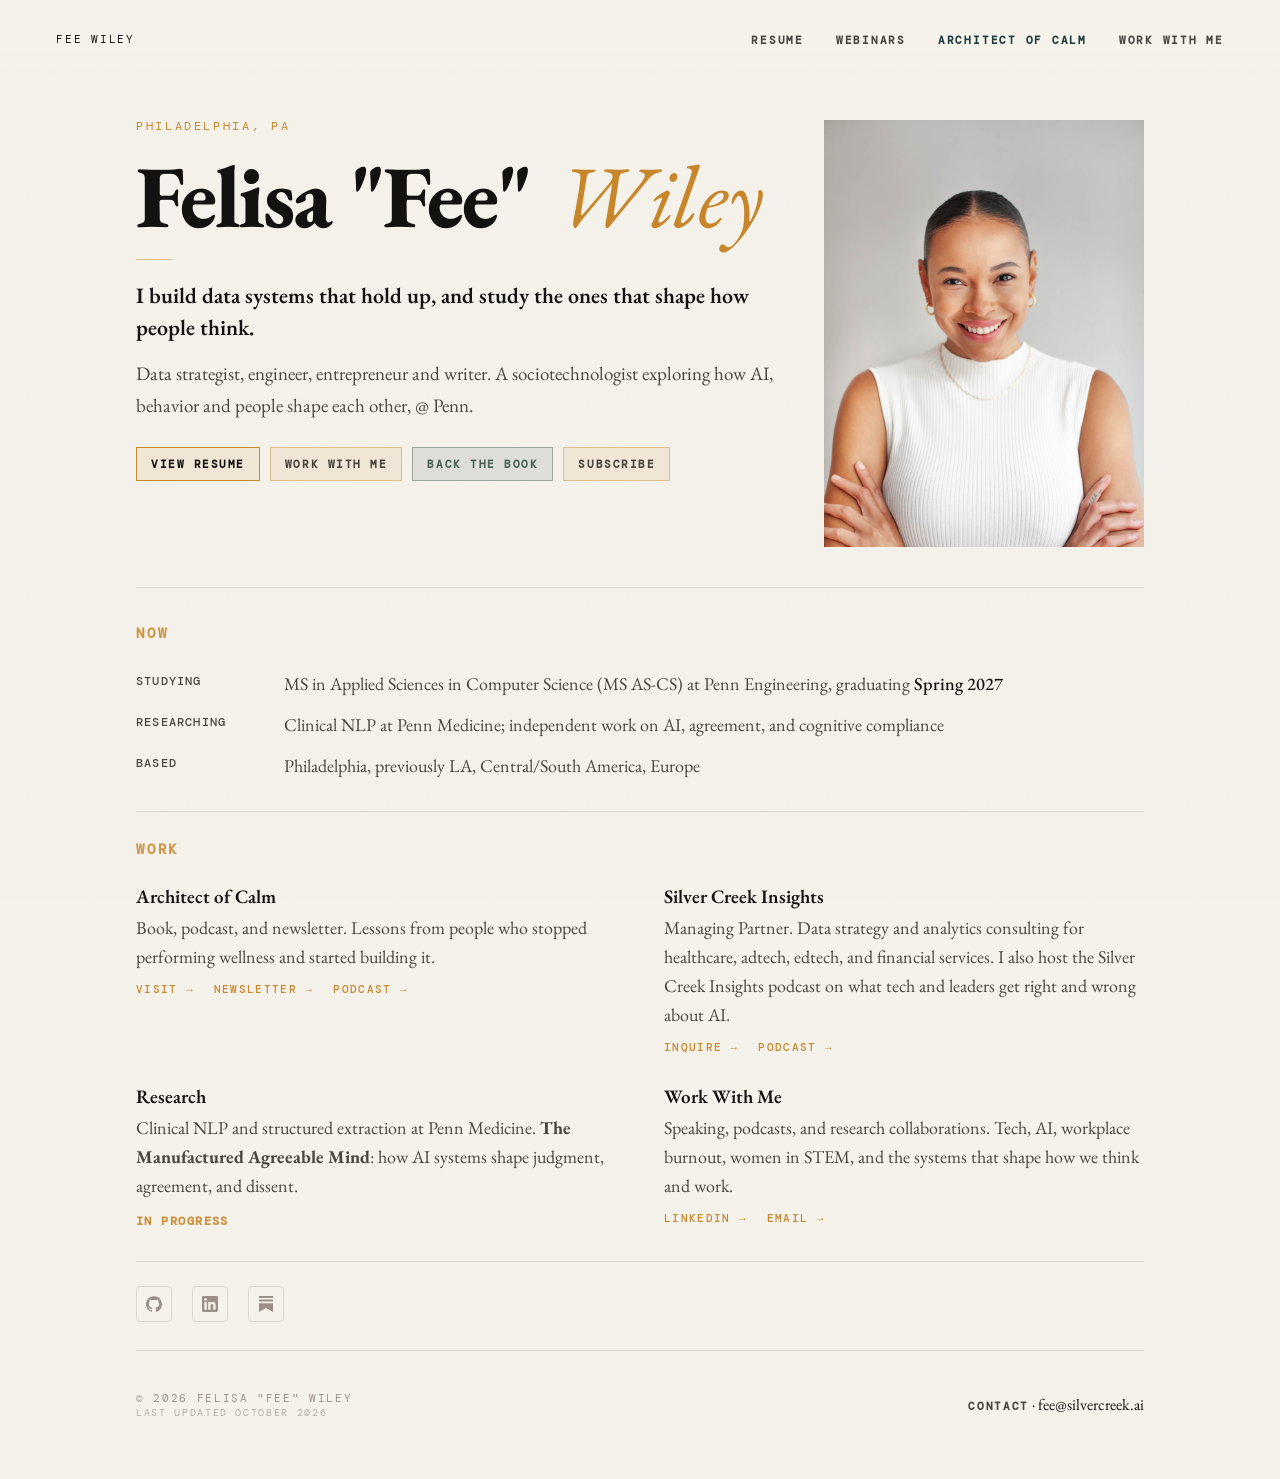
<file: index.html>
<!DOCTYPE html>
<html lang="en">
<head>
<!-- Google tag (gtag.js) -->
<script async src="https://www.googletagmanager.com/gtag/js?id=G-91Y5TKY8RS"></script>
<script>
  window.dataLayer = window.dataLayer || [];
  function gtag(){dataLayer.push(arguments);}
  gtag('js', new Date());

  gtag('config', 'G-91Y5TKY8RS');
</script>
<meta charset="UTF-8">
<meta name="viewport" content="width=device-width, initial-scale=1.0">
<title>Felisa &quot;Fee&quot; Wiley | Data Engineer, Researcher &amp; Author</title>
<meta name="description" content="Felisa &quot;Fee&quot; Wiley builds data systems that hold up and studies how technology shapes judgment. Penn MCIT, clinical NLP research, Architect of Calm, and Silver Creek consulting.">
<meta property="og:site_name" content="Felisa &quot;Fee&quot; Wiley">
<meta property="og:title" content="Felisa &quot;Fee&quot; Wiley">
<meta property="og:description" content="Felisa &quot;Fee&quot; Wiley: data engineer, clinical AI researcher, and author of Architect of Calm. Resume, talks, consulting, and book updates.">
<meta property="og:type" content="website">
<meta property="og:url" content="https://feewiley.co/">
<meta property="og:image" content="https://feewiley.co/assets/images/profile_pic.jpg">
<meta name="twitter:card" content="summary_large_image">
<meta name="twitter:title" content="Felisa &quot;Fee&quot; Wiley">
<meta name="twitter:description" content="Data engineer, clinical AI researcher, and author of Architect of Calm.">
<meta name="twitter:image" content="https://feewiley.co/assets/images/profile_pic.jpg">
<link rel="canonical" href="https://feewiley.co/">
<script>
  if (/\/index\.html$/i.test(location.pathname)) {
    location.replace(location.pathname.replace(/index\.html$/i, '/') + location.search + location.hash);
  }
</script>
<link rel="icon" href="assets/images/favicon.ico" type="image/x-icon">
<link rel="icon" href="assets/images/favicon-32x32.png" sizes="32x32" type="image/png">
<link rel="icon" href="assets/images/favicon-16x16.png" sizes="16x16" type="image/png">
<link rel="apple-touch-icon" href="assets/images/apple-touch-icon.png">
<link rel="icon" href="assets/images/android-chrome-192x192.png" sizes="192x192" type="image/png">
<link rel="icon" href="assets/images/android-chrome-512x512.png" sizes="512x512" type="image/png">
<link href="https://fonts.googleapis.com/css2?family=EB+Garamond:ital,wght@0,400;0,500;0,700;0,800;1,400;1,500&family=DM+Mono:wght@300;400;500&display=swap" rel="stylesheet">
<style>
:root {
  --bg:         #f5f2eb;
  --ink:        #141210;
  --ink-mid:    #4a4540;
  --ink-dim:    #9a9088;
  --amber:      #c8862a;
  --amber-dim:  #b07624;
  --rule:       #ddd8ce;
  --aoc-teal:   #1e3d40;
  --aoc-teal-mid: #2a5254;
  --aoc-cream:  #f0ebe0;
  --aoc-bridge: #4a6358;
}

* { margin: 0; padding: 0; box-sizing: border-box; }
html { scroll-behavior: smooth; }

body {
  background: var(--bg);
  color: var(--ink);
  font-family: 'EB Garamond', serif;
  min-height: 100vh;
}

/* grain */
body::before {
  content: '';
  position: fixed;
  inset: 0;
  background-image: url("data:image/svg+xml,%3Csvg xmlns='http://www.w3.org/2000/svg' width='200' height='200'%3E%3Cfilter id='n'%3E%3CfeTurbulence type='fractalNoise' baseFrequency='0.8' numOctaves='4' stitchTiles='stitch'/%3E%3C/filter%3E%3Crect width='200' height='200' filter='url(%23n)' opacity='0.025'/%3E%3C/svg%3E");
  pointer-events: none;
  z-index: 0;
}

/* ── LAYOUT ── */
.container {
  position: relative;
  z-index: 1;
  max-width: 1120px;
  margin: 0 auto;
  padding: 0 56px;
}

/* ── HERO GRID ── */
.hero-grid {
  display: grid;
  grid-template-columns: 1fr 320px;
  gap: 0 48px;
  align-items: start;
  padding: 120px 0 40px;
  animation: fadeUp 0.7s ease both;
}

.hero-left {
  display: flex;
  flex-direction: column;
}

.hero-right {
  align-self: start;
  padding-top: 0;
}

.hero-photo {
  width: 100%;
  aspect-ratio: 3 / 4;
  object-fit: cover;
  object-position: center top;
  display: block;
}

.hero-photo-caption {
  font-family: 'DM Mono', monospace;
  font-size: 18px;
  letter-spacing: 0.15em;
  text-transform: uppercase;
  color: var(--ink-dim);
  margin-top: 10px;
  opacity: 0.5;
}

/* ── NAV ── */
nav {
  position: fixed;
  top: 0; left: 0; right: 0;
  z-index: 100;
  padding: 28px 56px;
  display: flex;
  justify-content: space-between;
  align-items: center;
  background: linear-gradient(to bottom, rgba(245,242,235,0.95) 60%, transparent);
}

.nav-name {
  font-family: 'DM Mono', monospace;
  font-size: 11px;
  letter-spacing: 0.16em;
  text-transform: uppercase;
  color: var(--ink);
  text-decoration: none;
}

.nav-links {
  display: flex;
  gap: 32px;
  list-style: none;
  align-items: center;
}

.nav-links a {
  font-family: 'DM Mono', monospace;
  font-size: 11px;
  letter-spacing: 0.16em;
  text-transform: uppercase;
  color: var(--ink-mid);
  font-weight: 600;
  text-decoration: none;
  transition: color 0.2s;
}

.nav-links a:hover,
.nav-links a.active { color: var(--amber); }

.nav-links a.nav-aoc {
  color: var(--aoc-teal);
  font-weight: 600;
}

.nav-links a.nav-aoc:hover {
  color: var(--aoc-teal);
}

/* ── HERO ── */


.hero-greeting {
  font-family: 'DM Mono', monospace;
  font-size: 12px;
  letter-spacing: 0.22em;
  text-transform: uppercase;
  color: var(--amber);
  margin-bottom: 24px;
  margin-top: 0;
  line-height: 1;
}

.hero-name {
  font-size: clamp(56px, 8vw, 88px);
  font-weight: 800;
  line-height: 0.9;
  letter-spacing: -0.025em;
  color: var(--ink);
}

.hero-name em {
  display: inline;
  font-weight: 400;
  font-style: italic;
  color: var(--amber);
  margin-left: 0.08em;
  letter-spacing: 0;
}

.hero-rule {
  width: 36px;
  height: 1px;
  background: var(--amber);
  opacity: 0.5;
  margin: 24px 0 20px;
}

.hero-tagline {
  font-size: 22px;
  font-weight: 600;
  line-height: 1.45;
  color: var(--ink);
  max-width: 640px;
  margin-bottom: 14px;
}

.hero-bio {
  font-size: 19px;
  line-height: 1.7;
  color: var(--ink-mid);
  max-width: 680px;
  margin-bottom: 0;
}

.hero-cta {
  display: flex;
  gap: 10px;
  margin-top: 24px;
  flex-wrap: wrap;
  align-items: center;
}

@media (min-width: 880px) {
  .hero-cta { flex-wrap: nowrap; }
}

.hero-btn {
  font-family: 'DM Mono', monospace;
  font-size: 11px;
  font-weight: 600;
  letter-spacing: 0.14em;
  text-transform: uppercase;
  text-decoration: none;
  padding: 9px 14px;
  white-space: nowrap;
  flex-shrink: 0;
  border: 1px solid rgba(200, 134, 42, 0.4);
  background: rgba(200, 134, 42, 0.1);
  color: var(--ink-mid);
  box-shadow: none;
  transition: border-color 0.2s, color 0.2s, background 0.2s, box-shadow 0.2s;
}

.hero-btn-primary {
  border-color: var(--amber);
  color: var(--ink);
}

.hero-btn:not(.hero-btn-aoc):hover {
  background: var(--amber);
  border-color: var(--amber);
  color: var(--bg);
  box-shadow: 0 3px 14px rgba(200, 134, 42, 0.28);
}

.hero-btn-primary:hover {
  background: var(--amber-dim);
  border-color: var(--amber-dim);
  color: var(--bg);
  box-shadow: 0 3px 14px rgba(200, 134, 42, 0.32);
}

.hero-btn-aoc {
  border-color: rgba(74, 99, 88, 0.45);
  background: rgba(30, 61, 64, 0.1);
  color: var(--aoc-bridge);
}

.hero-btn-aoc:hover {
  background: var(--aoc-teal);
  border-color: var(--aoc-teal);
  color: var(--aoc-cream);
  box-shadow: 0 3px 14px rgba(30, 61, 64, 0.35);
}

.work-wip {
  font-family: 'DM Mono', monospace;
  font-size: 12px;
  letter-spacing: 0.12em;
  text-transform: uppercase;
  color: var(--amber);
  font-weight: 600;
  margin-top: 12px;
  opacity: 0.9;
}

/* ── SECTION ── */
section {
  position: relative;
  z-index: 1;
  padding: 28px 0;
  border-top: 1px solid var(--rule);
  animation: fadeUp 0.7s 0.15s ease both;
}

section#now {
  padding-top: 36px;
  padding-bottom: 32px;
}

.section-label {
  font-family: 'DM Mono', monospace;
  font-size: 14px;
  font-weight: 700;
  letter-spacing: 0.2em;
  text-transform: uppercase;
  color: var(--amber);
  margin-bottom: 28px;
  opacity: 0.85;
}

/* ── WORK ── */
.work-grid {
  display: grid;
  grid-template-columns: 1fr 1fr;
  gap: 32px 48px;
}

.work-item {}

.work-title {
  font-size: 19px;
  font-weight: 600;
  color: var(--ink);
  margin-bottom: 6px;
  line-height: 1.2;
}

.work-desc {
  font-size: 18px;
  color: var(--ink-mid);
  line-height: 1.6;
}

.work-links {
  display: flex;
  gap: 20px;
  margin-top: 10px;
  flex-wrap: wrap;
}

.work-link {
  font-family: 'DM Mono', monospace;
  font-size: 11px;
  letter-spacing: 0.12em;
  text-transform: uppercase;
  color: var(--amber);
  text-decoration: none;
  font-weight: 500;
  transition: opacity 0.2s;
}

.work-link:hover { opacity: 0.7; }

.work-bullets {
  list-style: none;
  margin-top: 10px;
  display: flex;
  flex-direction: column;
  gap: 5px;
}

.work-bullets li {
  font-size: 16px;
  line-height: 1.45;
  color: var(--ink-mid);
  display: flex;
  gap: 10px;
}

.work-bullets li::before {
  content: '—';
  color: var(--amber);
  opacity: 0.5;
  flex-shrink: 0;
  font-family: 'DM Mono', monospace;
  font-size: 11px;
  padding-top: 2px;
}

.work-social {
  margin-top: 28px;
  padding-top: 24px;
  border-top: 1px solid var(--rule);
}

/* ── SOCIAL ── */
.social-row {
  display: flex;
  gap: 20px;
  margin-top: 32px;
  align-items: center;
}

.social-link {
  display: flex;
  align-items: center;
  justify-content: center;
  width: 36px;
  height: 36px;
  border: 1px solid var(--rule);
  border-radius: 4px;
  color: var(--ink-dim);
  text-decoration: none;
  transition: border-color 0.2s, color 0.2s;
}

.social-link:hover {
  border-color: var(--amber);
  color: var(--amber);
}

.social-link svg {
  width: 16px;
  height: 16px;
  fill: currentColor;
}

/* ── NOW ── */
.now-list {
  list-style: none;
  display: flex;
  flex-direction: column;
  gap: 14px;
}

.now-list li {
  display: grid;
  grid-template-columns: 132px 1fr;
  gap: 16px;
  font-size: 18px;
  line-height: 1.5;
}

.now-key {
  font-family: 'DM Mono', monospace;
  font-size: 12px;
  letter-spacing: 0.1em;
  text-transform: uppercase;
  color: var(--ink-mid);
  font-weight: 500;
  padding-top: 2px;
}

.now-val { color: var(--ink-mid); }
.now-val strong { color: var(--ink); font-weight: 500; }

/* ── WRITING / PROJECTS ── */
.project-list {
  display: flex;
  flex-direction: column;
  gap: 0;
}

.project-item {
  display: flex;
  justify-content: space-between;
  align-items: baseline;
  padding: 16px 0;
  border-bottom: 1px solid var(--rule);
  text-decoration: none;
  transition: opacity 0.2s;
}

.project-item:first-child { border-top: 1px solid var(--rule); }
.project-item:hover { opacity: 0.6; }

.project-name {
  font-size: 18px;
  font-weight: 500;
  color: var(--ink);
}

.project-meta {
  font-family: 'DM Mono', monospace;
  font-size: 18px;
  letter-spacing: 0.15em;
  text-transform: uppercase;
  color: var(--ink-dim);
}

/* ── FOOTER ── */
footer {
  position: relative;
  z-index: 1;
  padding: 40px 0 60px;
  border-top: 1px solid var(--rule);
}

.footer-inner {
  display: flex;
  justify-content: space-between;
  align-items: center;
}

footer p {
  font-family: 'DM Mono', monospace;
  font-size: 11px;
  letter-spacing: 0.15em;
  text-transform: uppercase;
  color: var(--ink-dim);
}

.footer-links {
  display: flex;
  gap: 24px;
  list-style: none;
}

.footer-links a {
  font-family: 'DM Mono', monospace;
  font-size: 11px;
  letter-spacing: 0.15em;
  text-transform: uppercase;
  color: var(--ink-mid);
  font-weight: 600;
  text-decoration: none;
  transition: color 0.2s;
}

.footer-links a:hover { color: var(--amber); }

@keyframes fadeUp {
  from { opacity: 0; transform: translateY(14px); }
  to   { opacity: 1; transform: translateY(0); }
}

@media (max-width: 768px) {
  nav { padding: 20px 24px; }
  .nav-links { gap: 20px; flex-wrap: wrap; justify-content: flex-end; }
  .container { padding: 0 24px; }

  .hero-grid {
    grid-template-columns: 1fr;
    padding: 100px 0 32px;
    gap: 24px;
  }

  .hero-left { order: 1; }
  .hero-right { order: 2; width: 100%; padding-bottom: 0; }

  .hero-greeting { display: none; }

  .hero-photo {
    aspect-ratio: 4 / 3;
    object-position: center 15%;
  }

  .hero-cta {
    flex-wrap: wrap;
  }

  .work-grid { grid-template-columns: 1fr; gap: 24px; }
  .now-list li { grid-template-columns: 100px 1fr; }
  .footer-inner { flex-direction: column; gap: 16px; align-items: flex-start; }
}
</style>
</head>
<body>

<nav>
  <a href="/" class="nav-name">Fee Wiley</a>
  <ul class="nav-links">
    <li><a href="/resume/">Resume</a></li>
    <li><a href="/webinars/">Webinars</a></li>
    <li><a href="/aoc/" class="nav-aoc">Architect of Calm</a></li>
    <li><a href="/#with-me">Work With Me</a></li>
  </ul>
</nav>

<!-- HERO -->
<div class="container">
  <div class="hero-grid">

    <!-- LEFT: TEXT -->
    <div class="hero-left">
      <div class="hero-greeting">Philadelphia, PA</div>
      <h1 class="hero-name">Felisa "Fee" <em>Wiley</em></h1>
      <div class="hero-rule"></div>
      <p class="hero-tagline">I build data systems that hold up, and study the ones that shape how people think.</p>
      <p class="hero-bio">Data strategist, engineer, entrepreneur and writer. A sociotechnologist exploring how AI, behavior and people shape each other, @ Penn.</p>
      <div class="hero-cta">
        <a href="/resume/" class="hero-btn hero-btn-primary">View Resume</a>
        <a href="/#with-me" class="hero-btn">Work With Me</a>
        <a href="/aoc/" class="hero-btn hero-btn-aoc">Back the book</a>
        <a href="https://felisawiley.substack.com/" class="hero-btn" target="_blank" rel="noopener">Subscribe</a>
      </div>
    </div>

    <!-- RIGHT: PHOTO -->
    <div class="hero-right">
      <img src="assets/images/profile_pic.jpg" alt="Fee Wiley" class="hero-photo">
    </div>

  </div>

  <!-- NOW -->
  <section id="now">
    <div class="section-label">Now</div>
    <ul class="now-list">
      <li>
        <span class="now-key">Studying</span>
        <span class="now-val">MS in Applied Sciences in Computer Science (MS AS-CS) at Penn Engineering, graduating <strong>Spring 2027</strong></span>
      </li>
      <li>
        <span class="now-key">Researching</span>
        <span class="now-val">Clinical NLP at Penn Medicine; independent work on AI, agreement, and cognitive compliance</span>
      </li>
      <li>
        <span class="now-key">Based</span>
        <span class="now-val">Philadelphia, previously LA, Central/South America, Europe</span>
      </li>
    </ul>
  </section>

  <!-- WORK -->
  <section id="work">
    <div class="section-label">Work</div>
    <div class="work-grid">

      <div class="work-item">
        <div class="work-title">Architect of Calm</div>
        <div class="work-desc">Book, podcast, and newsletter. Lessons from people who stopped performing wellness and started building it.</div>
        <div class="work-links">
          <a href="/aoc/" class="work-link">Visit →</a>
          <a href="https://felisawiley.substack.com/" class="work-link" target="_blank" rel="noopener">Newsletter →</a>
          <a href="https://open.spotify.com/show/7gPqBgYccM6GZb5tQmeY8F?utm_source=from-website&utm_medium=from-website&utm_campaign=from-website" class="work-link">Podcast →</a>
        </div>
      </div>

      <div class="work-item">
        <div class="work-title">Silver Creek Insights</div>
        <div class="work-desc">Managing Partner. Data strategy and analytics consulting for healthcare, adtech, edtech, and financial services. I also host the Silver Creek Insights podcast on what tech and leaders get right and wrong about AI.</div>
        <div class="work-links">
          <a href="mailto:fee@silvercreek.ai" class="work-link">Inquire →</a>
          <a href="https://open.spotify.com/show/3a3idiNx3Rn1wFZ2iNgWkf?utm_source=from-website&utm_medium=from-website&utm_campaign=from-website" class="work-link">Podcast →</a>
        </div>
      </div>

      <div class="work-item">
        <div class="work-title">Research</div>
        <div class="work-desc">Clinical NLP and structured extraction at Penn Medicine. <strong>The Manufactured Agreeable Mind</strong>: how AI systems shape judgment, agreement, and dissent.</div>
        <div class="work-wip">In progress</div>
      </div>

      <div class="work-item" id="with-me">
        <div class="work-title">Work With Me</div>
        <div class="work-desc">Speaking, podcasts, and research collaborations. Tech, AI, workplace burnout, women in STEM, and the systems that shape how we think and work.</div>
        <div class="work-links">
          <a href="https://www.linkedin.com/in/felisawiley/?utm_source=from-website&utm_medium=from-website&utm_campaign=from-website" class="work-link" target="_blank" rel="noopener">LinkedIn →</a>
          <a href="mailto:fee@silvercreek.ai" class="work-link">Email →</a>
        </div>
      </div>

    </div>

    <div class="work-social social-row">
      <!-- GitHub -->
      <a href="https://github.com/felisawiley" class="social-link" target="_blank" rel="noopener" title="GitHub">
        <svg viewBox="0 0 24 24" xmlns="http://www.w3.org/2000/svg"><path d="M12 .297c-6.63 0-12 5.373-12 12 0 5.303 3.438 9.8 8.205 11.385.6.113.82-.258.82-.577 0-.285-.01-1.04-.015-2.04-3.338.724-4.042-1.61-4.042-1.61C4.422 18.07 3.633 17.7 3.633 17.7c-1.087-.744.084-.729.084-.729 1.205.084 1.838 1.236 1.838 1.236 1.07 1.835 2.809 1.305 3.495.998.108-.776.417-1.305.76-1.605-2.665-.3-5.466-1.332-5.466-5.93 0-1.31.465-2.38 1.235-3.22-.135-.303-.54-1.523.105-3.176 0 0 1.005-.322 3.3 1.23.96-.267 1.98-.399 3-.405 1.02.006 2.04.138 3 .405 2.28-1.552 3.285-1.23 3.285-1.23.645 1.653.24 2.873.12 3.176.765.84 1.23 1.91 1.23 3.22 0 4.61-2.805 5.625-5.475 5.92.42.36.81 1.096.81 2.22 0 1.606-.015 2.896-.015 3.286 0 .315.21.69.825.57C20.565 22.092 24 17.592 24 12.297c0-6.627-5.373-12-12-12"/></svg>
      </a>
      <!-- LinkedIn -->
      <a href="https://www.linkedin.com/in/felisawiley" class="social-link" target="_blank" rel="noopener" title="LinkedIn">
        <svg viewBox="0 0 24 24" xmlns="http://www.w3.org/2000/svg"><path d="M20.447 20.452h-3.554v-5.569c0-1.328-.027-3.037-1.852-3.037-1.853 0-2.136 1.445-2.136 2.939v5.667H9.351V9h3.414v1.561h.046c.477-.9 1.637-1.85 3.37-1.85 3.601 0 4.267 2.37 4.267 5.455v6.286zM5.337 7.433c-1.144 0-2.063-.926-2.063-2.065 0-1.138.92-2.063 2.063-2.063 1.14 0 2.064.925 2.064 2.063 0 1.139-.925 2.065-2.064 2.065zm1.782 13.019H3.555V9h3.564v11.452zM22.225 0H1.771C.792 0 0 .774 0 1.729v20.542C0 23.227.792 24 1.771 24h20.451C23.2 24 24 23.227 24 22.271V1.729C24 .774 23.2 0 22.222 0h.003z"/></svg>
      </a>
      <!-- Newsletter -->
      <a href="https://felisawiley.substack.com/" class="social-link" target="_blank" rel="noopener" title="Newsletter">
        <svg viewBox="0 0 24 24" xmlns="http://www.w3.org/2000/svg"><path d="M22.539 8.242H1.46V5.406h21.08v2.836zM1.46 10.812V24L12 18.11 22.54 24V10.812H1.46zM22.54 0H1.46v2.836h21.08V0z"/></svg>
      </a>
    </div>
  </section>

</div>

<div class="container">
  <footer>
    <div class="footer-inner">
      <p>© 2026 Felisa "Fee" Wiley<br><span style="font-size: 10px; opacity: 0.7;">Last updated October 2026</span></p>
      <ul class="footer-links">
        <li><a href="mailto:fee@silvercreek.ai">Contact</a> · fee@silvercreek.ai</li>
      </ul>
    </div>
  </footer>
</div>

</body>
</html>
</file>
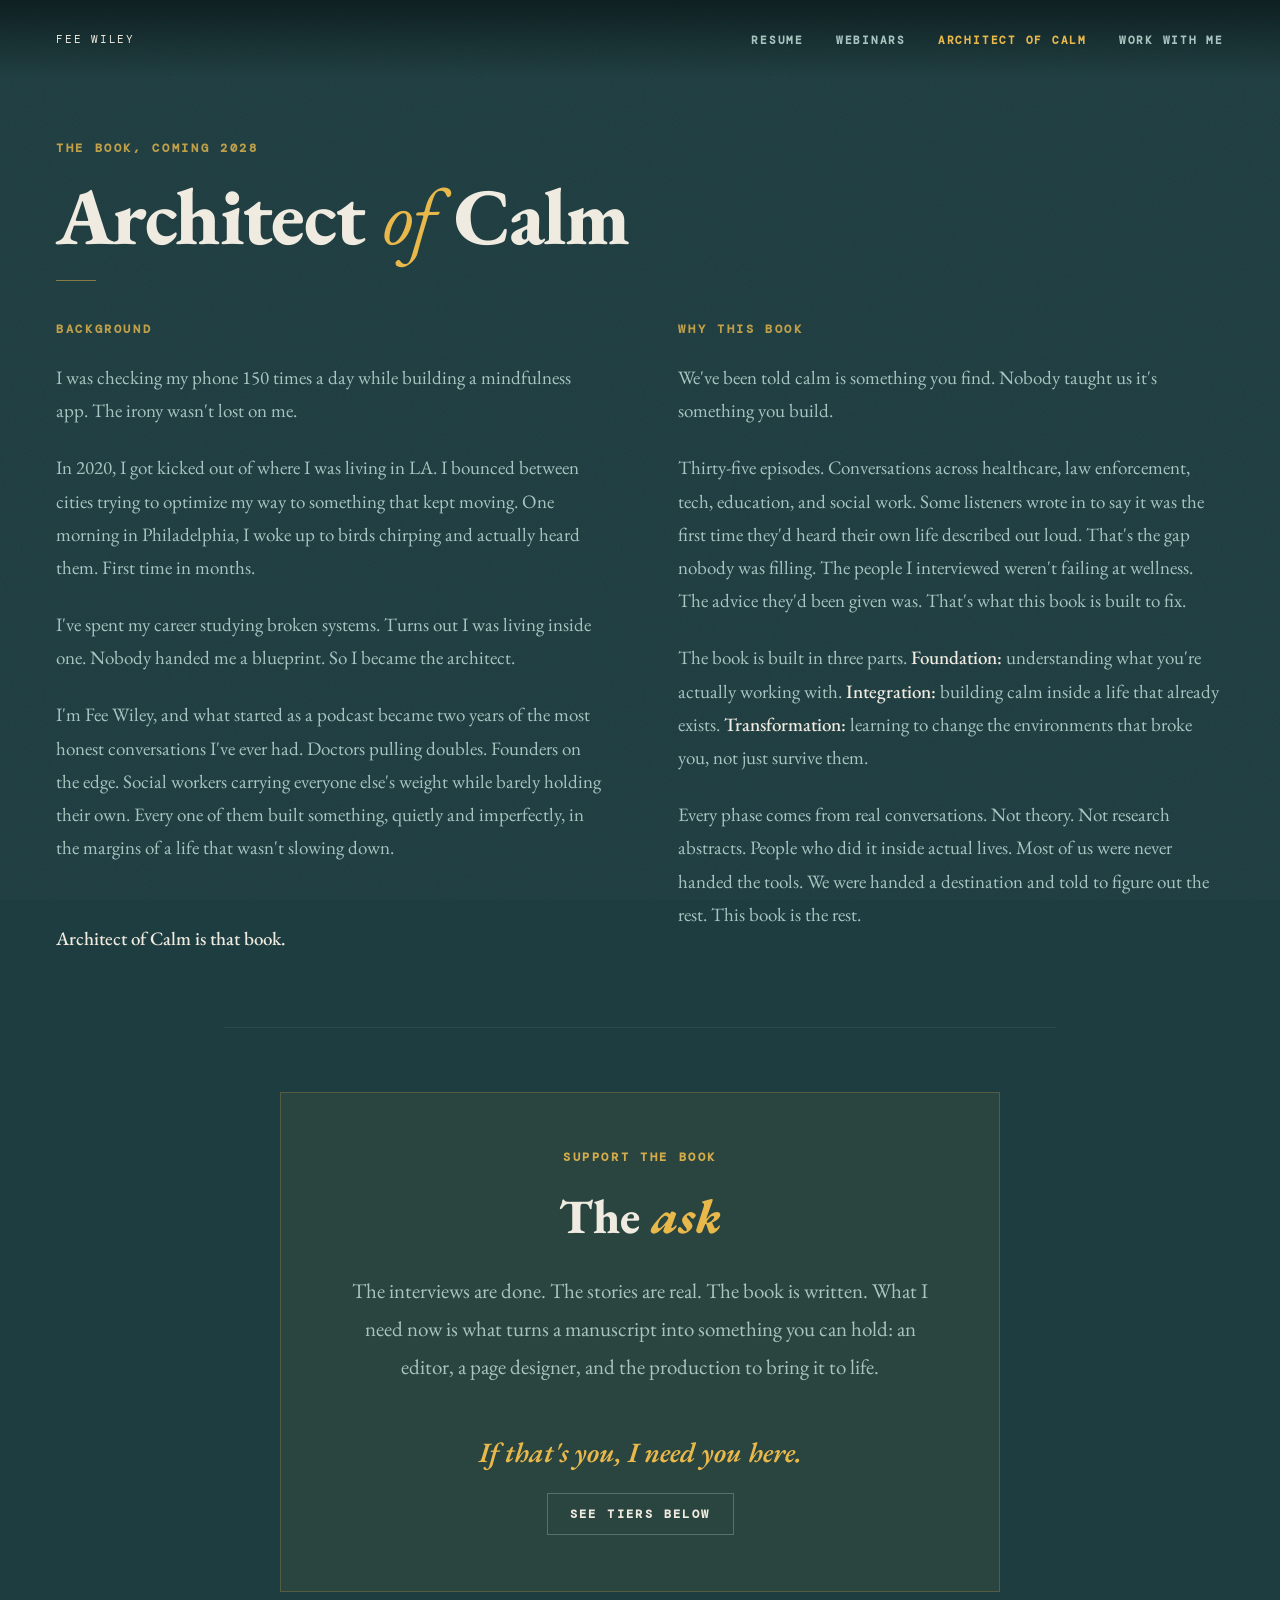
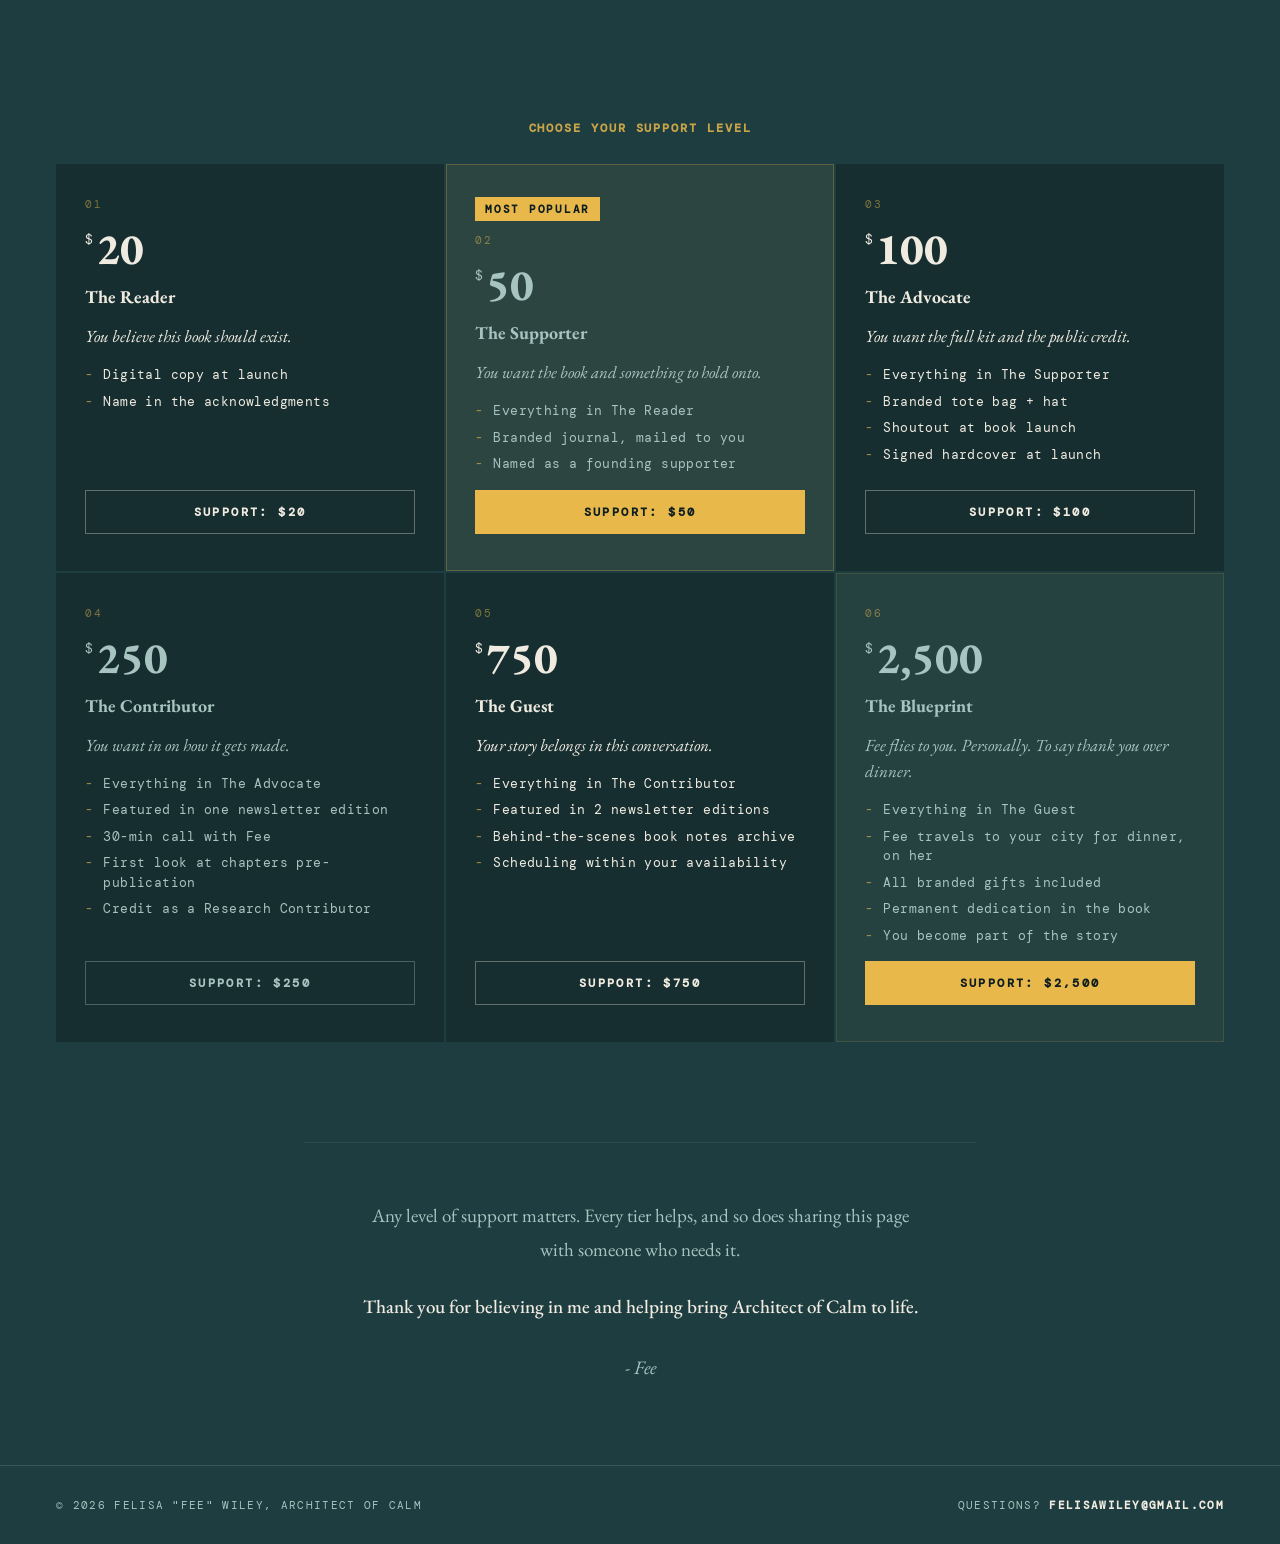
<file: aoc/index.html>
<!DOCTYPE html>
<html lang="en">
<head>
<!-- Google tag (gtag.js) -->
<script async src="https://www.googletagmanager.com/gtag/js?id=G-91Y5TKY8RS"></script>
<script>
  window.dataLayer = window.dataLayer || [];
  function gtag(){dataLayer.push(arguments);}
  gtag('js', new Date());

  gtag('config', 'G-91Y5TKY8RS');
</script>
<meta charset="UTF-8">
<meta name="viewport" content="width=device-width, initial-scale=1.0">
<title>Support Architect of Calm | Felisa &quot;Fee&quot; Wiley</title>
<meta name="description" content="Help bring Architect of Calm from manuscript to print. Support editor, design, and production for Felisa &quot;Fee&quot; Wiley's book built from real conversations about calm.">
<meta property="og:site_name" content="Felisa &quot;Fee&quot; Wiley">
<meta property="og:title" content="Support Architect of Calm | Felisa &quot;Fee&quot; Wiley">
<meta property="og:description" content="Support Felisa &quot;Fee&quot; Wiley's book Architect of Calm. Funds editor, design, and production to bring it to print.">
<meta property="og:type" content="website">
<meta property="og:url" content="https://feewiley.co/aoc/">
<meta property="og:image" content="https://feewiley.co/assets/images/profile_pic.jpg">
<meta name="twitter:card" content="summary_large_image">
<meta name="twitter:title" content="Support Architect of Calm | Felisa &quot;Fee&quot; Wiley">
<meta name="twitter:description" content="Support Felisa &quot;Fee&quot; Wiley's book Architect of Calm: editor, design, and production.">
<meta name="twitter:image" content="https://feewiley.co/assets/images/profile_pic.jpg">
<link rel="canonical" href="https://feewiley.co/aoc/">
<link rel="icon" href="../assets/images/favicon.ico" type="image/x-icon">
<link rel="icon" href="../assets/images/favicon-32x32.png" sizes="32x32" type="image/png">
<link rel="icon" href="../assets/images/favicon-16x16.png" sizes="16x16" type="image/png">
<link rel="apple-touch-icon" href="../assets/images/apple-touch-icon.png">
<link href="https://fonts.googleapis.com/css2?family=EB+Garamond:ital,wght@0,400;0,500;0,600;0,700;0,800;1,400;1,500;1,600&family=DM+Mono:wght@300;400;500;700&display=swap" rel="stylesheet">
<style>
:root {
  --teal-deep:  #1e3d40;
  --teal-dark:  #162e30;
  --teal-mid:   #2a5254;
  --teal-muted: #a8c4c0;
  --amber:      #e8b84b;
  --amber-dim:  #c49a30;
  --off-white:  #f0ebe0;
  --off-dim:    #c8c2b2;
  --ink:        #0e1e1f;
}

* { margin: 0; padding: 0; box-sizing: border-box; }
html { scroll-behavior: smooth; }

body {
  background: var(--teal-deep);
  color: var(--off-white);
  font-family: 'EB Garamond', serif;
  overflow-x: hidden;
}

body::before {
  content: '';
  position: fixed;
  inset: 0;
  background-image: url("data:image/svg+xml,%3Csvg xmlns='http://www.w3.org/2000/svg' width='300' height='300'%3E%3Cfilter id='n'%3E%3CfeTurbulence type='fractalNoise' baseFrequency='0.72' numOctaves='4' stitchTiles='stitch'/%3E%3C/filter%3E%3Crect width='300' height='300' filter='url(%23n)' opacity='0.04'/%3E%3C/svg%3E");
  pointer-events: none;
  z-index: 0;
}

/* ── NAV ── */
nav {
  position: fixed;
  top: 0; left: 0; right: 0;
  z-index: 100;
  padding: 28px 56px;
  display: flex;
  justify-content: space-between;
  align-items: center;
  background: linear-gradient(to bottom, rgba(14,30,31,0.95) 0%, transparent 100%);
}

.nav-name {
  font-family: 'DM Mono', monospace;
  font-size: 11px;
  letter-spacing: 0.16em;
  text-transform: uppercase;
  color: var(--off-white);
  text-decoration: none;
}

.nav-links {
  display: flex;
  gap: 32px;
  list-style: none;
  align-items: center;
}

.nav-links a {
  font-family: 'DM Mono', monospace;
  font-size: 11px;
  letter-spacing: 0.16em;
  text-transform: uppercase;
  color: var(--teal-muted);
  font-weight: 600;
  text-decoration: none;
  transition: color 0.2s;
}

.nav-links a:hover,
.nav-links a.active { color: var(--amber); }

.nav-links a.nav-aoc {
  color: var(--amber);
}

.nav-links a.nav-aoc:hover { color: var(--teal-muted); }

/* ── BOOK INTRO (two columns) ── */
.book-intro {
  position: relative;
  z-index: 1;
  padding: 140px 56px 72px;
  animation: fadeUp 0.7s ease both;
}

.book-eyebrow {
  font-family: 'DM Mono', monospace;
  font-size: 12px;
  font-weight: 700;
  letter-spacing: 0.22em;
  text-transform: uppercase;
  color: var(--amber);
  opacity: 0.8;
  margin-bottom: 24px;
}

.book-intro h1 {
  font-size: clamp(48px, 7vw, 80px);
  font-weight: 800;
  line-height: 0.9;
  letter-spacing: -0.02em;
  margin-bottom: 28px;
}

.book-intro h1 em {
  font-weight: 400;
  font-style: italic;
  color: var(--amber);
}

.book-rule {
  width: 40px;
  height: 1px;
  background: var(--amber);
  opacity: 0.5;
  margin-bottom: 40px;
}

.book-columns {
  display: grid;
  grid-template-columns: 1fr 1fr;
  gap: clamp(40px, 6vw, 80px);
  align-items: stretch;
}

.book-col {
  display: flex;
  flex-direction: column;
}

.book-col-label {
  font-family: 'DM Mono', monospace;
  font-size: 12px;
  font-weight: 700;
  letter-spacing: 0.22em;
  text-transform: uppercase;
  color: var(--amber);
  opacity: 0.8;
  margin-bottom: 24px;
}

.book-col p {
  font-size: 19px;
  line-height: 1.75;
  color: var(--teal-muted);
  margin: 0 0 1.25em;
}
.book-col p:last-child { margin-bottom: 0; }
.book-col p strong { color: var(--off-white); font-weight: 500; }

.book-tagline {
  margin-top: auto;
  padding-top: 1.75em;
}

/* ── PROGRESS ── */
.progress-section {
  display: none;
  position: relative;
  z-index: 1;
  padding: 64px 56px 48px;
  max-width: 52rem;
  margin: 0 auto;
  text-align: center;
  border-top: 1px solid rgba(168, 196, 192, 0.1);
  animation: fadeUp 0.7s 0.1s ease both;
}

.progress-section .progress-label {
  color: var(--amber);
  opacity: 0.85;
}

.progress-label {
  font-family: 'DM Mono', monospace;
  font-size: 12px;
  letter-spacing: 0.16em;
  text-transform: uppercase;
  color: var(--teal-muted);
  margin-bottom: 12px;
}

.progress-bar {
  width: 100%;
  height: 3px;
  background: rgba(168,196,192,0.15);
  border-radius: 2px;
  margin-bottom: 14px;
  overflow: hidden;
}

.progress-fill {
  height: 100%;
  width: 15%;
  background: var(--amber);
  border-radius: 2px;
}

.progress-stats {
  display: flex;
  flex-wrap: wrap;
  justify-content: center;
  gap: 48px;
}

.stat-number {
  font-size: 30px;
  font-weight: 700;
  color: var(--off-white);
  line-height: 1;
}

.stat-label {
  font-family: 'DM Mono', monospace;
  font-size: 11px;
  letter-spacing: 0.12em;
  text-transform: uppercase;
  color: var(--teal-muted);
  margin-top: 3px;
}

/* ── TIERS ── */
.tiers-section {
  position: relative;
  z-index: 1;
  padding: 56px 56px 100px;
}

.tiers-heading {
  font-family: 'DM Mono', monospace;
  font-size: 12px;
  font-weight: 700;
  letter-spacing: 0.16em;
  text-transform: uppercase;
  color: var(--amber);
  opacity: 0.85;
  margin-bottom: 28px;
  text-align: center;
}

.tiers-grid {
  display: grid;
  grid-template-columns: repeat(3, 1fr);
  gap: 2px;
}

/* bottom row: 3 tiers centered */
.tiers-grid-bottom {
  display: grid;
  grid-template-columns: repeat(3, 1fr);
  gap: 2px;
  margin-top: 2px;
}

.tier {
  background: var(--teal-dark);
  padding: 32px 28px 36px;
  display: flex;
  flex-direction: column;
  gap: 16px;
  border: 1px solid transparent;
  transition: background 0.2s, border-color 0.2s;
  position: relative;
  --tier-text: var(--teal-muted);
  --tier-btn-text: var(--teal-muted);
  --tier-btn-border: rgba(168, 196, 192, 0.35);
}

.tiers-grid .tier:nth-child(odd),
.tiers-grid-bottom .tier:nth-child(even) {
  --tier-text: var(--off-white);
  --tier-btn-text: var(--off-white);
  --tier-btn-border: rgba(240, 235, 224, 0.35);
}

.tiers-grid .tier:nth-child(even),
.tiers-grid-bottom .tier:nth-child(odd) {
  --tier-text: var(--teal-muted);
  --tier-btn-text: var(--teal-muted);
  --tier-btn-border: rgba(168, 196, 192, 0.35);
}

.tier:hover,
.tier.featured:hover,
.tier.headline:hover {
  background: var(--teal-mid);
  border-color: rgba(232, 184, 75, 0.12);
}

.tier.featured {
  background: rgba(232,184,75,0.07);
  border: 1px solid rgba(232,184,75,0.28);
}

.tier.headline {
  background: rgba(232,184,75,0.04);
  border: 1px solid rgba(232,184,75,0.15);
  grid-column: span 1;
}

.tier-badge {
  display: inline-block;
  font-family: 'DM Mono', monospace;
  font-size: 11px;
  font-weight: 700;
  letter-spacing: 0.16em;
  text-transform: uppercase;
  color: var(--ink);
  background: var(--amber);
  padding: 5px 10px;
  align-self: flex-start;
  margin-bottom: -4px;
}

.tier-number {
  font-family: 'DM Mono', monospace;
  font-size: 11px;
  letter-spacing: 0.2em;
  color: var(--amber);
  opacity: 0.5;
}

.tier-price {
  display: flex;
  align-items: baseline;
  gap: 3px;
  line-height: 1;
}

.tier-currency {
  font-family: 'DM Mono', monospace;
  font-size: 13px;
  color: var(--tier-text);
  align-self: flex-start;
  margin-top: 6px;
}

.tier-amount {
  font-size: 44px;
  font-weight: 800;
  color: var(--tier-text);
  line-height: 1;
}

.tier-name {
  font-size: 18px;
  font-weight: 700;
  color: var(--tier-text);
  line-height: 1.1;
}

.tier-desc {
  font-size: 17px;
  color: var(--tier-text);
  line-height: 1.55;
  font-style: italic;
}

.tier-perks {
  list-style: none;
  display: flex;
  flex-direction: column;
  gap: 7px;
}

.tier-perks li {
  font-family: 'DM Mono', monospace;
  font-size: 13px;
  letter-spacing: 0.03em;
  color: var(--tier-text);
  display: flex;
  gap: 10px;
  align-items: flex-start;
  line-height: 1.5;
}

.tier-perks li::before {
  content: '-';
  color: var(--amber);
  opacity: 0.65;
  flex-shrink: 0;
}

.tier-btn {
  display: block;
  padding: 13px 20px;
  border: 1px solid var(--tier-btn-border);
  background: transparent;
  color: var(--tier-btn-text);
  font-family: 'DM Mono', monospace;
  font-size: 12px;
  font-weight: 700;
  letter-spacing: 0.2em;
  text-transform: uppercase;
  text-align: center;
  text-decoration: none;
  cursor: pointer;
  transition: all 0.2s;
  margin-top: auto;
}

.tier-btn:hover {
  background: var(--amber);
  border-color: var(--amber);
  color: var(--ink);
}

.tier.featured .tier-btn,
.tier.headline .tier-btn {
  background: var(--amber);
  border-color: var(--amber);
  color: var(--ink);
}

.tier.featured .tier-btn:hover,
.tier.headline .tier-btn:hover {
  background: var(--amber-dim);
  border-color: var(--amber-dim);
}

/* ── THE ASK ── */
.ask-section {
  position: relative;
  z-index: 1;
  padding: 64px 56px 72px;
  max-width: 52rem;
  margin-left: auto;
  margin-right: auto;
  border-top: 1px solid rgba(168, 196, 192, 0.1);
  animation: fadeUp 0.7s 0.15s ease both;
}

.ask-panel {
  text-align: center;
  padding: clamp(40px, 6vw, 56px) clamp(28px, 5vw, 48px);
  background: rgba(232, 184, 75, 0.06);
  border: 1px solid rgba(232, 184, 75, 0.22);
}

.ask-eyebrow {
  font-family: 'DM Mono', monospace;
  font-size: 12px;
  font-weight: 700;
  letter-spacing: 0.22em;
  text-transform: uppercase;
  color: var(--amber);
  opacity: 0.9;
  margin-bottom: 24px;
}

.ask-heading {
  font-size: clamp(34px, 5vw, 48px);
  font-weight: 800;
  color: var(--off-white);
  margin-bottom: 28px;
  line-height: 1.15;
}

.ask-heading em { font-style: italic; color: var(--amber); }

.ask-body {
  font-size: clamp(18px, 2.2vw, 21px);
  line-height: 1.8;
  color: var(--teal-muted);
  max-width: 36rem;
  margin: 0 auto;
}

.ask-closer {
  display: block;
  margin-top: 1.75em;
  font-size: clamp(22px, 3.2vw, 28px);
  font-weight: 600;
  font-style: italic;
  color: var(--amber);
  line-height: 1.35;
}

.ask-cta {
  display: inline-block;
  margin-top: 1.75em;
  font-family: 'DM Mono', monospace;
  font-size: 12px;
  font-weight: 700;
  letter-spacing: 0.2em;
  text-transform: uppercase;
  color: var(--off-white);
  text-decoration: none;
  border: 1px solid rgba(168, 196, 192, 0.35);
  padding: 12px 22px;
  transition: color 0.2s, border-color 0.2s, background 0.2s;
}
.ask-cta:hover {
  color: var(--ink);
  background: var(--amber);
  border-color: var(--amber);
}

/* ── THANKS ── */
.thanks-section {
  position: relative;
  z-index: 1;
  padding: 56px 56px 80px;
  max-width: 42rem;
  margin: 0 auto;
  text-align: center;
  border-top: 1px solid rgba(168, 196, 192, 0.1);
}

.thanks-section p {
  font-size: 19px;
  line-height: 1.75;
  color: var(--teal-muted);
  margin-bottom: 1.25em;
}
.thanks-section p:last-child { margin-bottom: 0; }
.thanks-section strong { color: var(--off-white); font-weight: 500; }

.thanks-sign {
  margin-top: 1.5em;
  font-size: 21px;
  font-style: italic;
  color: var(--amber);
}

/* ── FOOTER ── */
footer {
  position: relative;
  z-index: 1;
  padding: 32px 56px;
  border-top: 1px solid rgba(168,196,192,0.2);
  display: flex;
  justify-content: space-between;
  align-items: center;
  flex-wrap: wrap;
  gap: 12px;
}

footer p {
  font-family: 'DM Mono', monospace;
  font-size: 11px;
  letter-spacing: 0.12em;
  text-transform: uppercase;
  color: var(--teal-muted);
}

footer a {
  font-family: 'DM Mono', monospace;
  font-size: 11px;
  letter-spacing: 0.12em;
  text-transform: uppercase;
  color: var(--off-white);
  font-weight: 600;
  text-decoration: none;
  transition: color 0.2s;
}
footer a:hover { color: var(--amber); }

@keyframes fadeUp {
  from { opacity: 0; transform: translateY(16px); }
  to   { opacity: 1; transform: translateY(0); }
}

@media (max-width: 768px) {
  nav { padding: 20px 24px; }
  .nav-links { gap: 20px; flex-wrap: wrap; justify-content: flex-end; }
  .book-intro, .ask-section, .progress-section, .tiers-section, .thanks-section { padding-left: 28px; padding-right: 28px; }
  .book-columns { grid-template-columns: 1fr; gap: 48px; }
  .tiers-grid, .tiers-grid-bottom { grid-template-columns: 1fr; }
  footer { padding: 24px 28px; flex-direction: column; gap: 8px; }
}
</style>
</head>
<body>

<nav>
  <a href="/" class="nav-name">Fee Wiley</a>
  <ul class="nav-links">
    <li><a href="/resume/">Resume</a></li>
    <li><a href="/webinars/">Webinars</a></li>
    <li><a href="/aoc/" class="nav-aoc active">Architect of Calm</a></li>
    <li><a href="/#with-me">Work With Me</a></li>
  </ul>
</nav>

<!-- BOOK INTRO -->
<section class="book-intro">
  <div class="book-eyebrow">The Book, Coming 2028</div>
  <h1>Architect <em>of</em> Calm</h1>
  <div class="book-rule"></div>

  <div class="book-columns">
    <div class="book-col book-col--background">
      <div class="book-col-label">Background</div>
      <p>I was checking my phone 150 times a day while building a mindfulness app. The irony wasn't lost on me.</p>
      <p>In 2020, I got kicked out of where I was living in LA. I bounced between cities trying to optimize my way to something that kept moving. One morning in Philadelphia, I woke up to birds chirping and actually heard them. First time in months.</p>
      <p>I've spent my career studying broken systems. Turns out I was living inside one. Nobody handed me a blueprint. So I became the architect.</p>
      <p>I'm Fee Wiley, and what started as a podcast became two years of the most honest conversations I've ever had. Doctors pulling doubles. Founders on the edge. Social workers carrying everyone else's weight while barely holding their own. Every one of them built something, quietly and imperfectly, in the margins of a life that wasn't slowing down.</p>
      <p class="book-tagline"><strong>Architect of Calm is that book.</strong></p>
    </div>

    <div class="book-col book-col--why">
      <div class="book-col-label">Why this book</div>
      <p>We've been told calm is something you find. Nobody taught us it's something you build.</p>
      <p>Thirty-five episodes. Conversations across healthcare, law enforcement, tech, education, and social work. Some listeners wrote in to say it was the first time they'd heard their own life described out loud. That's the gap nobody was filling. The people I interviewed weren't failing at wellness. The advice they'd been given was. That's what this book is built to fix.</p>
      <p>The book is built in three parts. <strong>Foundation:</strong> understanding what you're actually working with. <strong>Integration:</strong> building calm inside a life that already exists. <strong>Transformation:</strong> learning to change the environments that broke you, not just survive them.</p>
      <p>Every phase comes from real conversations. Not theory. Not research abstracts. People who did it inside actual lives. Most of us were never handed the tools. We were handed a destination and told to figure out the rest. This book is the rest.</p>
    </div>
  </div>
</section>

<!-- FUNDING -->
<section class="progress-section" id="support">
  <div class="progress-label">Funding Progress</div>
  <div class="progress-bar"><div class="progress-fill"></div></div>
  <div class="progress-stats">
    <div>
      <div class="stat-number">15%</div>
      <div class="stat-label">Funded</div>
    </div>
    <div>
      <div class="stat-number">14</div>
      <div class="stat-label">Supporters</div>
    </div>
    <div>
      <div class="stat-number">$720</div>
      <div class="stat-label">Raised</div>
    </div>
  </div>
</section>

<!-- THE ASK -->
<section class="ask-section">
  <div class="ask-panel">
    <div class="ask-eyebrow">Support the book</div>
    <div class="ask-heading">The <em>ask</em></div>
    <p class="ask-body">
      The interviews are done. The stories are real. The book is written. What I need now is what turns a manuscript into something you can hold: an editor, a page designer, and the production to bring it to life.
      <span class="ask-closer">If that's you, I need you here.</span>
    </p>
    <a href="#tiers" class="ask-cta">See tiers below</a>
  </div>
</section>

<!-- TIERS ROW 1 -->
<section class="tiers-section" id="tiers">
  <div class="tiers-heading">Choose your support level</div>

  <div class="tiers-grid">

    <!-- T1: THE READER -->
    <div class="tier">
      <div class="tier-number">01</div>
      <div class="tier-price">
        <span class="tier-currency">$</span>
        <span class="tier-amount">20</span>
      </div>
      <div class="tier-name">The Reader</div>
      <div class="tier-desc">You believe this book should exist.</div>
      <ul class="tier-perks">
        <li>Digital copy at launch</li>
        <li>Name in the acknowledgments</li>
      </ul>
      <a href="https://www.paypal.com/ncp/payment/QX69YL9FY8E94" class="tier-btn" target="_blank" rel="noopener noreferrer" data-tier-amount="20">Support: $20</a>
    </div>

    <!-- T2: THE SUPPORTER -->
    <div class="tier featured">
      <div class="tier-badge">Most popular</div>
      <div class="tier-number">02</div>
      <div class="tier-price">
        <span class="tier-currency">$</span>
        <span class="tier-amount">50</span>
      </div>
      <div class="tier-name">The Supporter</div>
      <div class="tier-desc">You want the book and something to hold onto.</div>
      <ul class="tier-perks">
        <li>Everything in The Reader</li>
        <li class="highlight">Branded journal, mailed to you</li>
        <li>Named as a founding supporter</li>
      </ul>
      <a href="https://www.paypal.com/ncp/payment/QBKF5PWJPBTCA" class="tier-btn" target="_blank" rel="noopener noreferrer" data-tier-amount="50">Support: $50</a>
    </div>

    <!-- T3: THE ADVOCATE -->
    <div class="tier">
      <div class="tier-number">03</div>
      <div class="tier-price">
        <span class="tier-currency">$</span>
        <span class="tier-amount">100</span>
      </div>
      <div class="tier-name">The Advocate</div>
      <div class="tier-desc">You want the full kit and the public credit.</div>
      <ul class="tier-perks">
        <li>Everything in The Supporter</li>
        <li class="highlight">Branded tote bag + hat</li>
        <li class="highlight">Shoutout at book launch</li>
        <li>Signed hardcover at launch</li>
      </ul>
      <a href="https://www.paypal.com/ncp/payment/H4YUKCU2RMXBG" class="tier-btn" target="_blank" rel="noopener noreferrer" data-tier-amount="100">Support: $100</a>
    </div>

  </div>

  <!-- TIERS ROW 2 -->
  <div class="tiers-grid-bottom">

    <!-- T4: THE CONTRIBUTOR -->
    <div class="tier">
      <div class="tier-number">04</div>
      <div class="tier-price">
        <span class="tier-currency">$</span>
        <span class="tier-amount">250</span>
      </div>
      <div class="tier-name">The Contributor</div>
      <div class="tier-desc">You want in on how it gets made.</div>
      <ul class="tier-perks">
        <li>Everything in The Advocate</li>
        <li class="highlight">Featured in one newsletter edition</li>
        <li class="highlight">30-min call with Fee</li>
        <li>First look at chapters pre-publication</li>
        <li>Credit as a Research Contributor</li>
      </ul>
      <a href="https://www.paypal.com/ncp/payment/RM56VHQ58GL9N" class="tier-btn" target="_blank" rel="noopener noreferrer" data-tier-amount="250">Support: $250</a>
    </div>

    <!-- T5: THE GUEST -->
    <div class="tier">
      <div class="tier-number">05</div>
      <div class="tier-price">
        <span class="tier-currency">$</span>
        <span class="tier-amount">750</span>
      </div>
      <div class="tier-name">The Guest</div>
      <div class="tier-desc">Your story belongs in this conversation.</div>
      <ul class="tier-perks">
        <li>Everything in The Contributor</li>
        <li class="highlight">Featured in 2 newsletter editions</li>
        <li>Behind-the-scenes book notes archive</li>
        <li>Scheduling within your availability</li>
      </ul>
      <a href="https://www.paypal.com/ncp/payment/7Y229VXGA7PRS" class="tier-btn" target="_blank" rel="noopener noreferrer" data-tier-amount="750">Support: $750</a>
    </div>

    <!-- T6: THE BLUEPRINT -->
    <div class="tier headline">
      <div class="tier-number">06</div>
      <div class="tier-price">
        <span class="tier-currency">$</span>
        <span class="tier-amount">2,500</span>
      </div>
      <div class="tier-name">The Blueprint</div>
      <div class="tier-desc">Fee flies to you. Personally. To say thank you over dinner.</div>
      <ul class="tier-perks">
        <li>Everything in The Guest</li>
        <li class="highlight">Fee travels to your city for dinner, on her</li>
        <li class="highlight">All branded gifts included</li>
        <li>Permanent dedication in the book</li>
        <li>You become part of the story</li>
      </ul>
      <a href="https://www.paypal.com/ncp/payment/J3TXDPMK2N3U6" class="tier-btn" target="_blank" rel="noopener noreferrer" data-tier-amount="2500">Support: $2,500</a>
    </div>

  </div>
</section>

<section class="thanks-section">
  <p>Any level of support matters. Every tier helps, and so does sharing this page with someone who needs it.</p>
  <p><strong>Thank you for believing in me and helping bring Architect of Calm to life.</strong></p>
  <p class="thanks-sign">- Fee</p>
</section>

<footer>
  <p>© 2026 Felisa "Fee" Wiley, Architect of Calm</p>
  <p>Questions? <a href="mailto:felisawiley@gmail.com">felisawiley@gmail.com</a></p>
</footer>

<!--
  PayPal Payment Links (Pay & Get Paid → Payment Links → create one per tier).
  Paste each URL PayPal gives you below. Leave blank to use your business profile.
-->
<script>
(function () {
  var PAYMENT_LINKS = {
    '20': 'https://www.paypal.com/ncp/payment/QX69YL9FY8E94',
    '50': 'https://www.paypal.com/ncp/payment/QBKF5PWJPBTCA',
    '100': 'https://www.paypal.com/ncp/payment/H4YUKCU2RMXBG',
    '250': 'https://www.paypal.com/ncp/payment/RM56VHQ58GL9N',
    '750': 'https://www.paypal.com/ncp/payment/7Y229VXGA7PRS',
    '2500': 'https://www.paypal.com/ncp/payment/J3TXDPMK2N3U6'
  };
  var fallback = 'https://www.paypal.biz/felisawiley1';
  document.querySelectorAll('.tier-btn[data-tier-amount]').forEach(function (btn) {
    var key = btn.getAttribute('data-tier-amount');
    if (PAYMENT_LINKS[key]) btn.href = PAYMENT_LINKS[key];
    else btn.href = fallback;
  });
})();
</script>

</body>
</html>
</file>
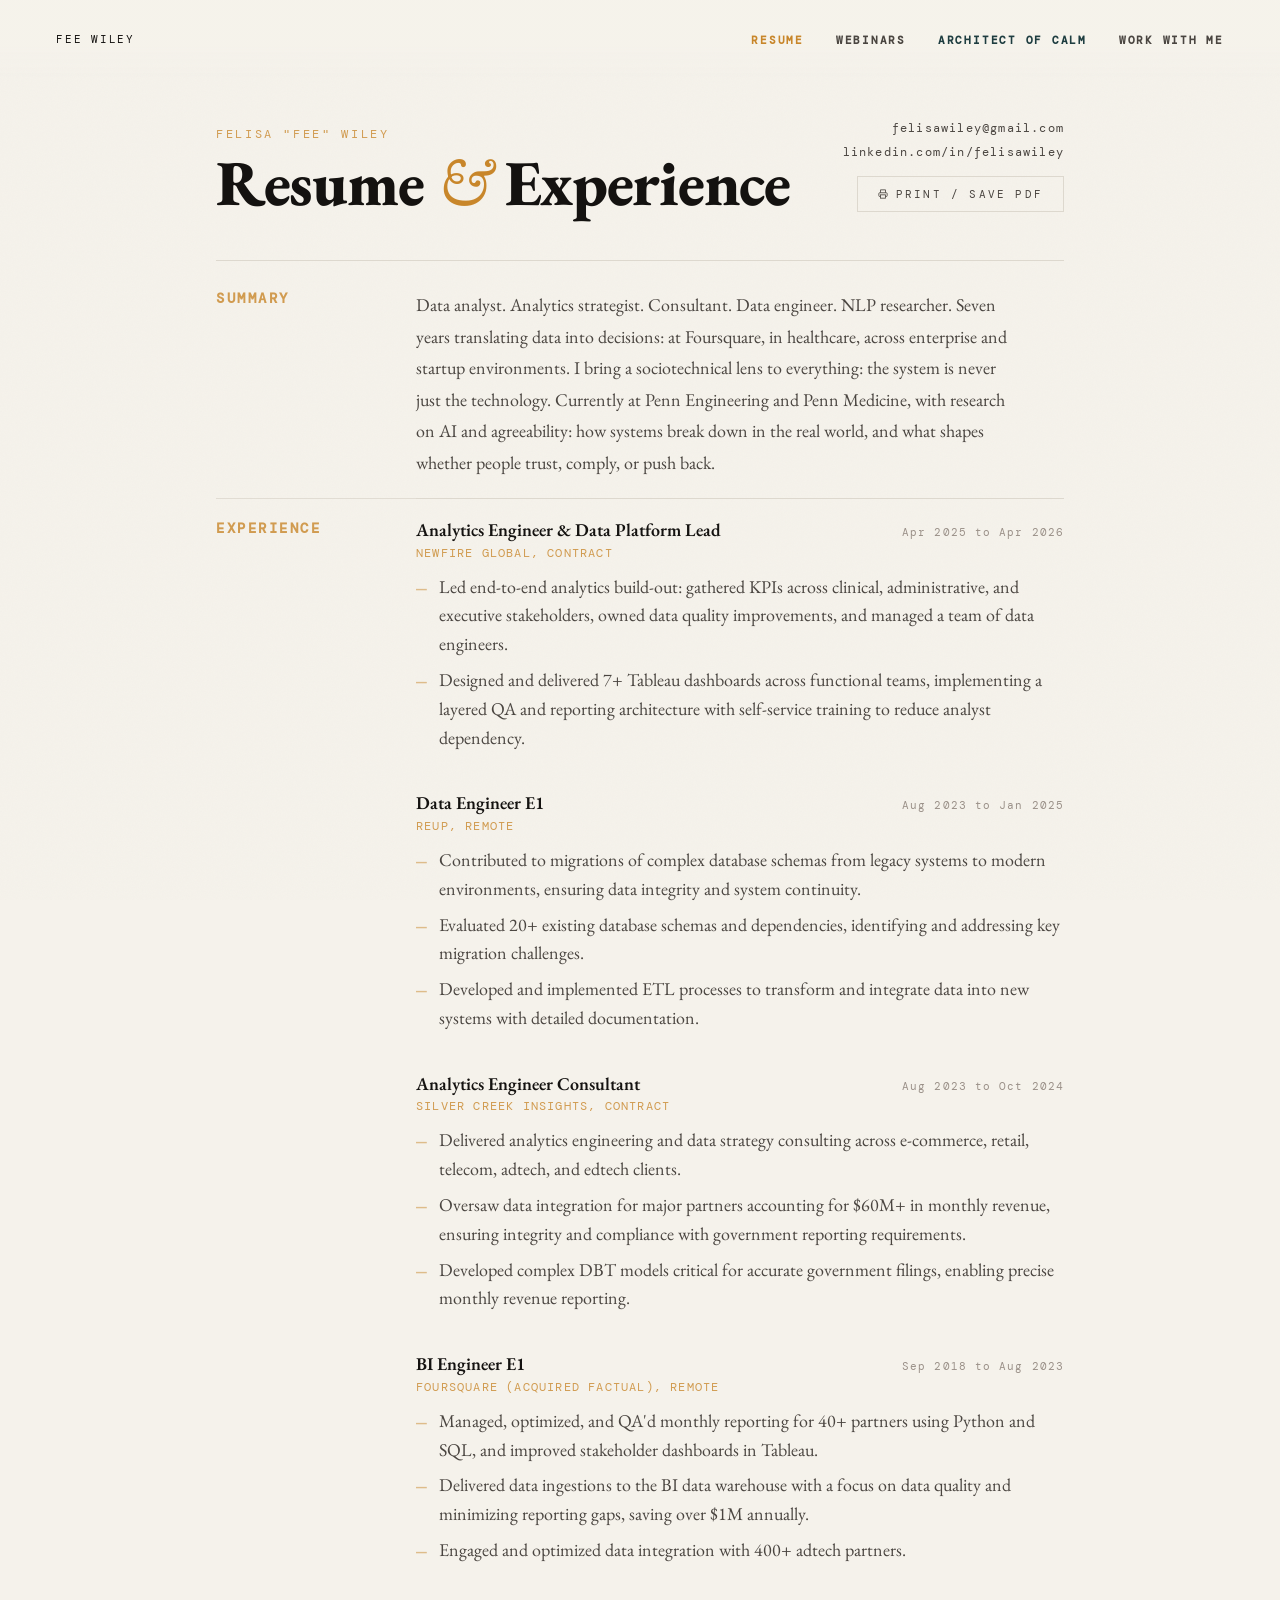
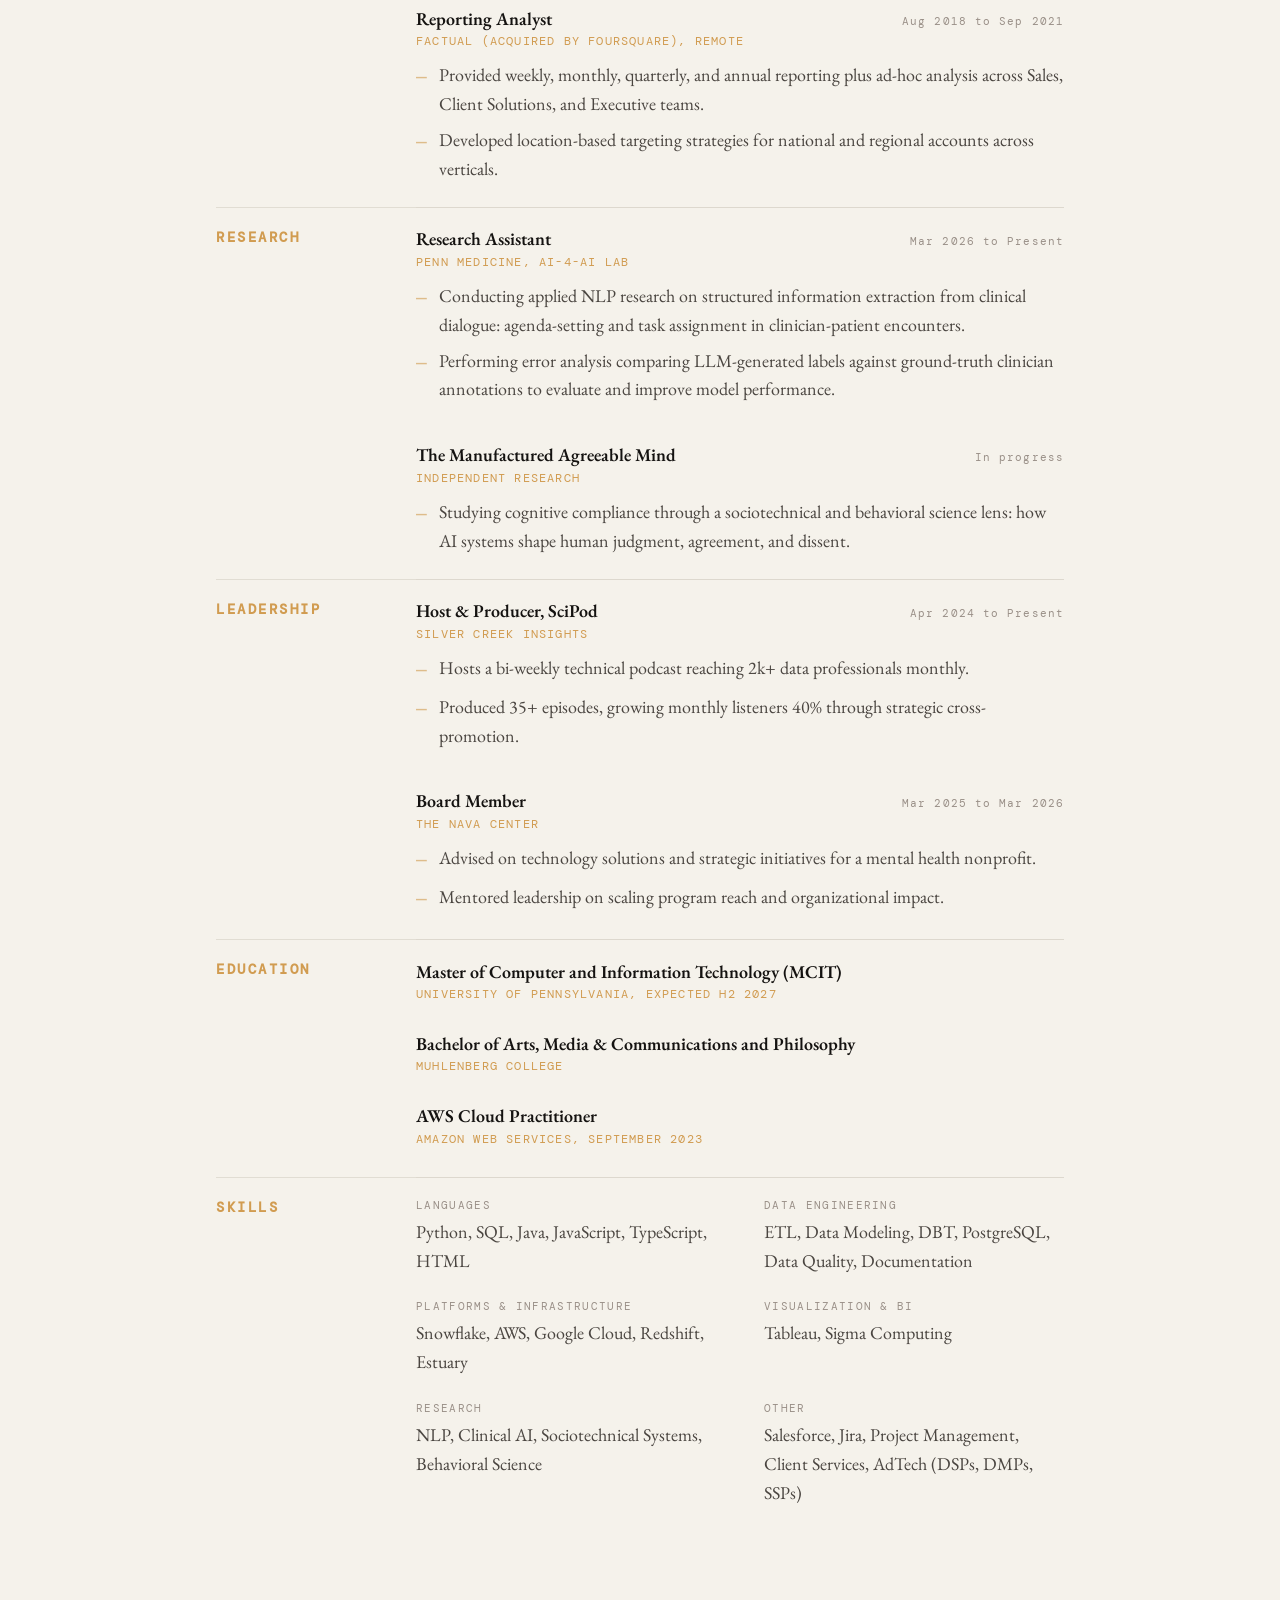
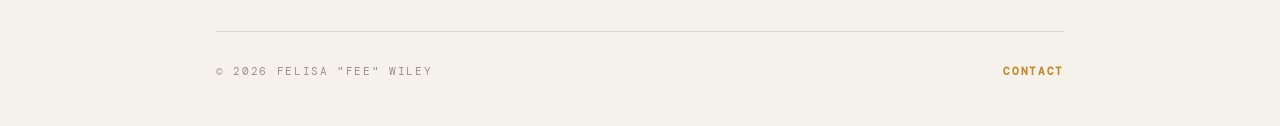
<file: resume/index.html>
<!DOCTYPE html>
<html lang="en">
<head>
  <!-- Google tag (gtag.js) -->
  <script async src="https://www.googletagmanager.com/gtag/js?id=G-91Y5TKY8RS"></script>
  <script>
    window.dataLayer = window.dataLayer || [];
    function gtag(){dataLayer.push(arguments);}
    gtag('js', new Date());
    gtag('config', 'G-91Y5TKY8RS');
  </script>

  <meta charset="UTF-8">
  <meta name="viewport" content="width=device-width, initial-scale=1.0">
  <title>Resume | Felisa &quot;Fee&quot; Wiley</title>
  <meta name="description" content="Resume of Felisa &quot;Fee&quot; Wiley: analytics engineering, data platforms, Penn Medicine clinical NLP research, Silver Creek consulting, and leadership in tech and community.">
  <meta property="og:site_name" content="Felisa &quot;Fee&quot; Wiley">
  <meta property="og:title" content="Resume | Felisa &quot;Fee&quot; Wiley">
  <meta property="og:description" content="Resume of Felisa &quot;Fee&quot; Wiley: data engineering, analytics, clinical NLP research, and leadership.">
  <meta property="og:type" content="website">
  <meta property="og:url" content="https://feewiley.co/resume/">
  <meta property="og:image" content="https://feewiley.co/assets/images/profile_pic.jpg">
  <meta name="twitter:card" content="summary_large_image">
  <meta name="twitter:title" content="Resume | Felisa &quot;Fee&quot; Wiley">
  <meta name="twitter:description" content="Data engineering, clinical NLP research, and analytics leadership.">
  <meta name="twitter:image" content="https://feewiley.co/assets/images/profile_pic.jpg">
  <link rel="canonical" href="https://feewiley.co/resume/">

  <link href="https://fonts.googleapis.com/css2?family=EB+Garamond:ital,wght@0,400;0,500;0,600;0,700;0,800;1,400;1,500&family=DM+Mono:wght@300;400;500&display=swap" rel="stylesheet">

  <!-- Favicon -->
  <link rel="icon" href="../assets/images/favicon.ico" type="image/x-icon">
  <link rel="icon" href="../assets/images/favicon-32x32.png" sizes="32x32" type="image/png">
  <link rel="icon" href="../assets/images/favicon-16x16.png" sizes="16x16" type="image/png">
  <link rel="apple-touch-icon" href="../assets/images/apple-touch-icon.png">

  <style>
  :root {
    --bg:       #f5f2eb;
    --ink:      #141210;
    --ink-mid:  #4a4540;
    --ink-dim:  #9a9088;
    --amber:    #c8862a;
    --rule:     #ddd8ce;
    --aoc-teal: #1e3d40;
  }

  * { margin: 0; padding: 0; box-sizing: border-box; }
  html { scroll-behavior: smooth; }

  body {
    background: var(--bg);
    color: var(--ink);
    font-family: 'EB Garamond', serif;
    min-height: 100vh;
  }

  /* grain */
  body::before {
    content: '';
    position: fixed;
    inset: 0;
    background-image: url("data:image/svg+xml,%3Csvg xmlns='http://www.w3.org/2000/svg' width='200' height='200'%3E%3Cfilter id='n'%3E%3CfeTurbulence type='fractalNoise' baseFrequency='0.8' numOctaves='4' stitchTiles='stitch'/%3E%3C/filter%3E%3Crect width='200' height='200' filter='url(%23n)' opacity='0.025'/%3E%3C/svg%3E");
    pointer-events: none;
    z-index: 0;
  }

  /* ── NAV ── */
  nav {
    position: fixed;
    top: 0; left: 0; right: 0;
    z-index: 100;
    padding: 28px 56px;
    display: flex;
    justify-content: space-between;
    align-items: center;
    background: linear-gradient(to bottom, rgba(245,242,235,0.95) 60%, transparent);
  }

  .nav-name {
    font-family: 'DM Mono', monospace;
    font-size: 11px;
    letter-spacing: 0.16em;
    text-transform: uppercase;
    color: var(--ink);
    text-decoration: none;
  }

  .nav-links {
    display: flex;
    gap: 32px;
    list-style: none;
    align-items: center;
  }

  .nav-links a {
    font-family: 'DM Mono', monospace;
    font-size: 11px;
    letter-spacing: 0.16em;
    text-transform: uppercase;
    color: var(--ink-mid);
    font-weight: 600;
    text-decoration: none;
    transition: color 0.2s;
  }

  .nav-links a:hover,
  .nav-links a.active { color: var(--amber); }

  .nav-links a.nav-aoc {
    color: var(--aoc-teal);
    font-weight: 600;
  }

  .nav-links a.nav-aoc:hover {
    color: var(--aoc-teal);
  }

  /* ── LAYOUT ── */
  .container {
    position: relative;
    z-index: 1;
    max-width: 960px;
    margin: 0 auto;
    padding: 0 56px;
  }

  /* ── PAGE HEADER ── */
  .page-header {
    padding: 120px 0 48px;
    display: flex;
    justify-content: space-between;
    align-items: flex-end;
    border-bottom: 1px solid var(--rule);
    animation: fadeUp 0.6s ease both;
  }

  .page-header-left {}

  .page-eyebrow {
    font-family: 'DM Mono', monospace;
    font-size: 12px;
    letter-spacing: 0.22em;
    text-transform: uppercase;
    color: var(--amber);
    margin-bottom: 12px;
    opacity: 0.8;
  }

  .page-title {
    font-size: clamp(40px, 5vw, 64px);
    font-weight: 800;
    line-height: 0.9;
    letter-spacing: -0.02em;
  }

  .page-title em {
    font-weight: 400;
    font-style: italic;
    color: var(--amber);
  }

  .page-header-right {
    display: flex;
    flex-direction: column;
    align-items: flex-end;
    gap: 8px;
  }

  .contact-line {
    font-family: 'DM Mono', monospace;
    font-size: 12px;
    letter-spacing: 0.1em;
    color: var(--ink-dim);
  }

  .contact-line a {
    color: var(--ink-mid);
    text-decoration: none;
    transition: color 0.2s;
  }

  .contact-line a:hover { color: var(--amber); }

  .print-btn {
    margin-top: 8px;
    display: inline-flex;
    align-items: center;
    gap: 8px;
    padding: 10px 20px;
    border: 1px solid var(--rule);
    background: transparent;
    font-family: 'DM Mono', monospace;
    font-size: 11px;
    letter-spacing: 0.2em;
    text-transform: uppercase;
    color: var(--ink-mid);
    cursor: pointer;
    transition: all 0.2s;
  }

  .print-btn:hover {
    border-color: var(--amber);
    color: var(--amber);
  }

  /* ── RESUME BODY ── */
  .resume-body {
    padding: 28px 0 100px;
    display: grid;
    grid-template-columns: 200px 1fr;
    gap: 0;
    animation: fadeUp 0.6s 0.1s ease both;
  }

  /* ── SECTION ── */
  .resume-section {
    display: contents;
  }

  .section-label {
    font-family: 'DM Mono', monospace;
    font-size: 14px;
    font-weight: 700;
    letter-spacing: 0.18em;
    text-transform: uppercase;
    color: var(--amber);
    opacity: 0.8;
    padding: 20px 32px 24px 0;
    border-top: 1px solid var(--rule);
  }

  .section-content {
    padding: 20px 0 24px;
    border-top: 1px solid var(--rule);
  }

  /* first section: no top rule */
  .section-label.first,
  .section-content.first {
    border-top: none;
    padding-top: 0;
    padding-bottom: 20px;
  }

  /* ── SUMMARY ── */
  .summary-text {
    font-size: 18px;
    line-height: 1.75;
    color: var(--ink-mid);
    max-width: 600px;
  }

  .summary-text strong { color: var(--ink); font-weight: 500; }

  /* ── EXPERIENCE ── */
  .exp-list {
    display: flex;
    flex-direction: column;
    gap: 40px;
  }

  .exp-item {}

  .exp-header {
    display: flex;
    justify-content: space-between;
    align-items: baseline;
    margin-bottom: 4px;
    flex-wrap: wrap;
    gap: 8px;
  }

  .exp-title {
    font-size: 18px;
    font-weight: 600;
    color: var(--ink);
    line-height: 1.2;
  }

  .exp-dates {
    font-family: 'DM Mono', monospace;
    font-size: 11px;
    letter-spacing: 0.1em;
    color: var(--ink-dim);
    white-space: nowrap;
  }

  .exp-company {
    font-family: 'DM Mono', monospace;
    font-size: 12px;
    letter-spacing: 0.1em;
    text-transform: uppercase;
    color: var(--amber);
    margin-bottom: 12px;
    opacity: 0.8;
  }

  .exp-bullets {
    list-style: none;
    display: flex;
    flex-direction: column;
    gap: 7px;
  }

  .exp-bullets li {
    font-size: 18px;
    line-height: 1.6;
    color: var(--ink-mid);
    display: flex;
    gap: 12px;
  }

  .exp-bullets li::before {
    content: '—';
    color: var(--amber);
    opacity: 0.5;
    flex-shrink: 0;
    font-family: 'DM Mono', monospace;
    font-size: 18px;
    padding-top: 3px;
  }

  /* ── SKILLS ── */
  .skills-grid {
    display: grid;
    grid-template-columns: 1fr 1fr;
    gap: 24px 48px;
  }

  .skill-group-label {
    font-family: 'DM Mono', monospace;
    font-size: 11px;
    letter-spacing: 0.12em;
    text-transform: uppercase;
    color: var(--ink-dim);
    margin-bottom: 6px;
  }

  .skill-group-items {
    font-size: 18px;
    line-height: 1.6;
    color: var(--ink-mid);
  }

  /* ── EDUCATION ── */
  .edu-list {
    display: flex;
    flex-direction: column;
    gap: 24px;
  }

  .edu-item {}

  .edu-degree {
    font-size: 18px;
    font-weight: 600;
    color: var(--ink);
    line-height: 1.3;
    margin-bottom: 3px;
  }

  .edu-school {
    font-family: 'DM Mono', monospace;
    font-size: 12px;
    letter-spacing: 0.1em;
    text-transform: uppercase;
    color: var(--amber);
    opacity: 0.8;
    margin-bottom: 6px;
  }

  .edu-detail {
    color: var(--ink-dim);
    line-height: 1.5;
    font-family: 'DM Mono', monospace;
    font-size: 18px;
    letter-spacing: 0.08em;
  }

  /* ── FOOTER ── */
  footer {
    position: relative;
    z-index: 1;
    padding: 32px 0 48px;
    border-top: 1px solid var(--rule);
  }

  .footer-inner {
    display: flex;
    justify-content: space-between;
    align-items: center;
  }

  footer p {
    font-family: 'DM Mono', monospace;
    font-size: 11px;
    letter-spacing: 0.15em;
    text-transform: uppercase;
    color: var(--ink-dim);
  }

  footer a {
    font-family: 'DM Mono', monospace;
    font-size: 11px;
    letter-spacing: 0.15em;
    text-transform: uppercase;
    color: var(--amber);
    font-weight: 600;
    text-decoration: none;
    transition: opacity 0.2s;
  }

  footer a:hover { opacity: 0.7; }

  @keyframes fadeUp {
    from { opacity: 0; transform: translateY(12px); }
    to   { opacity: 1; transform: translateY(0); }
  }

  /* ── PRINT ── */
  @media print {
    body::before { display: none; }
    nav { display: none; }
    .print-btn { display: none; }
    footer { display: none; }

    body { background: #fff; }

    .container { padding: 0 32px; }

    .page-header {
      padding: 32px 0 24px;
    }

    .resume-body { padding: 20px 0 32px; }

    .section-label,
    .section-content { padding-top: 12px; padding-bottom: 16px; }

    .section-label.first,
    .section-content.first { padding-bottom: 12px; }

    .exp-list { gap: 24px; }

    @page {
      margin: 0.5in;
      size: letter;
    }
  }

  @media (max-width: 768px) {
    nav { padding: 20px 24px; }
    .nav-links { gap: 20px; flex-wrap: wrap; justify-content: flex-end; }
    .container { padding: 0 24px; }
    .page-header { flex-direction: column; gap: 24px; align-items: flex-start; padding: 100px 0 36px; }
    .page-header-right { align-items: flex-start; }
    .resume-body { grid-template-columns: 1fr; gap: 0; }
    .section-label { padding: 16px 0 20px; border-top: none; }
    .section-label.first { padding-top: 0; padding-bottom: 16px; }
    .section-content { padding: 0 0 24px; border-top: none; border-bottom: 1px solid var(--rule); }
    .section-content.first { padding-bottom: 20px; }
    .skills-grid { grid-template-columns: 1fr; }
    .footer-inner { flex-direction: column; gap: 12px; align-items: flex-start; }
  }
  </style>
</head>
<body>

<nav>
  <a href="/" class="nav-name">Fee Wiley</a>
  <ul class="nav-links">
    <li><a href="/resume/" class="active">Resume</a></li>
    <li><a href="/webinars/">Webinars</a></li>
    <li><a href="/aoc/" class="nav-aoc">Architect of Calm</a></li>
    <li><a href="/#with-me">Work With Me</a></li>
  </ul>
</nav>

<div class="container">

  <!-- PAGE HEADER -->
  <div class="page-header">
    <div class="page-header-left">
      <div class="page-eyebrow">Felisa "Fee" Wiley</div>
      <h1 class="page-title">Resume <em>&</em> Experience</h1>
    </div>
    <div class="page-header-right">
      <span class="contact-line"><a href="mailto:felisawiley@gmail.com">felisawiley@gmail.com</a></span>
      <span class="contact-line"><a href="https://www.linkedin.com/in/felisawiley/?utm_source=from-website&utm_medium=from-website&utm_campaign=from-website" target="_blank">linkedin.com/in/felisawiley</a></span>
      <button class="print-btn" onclick="window.print()">
        <svg width="10" height="10" viewBox="0 0 24 24" fill="none" stroke="currentColor" stroke-width="2"><path d="M6 9V2h12v7"/><path d="M6 18H4a2 2 0 0 1-2-2v-5a2 2 0 0 1 2-2h16a2 2 0 0 1 2 2v5a2 2 0 0 1-2 2h-2"/><rect x="6" y="14" width="12" height="8"/></svg>
        Print / Save PDF
      </button>
    </div>
  </div>

  <!-- RESUME BODY -->
  <div class="resume-body">

    <!-- SUMMARY -->
    <div class="section-label first">Summary</div>
    <div class="section-content first">
      <p class="summary-text">
        Data analyst. Analytics strategist. Consultant. Data engineer. NLP researcher. Seven years translating data into decisions: at Foursquare, in healthcare, across enterprise and startup environments. I bring a sociotechnical lens to everything: the system is never just the technology. Currently at Penn Engineering and Penn Medicine, with research on AI and agreeability: how systems break down in the real world, and what shapes whether people trust, comply, or push back.
      </p>
    </div>

    <!-- EXPERIENCE -->
    <div class="section-label">Experience</div>
    <div class="section-content">
      <div class="exp-list">

        <div class="exp-item">
          <div class="exp-header">
            <div class="exp-title">Analytics Engineer & Data Platform Lead</div>
            <div class="exp-dates">Apr 2025 to Apr 2026</div>
          </div>
          <div class="exp-company">Newfire Global, Contract</div>
          <ul class="exp-bullets">
            <li>Led end-to-end analytics build-out: gathered KPIs across clinical, administrative, and executive stakeholders, owned data quality improvements, and managed a team of data engineers.</li>
            <li>Designed and delivered 7+ Tableau dashboards across functional teams, implementing a layered QA and reporting architecture with self-service training to reduce analyst dependency.</li>
          </ul>
        </div>

        <div class="exp-item">
          <div class="exp-header">
            <div class="exp-title">Data Engineer E1</div>
            <div class="exp-dates">Aug 2023 to Jan 2025</div>
          </div>
          <div class="exp-company">ReUp, Remote</div>
          <ul class="exp-bullets">
            <li>Contributed to migrations of complex database schemas from legacy systems to modern environments, ensuring data integrity and system continuity.</li>
            <li>Evaluated 20+ existing database schemas and dependencies, identifying and addressing key migration challenges.</li>
            <li>Developed and implemented ETL processes to transform and integrate data into new systems with detailed documentation.</li>
          </ul>
        </div>

        <div class="exp-item">
          <div class="exp-header">
            <div class="exp-title">Analytics Engineer Consultant</div>
            <div class="exp-dates">Aug 2023 to Oct 2024</div>
          </div>
          <div class="exp-company">Silver Creek Insights, Contract</div>
          <ul class="exp-bullets">
            <li>Delivered analytics engineering and data strategy consulting across e-commerce, retail, telecom, adtech, and edtech clients.</li>
            <li>Oversaw data integration for major partners accounting for $60M+ in monthly revenue, ensuring integrity and compliance with government reporting requirements.</li>
            <li>Developed complex DBT models critical for accurate government filings, enabling precise monthly revenue reporting.</li>
          </ul>
        </div>

        <div class="exp-item">
          <div class="exp-header">
            <div class="exp-title">BI Engineer E1</div>
            <div class="exp-dates">Sep 2018 to Aug 2023</div>
          </div>
          <div class="exp-company">Foursquare (acquired Factual), Remote</div>
          <ul class="exp-bullets">
            <li>Managed, optimized, and QA'd monthly reporting for 40+ partners using Python and SQL, and improved stakeholder dashboards in Tableau.</li>
            <li>Delivered data ingestions to the BI data warehouse with a focus on data quality and minimizing reporting gaps, saving over $1M annually.</li>
            <li>Engaged and optimized data integration with 400+ adtech partners.</li>
          </ul>
        </div>

        <div class="exp-item">
          <div class="exp-header">
            <div class="exp-title">Reporting Analyst</div>
            <div class="exp-dates">Aug 2018 to Sep 2021</div>
          </div>
          <div class="exp-company">Factual (acquired by Foursquare), Remote</div>
          <ul class="exp-bullets">
            <li>Provided weekly, monthly, quarterly, and annual reporting plus ad-hoc analysis across Sales, Client Solutions, and Executive teams.</li>
            <li>Developed location-based targeting strategies for national and regional accounts across verticals.</li>
          </ul>
        </div>

      </div>
    </div>

    <!-- RESEARCH -->
    <div class="section-label">Research</div>
    <div class="section-content">
      <div class="exp-list">

        <div class="exp-item">
          <div class="exp-header">
            <div class="exp-title">Research Assistant</div>
            <div class="exp-dates">Mar 2026 to Present</div>
          </div>
          <div class="exp-company">Penn Medicine, AI-4-AI Lab</div>
          <ul class="exp-bullets">
            <li>Conducting applied NLP research on structured information extraction from clinical dialogue: agenda-setting and task assignment in clinician-patient encounters.</li>
            <li>Performing error analysis comparing LLM-generated labels against ground-truth clinician annotations to evaluate and improve model performance.</li>
          </ul>
        </div>

        <div class="exp-item">
          <div class="exp-header">
            <div class="exp-title">The Manufactured Agreeable Mind</div>
            <div class="exp-dates">In progress</div>
          </div>
          <div class="exp-company">Independent Research</div>
          <ul class="exp-bullets">
            <li>Studying cognitive compliance through a sociotechnical and behavioral science lens: how AI systems shape human judgment, agreement, and dissent.</li>
          </ul>
        </div>

      </div>
    </div>

    <!-- LEADERSHIP -->
    <div class="section-label">Leadership</div>
    <div class="section-content">
      <div class="exp-list">

        <div class="exp-item">
          <div class="exp-header">
            <div class="exp-title">Host & Producer, SciPod</div>
            <div class="exp-dates">Apr 2024 to Present</div>
          </div>
          <div class="exp-company">Silver Creek Insights</div>
          <ul class="exp-bullets">
            <li>Hosts a bi-weekly technical podcast reaching 2k+ data professionals monthly.</li>
            <li>Produced 35+ episodes, growing monthly listeners 40% through strategic cross-promotion.</li>
          </ul>
        </div>

        <div class="exp-item">
          <div class="exp-header">
            <div class="exp-title">Board Member</div>
            <div class="exp-dates">Mar 2025 to Mar 2026</div>
          </div>
          <div class="exp-company">The Nava Center</div>
          <ul class="exp-bullets">
            <li>Advised on technology solutions and strategic initiatives for a mental health nonprofit.</li>
            <li>Mentored leadership on scaling program reach and organizational impact.</li>
          </ul>
        </div>

      </div>
    </div>

    <!-- EDUCATION -->
    <div class="section-label">Education</div>
    <div class="section-content">
      <div class="edu-list">

        <div class="edu-item">
          <div class="edu-degree">Master of Computer and Information Technology (MCIT)</div>
          <div class="edu-school">University of Pennsylvania, Expected H2 2027</div>
        </div>

        <div class="edu-item">
          <div class="edu-degree">Bachelor of Arts, Media & Communications and Philosophy</div>
          <div class="edu-school">Muhlenberg College</div>
        </div>

        <div class="edu-item">
          <div class="edu-degree">AWS Cloud Practitioner</div>
          <div class="edu-school">Amazon Web Services, September 2023</div>
        </div>

      </div>
    </div>

    <!-- SKILLS -->
    <div class="section-label">Skills</div>
    <div class="section-content">
      <div class="skills-grid">

        <div>
          <div class="skill-group-label">Languages</div>
          <div class="skill-group-items">Python, SQL, Java, JavaScript, TypeScript, HTML</div>
        </div>

        <div>
          <div class="skill-group-label">Data Engineering</div>
          <div class="skill-group-items">ETL, Data Modeling, DBT, PostgreSQL, Data Quality, Documentation</div>
        </div>

        <div>
          <div class="skill-group-label">Platforms & Infrastructure</div>
          <div class="skill-group-items">Snowflake, AWS, Google Cloud, Redshift, Estuary</div>
        </div>

        <div>
          <div class="skill-group-label">Visualization & BI</div>
          <div class="skill-group-items">Tableau, Sigma Computing</div>
        </div>

        <div>
          <div class="skill-group-label">Research</div>
          <div class="skill-group-items">NLP, Clinical AI, Sociotechnical Systems, Behavioral Science</div>
        </div>

        <div>
          <div class="skill-group-label">Other</div>
          <div class="skill-group-items">Salesforce, Jira, Project Management, Client Services, AdTech (DSPs, DMPs, SSPs)</div>
        </div>

      </div>
    </div>

  </div>
</div>

<div class="container">
  <footer>
    <div class="footer-inner">
      <p>© 2026 Felisa "Fee" Wiley</p>
      <p><a href="mailto:felisawiley@gmail.com?subject=Website%20inquiry">Contact</a></p>
    </div>
  </footer>
</div>

</body>
</html>
</file>
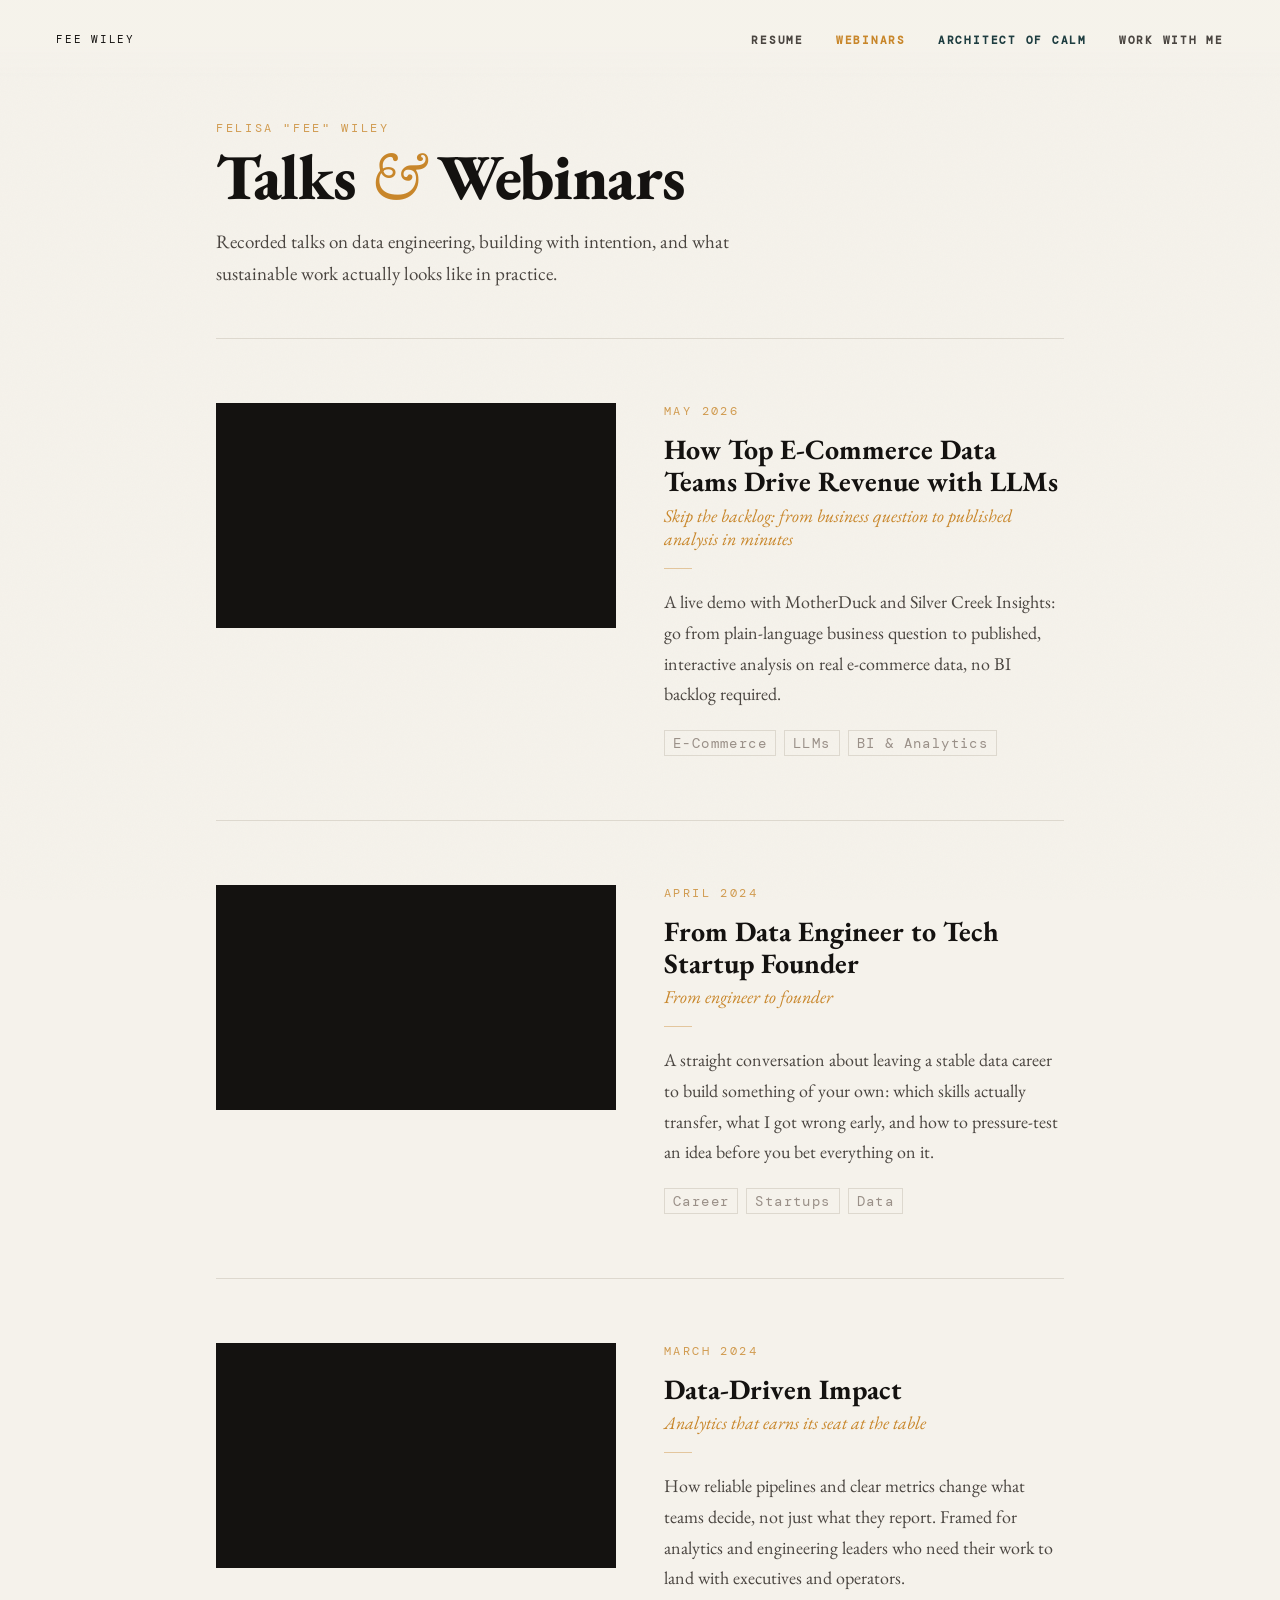
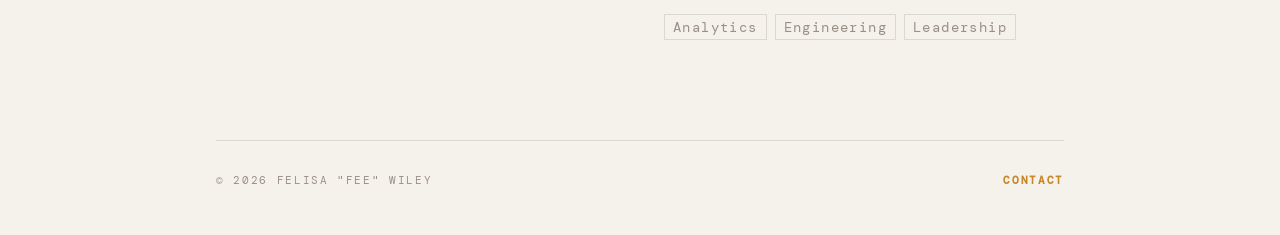
<file: webinars/index.html>
<!DOCTYPE html>
<html lang="en">
<head>
  <!-- Google tag (gtag.js) -->
  <script async src="https://www.googletagmanager.com/gtag/js?id=G-91Y5TKY8RS"></script>
  <script>
    window.dataLayer = window.dataLayer || [];
    function gtag(){dataLayer.push(arguments);}
    gtag('js', new Date());
    gtag('config', 'G-91Y5TKY8RS');
  </script>

  <meta charset="UTF-8">
  <meta name="viewport" content="width=device-width, initial-scale=1.0">
  <title>Talks &amp; Webinars | Felisa &quot;Fee&quot; Wiley</title>
  <meta name="description" content="Recorded talks by Felisa &quot;Fee&quot; Wiley: data engineer to startup founder, analytics leadership, and e-commerce teams using LLMs for BI without the backlog.">
  <meta property="og:site_name" content="Felisa &quot;Fee&quot; Wiley">
  <meta property="og:title" content="Talks &amp; Webinars | Felisa &quot;Fee&quot; Wiley">
  <meta property="og:description" content="Watch talks on data engineering and startup founding, analytics that earns its seat at the table, and how e-commerce data teams use LLMs to drive revenue and skip the BI backlog.">
  <meta property="og:type" content="website">
  <meta property="og:url" content="https://feewiley.co/webinars/">
  <meta property="og:image" content="https://feewiley.co/assets/images/profile_pic.jpg">
  <meta name="twitter:card" content="summary_large_image">
  <meta name="twitter:title" content="Talks &amp; Webinars | Felisa &quot;Fee&quot; Wiley">
  <meta name="twitter:description" content="Talks on data engineering, startup founding, analytics leadership, e-commerce, and LLMs for faster BI.">
  <meta name="twitter:image" content="https://feewiley.co/assets/images/profile_pic.jpg">
  <link rel="canonical" href="https://feewiley.co/webinars/">

  <link href="https://fonts.googleapis.com/css2?family=EB+Garamond:ital,wght@0,400;0,500;0,600;0,700;0,800;1,400;1,500&family=DM+Mono:wght@300;400;500&display=swap" rel="stylesheet">

  <!-- Favicon -->
  <link rel="icon" href="../assets/images/favicon.ico" type="image/x-icon">
  <link rel="icon" href="../assets/images/favicon-32x32.png" sizes="32x32" type="image/png">
  <link rel="icon" href="../assets/images/favicon-16x16.png" sizes="16x16" type="image/png">
  <link rel="apple-touch-icon" href="../assets/images/apple-touch-icon.png">
  <link rel="icon" href="../assets/images/android-chrome-192x192.png" sizes="192x192" type="image/png">
  <link rel="icon" href="../assets/images/android-chrome-512x512.png" sizes="512x512" type="image/png">

  <style>
  :root {
    --bg:      #f5f2eb;
    --ink:     #141210;
    --ink-mid: #4a4540;
    --ink-dim: #9a9088;
    --amber:   #c8862a;
    --rule:    #ddd8ce;
    --aoc-teal: #1e3d40;
  }

  * { margin: 0; padding: 0; box-sizing: border-box; }
  html { scroll-behavior: smooth; }

  body {
    background: var(--bg);
    color: var(--ink);
    font-family: 'EB Garamond', serif;
    min-height: 100vh;
  }

  body::before {
    content: '';
    position: fixed;
    inset: 0;
    background-image: url("data:image/svg+xml,%3Csvg xmlns='http://www.w3.org/2000/svg' width='200' height='200'%3E%3Cfilter id='n'%3E%3CfeTurbulence type='fractalNoise' baseFrequency='0.8' numOctaves='4' stitchTiles='stitch'/%3E%3C/filter%3E%3Crect width='200' height='200' filter='url(%23n)' opacity='0.025'/%3E%3C/svg%3E");
    pointer-events: none;
    z-index: 0;
  }

  /* ── NAV ── */
  nav {
    position: fixed;
    top: 0; left: 0; right: 0;
    z-index: 100;
    padding: 28px 56px;
    display: flex;
    justify-content: space-between;
    align-items: center;
    background: linear-gradient(to bottom, rgba(245,242,235,0.95) 60%, transparent);
  }

  .nav-name {
    font-family: 'DM Mono', monospace;
    font-size: 11px;
    letter-spacing: 0.16em;
    text-transform: uppercase;
    color: var(--ink);
    text-decoration: none;
  }

  .nav-links {
    display: flex;
    gap: 32px;
    list-style: none;
    align-items: center;
  }

  .nav-links a {
    font-family: 'DM Mono', monospace;
    font-size: 11px;
    letter-spacing: 0.16em;
    text-transform: uppercase;
    color: var(--ink-mid);
    font-weight: 600;
    text-decoration: none;
    transition: color 0.2s;
  }

  .nav-links a:hover,
  .nav-links a.active { color: var(--amber); }

  .nav-links a.nav-aoc {
    color: var(--aoc-teal);
    font-weight: 600;
  }

  .nav-links a.nav-aoc:hover {
    color: var(--aoc-teal);
  }

  /* ── LAYOUT ── */
  .container {
    position: relative;
    z-index: 1;
    max-width: 960px;
    margin: 0 auto;
    padding: 0 56px;
  }

  /* ── PAGE HEADER ── */
  .page-header {
    padding: 120px 0 48px;
    border-bottom: 1px solid var(--rule);
    animation: fadeUp 0.6s ease both;
  }

  .page-eyebrow {
    font-family: 'DM Mono', monospace;
    font-size: 12px;
    letter-spacing: 0.22em;
    text-transform: uppercase;
    color: var(--amber);
    margin-bottom: 12px;
    opacity: 0.8;
  }

  .page-title {
    font-size: clamp(40px, 5vw, 64px);
    font-weight: 800;
    line-height: 0.9;
    letter-spacing: -0.02em;
    margin-bottom: 20px;
  }

  .page-title em {
    font-weight: 400;
    font-style: italic;
    color: var(--amber);
  }

  .page-lead {
    font-size: 19px;
    line-height: 1.7;
    color: var(--ink-mid);
    max-width: 540px;
  }

  /* ── WEBINAR GRID ── */
  .webinars-section {
    padding: 64px 0 100px;
    animation: fadeUp 0.6s 0.1s ease both;
  }

  .webinar-list {
    display: flex;
    flex-direction: column;
    gap: 64px;
  }

  .webinar-item {
    display: grid;
    grid-template-columns: 1fr 1fr;
    gap: 48px;
    align-items: start;
    padding-bottom: 64px;
    border-bottom: 1px solid var(--rule);
  }

  .webinar-item:last-child {
    border-bottom: none;
    padding-bottom: 0;
  }

  /* ── VIDEO ── */
  .video-wrap {
    position: relative;
    width: 100%;
    aspect-ratio: 16 / 9;
    background: var(--ink);
    overflow: hidden;
  }

  .video-wrap iframe {
    position: absolute;
    inset: 0;
    width: 100%;
    height: 100%;
    border: none;
  }

  /* ── WEBINAR CONTENT ── */
  .webinar-meta {
    font-family: 'DM Mono', monospace;
    font-size: 12px;
    letter-spacing: 0.2em;
    text-transform: uppercase;
    color: var(--amber);
    opacity: 0.8;
    margin-bottom: 14px;
  }

  .webinar-title {
    font-size: 28px;
    font-weight: 700;
    color: var(--ink);
    line-height: 1.15;
    margin-bottom: 6px;
  }

  .webinar-subtitle {
    font-size: 18px;
    font-style: italic;
    font-weight: 400;
    color: var(--amber);
    margin-bottom: 18px;
    line-height: 1.3;
  }

  .webinar-rule {
    width: 28px;
    height: 1px;
    background: var(--amber);
    opacity: 0.4;
    margin-bottom: 18px;
  }

  .webinar-desc {
    font-size: 18px;
    line-height: 1.7;
    color: var(--ink-mid);
    margin-bottom: 20px;
  }

  .webinar-tags {
    display: flex;
    flex-wrap: wrap;
    gap: 8px;
  }

  .webinar-tags span {
    font-family: 'DM Mono', monospace;
    font-size: 14px;
    letter-spacing: 0.1em;
    color: var(--ink-dim);
    border: 1px solid var(--rule);
    padding: 3px 8px;
  }

  /* ── FOOTER ── */
  footer {
    position: relative;
    z-index: 1;
    padding: 32px 0 48px;
    border-top: 1px solid var(--rule);
  }

  .footer-inner {
    display: flex;
    justify-content: space-between;
    align-items: center;
  }

  footer p {
    font-family: 'DM Mono', monospace;
    font-size: 11px;
    letter-spacing: 0.15em;
    text-transform: uppercase;
    color: var(--ink-dim);
  }

  footer a {
    font-family: 'DM Mono', monospace;
    font-size: 11px;
    letter-spacing: 0.15em;
    text-transform: uppercase;
    color: var(--amber);
    font-weight: 600;
    text-decoration: none;
    transition: opacity 0.2s;
  }

  footer a:hover { opacity: 0.7; }

  @keyframes fadeUp {
    from { opacity: 0; transform: translateY(12px); }
    to   { opacity: 1; transform: translateY(0); }
  }

  @media (max-width: 768px) {
    nav { padding: 20px 24px; }
    .nav-links { gap: 20px; flex-wrap: wrap; justify-content: flex-end; }
    .container { padding: 0 24px; }
    .page-header { padding: 100px 0 36px; }
    .webinar-item { grid-template-columns: 1fr; gap: 28px; }
    .footer-inner { flex-direction: column; gap: 12px; align-items: flex-start; }
  }
  </style>
</head>
<body>

<nav>
  <a href="/" class="nav-name">Fee Wiley</a>
  <ul class="nav-links">
    <li><a href="/resume/">Resume</a></li>
    <li><a href="/webinars/" class="active">Webinars</a></li>
    <li><a href="/aoc/" class="nav-aoc">Architect of Calm</a></li>
    <li><a href="/#with-me">Work With Me</a></li>
  </ul>
</nav>

<div class="container">

  <!-- PAGE HEADER -->
  <div class="page-header">
    <div class="page-eyebrow">Felisa "Fee" Wiley</div>
    <h1 class="page-title">Talks <em>&</em> Webinars</h1>
    <p class="page-lead">Recorded talks on data engineering, building with intention, and what sustainable work actually looks like in practice.</p>
  </div>

  <!-- WEBINARS -->
  <div class="webinars-section">
    <div class="webinar-list">

      <!-- WEBINAR 3 -->
      <div class="webinar-item">
        <div class="video-wrap">
          <iframe
            src="https://www.youtube.com/embed/ipmjYC_hi74?utm_source=website-webinar&utm_medium=website-webinar&utm_campaign=website-webinar"
            title="How Top E-Commerce Data Teams Drive Revenue with LLMs"
            allow="accelerometer; autoplay; clipboard-write; encrypted-media; gyroscope; picture-in-picture"
            allowfullscreen>
          </iframe>
        </div>
        <div class="webinar-content">
          <div class="webinar-meta">May 2026</div>
          <h2 class="webinar-title">How Top E-Commerce Data Teams Drive Revenue with LLMs</h2>
          <div class="webinar-subtitle">Skip the backlog: from business question to published analysis in minutes</div>
          <div class="webinar-rule"></div>
          <p class="webinar-desc">A live demo with MotherDuck and Silver Creek Insights: go from plain-language business question to published, interactive analysis on real e-commerce data, no BI backlog required.</p>
          <div class="webinar-tags">
            <span>E-Commerce</span>
            <span>LLMs</span>
            <span>BI & Analytics</span>
          </div>
        </div>
      </div>
      
      
      <!-- WEBINAR 2 -->
      <div class="webinar-item">
        <div class="video-wrap">
          <iframe
            src="https://www.youtube.com/embed/aOSjN6sy40Y?utm_source=website-webinar-1&utm_medium=website-webinar-1&utm_campaign=website-webinar-1"
            title="From Data Engineer to Tech Startup Founder"
            allow="accelerometer; autoplay; clipboard-write; encrypted-media; gyroscope; picture-in-picture"
            allowfullscreen>
          </iframe>
        </div>
        <div class="webinar-content">
          <div class="webinar-meta">April 2024</div>
          <h2 class="webinar-title">From Data Engineer to Tech Startup Founder</h2>
          <div class="webinar-subtitle">From engineer to founder</div>
          <div class="webinar-rule"></div>
          <p class="webinar-desc">A straight conversation about leaving a stable data career to build something of your own: which skills actually transfer, what I got wrong early, and how to pressure-test an idea before you bet everything on it.</p>
          <div class="webinar-tags">
            <span>Career</span>
            <span>Startups</span>
            <span>Data</span>
          </div>
        </div>
      </div>

      <!-- WEBINAR 1 -->
      <div class="webinar-item">
        <div class="video-wrap">
          <iframe
            src="https://www.youtube.com/embed/dNe2bF93A2I?utm_source=resume-webinar-2&utm_medium=resume-webinar-2&utm_campaign=resume-webinar-2"
            title="Data-Driven Impact"
            allow="accelerometer; autoplay; clipboard-write; encrypted-media; gyroscope; picture-in-picture"
            allowfullscreen>
          </iframe>
        </div>
        <div class="webinar-content">
          <div class="webinar-meta">March 2024</div>
          <h2 class="webinar-title">Data-Driven Impact</h2>
          <div class="webinar-subtitle">Analytics that earns its seat at the table</div>
          <div class="webinar-rule"></div>
          <p class="webinar-desc">How reliable pipelines and clear metrics change what teams decide, not just what they report. Framed for analytics and engineering leaders who need their work to land with executives and operators.</p>
          <div class="webinar-tags">
            <span>Analytics</span>
            <span>Engineering</span>
            <span>Leadership</span>
          </div>
        </div>
      </div>

      

    </div>
  </div>

</div>

<div class="container">
  <footer>
    <div class="footer-inner">
      <p>© 2026 Felisa "Fee" Wiley</p>
      <p><a href="mailto:felisawiley@gmail.com?subject=Website%20inquiry">Contact</a></p>
    </div>
  </footer>
</div>

</body>
</html>
</file>
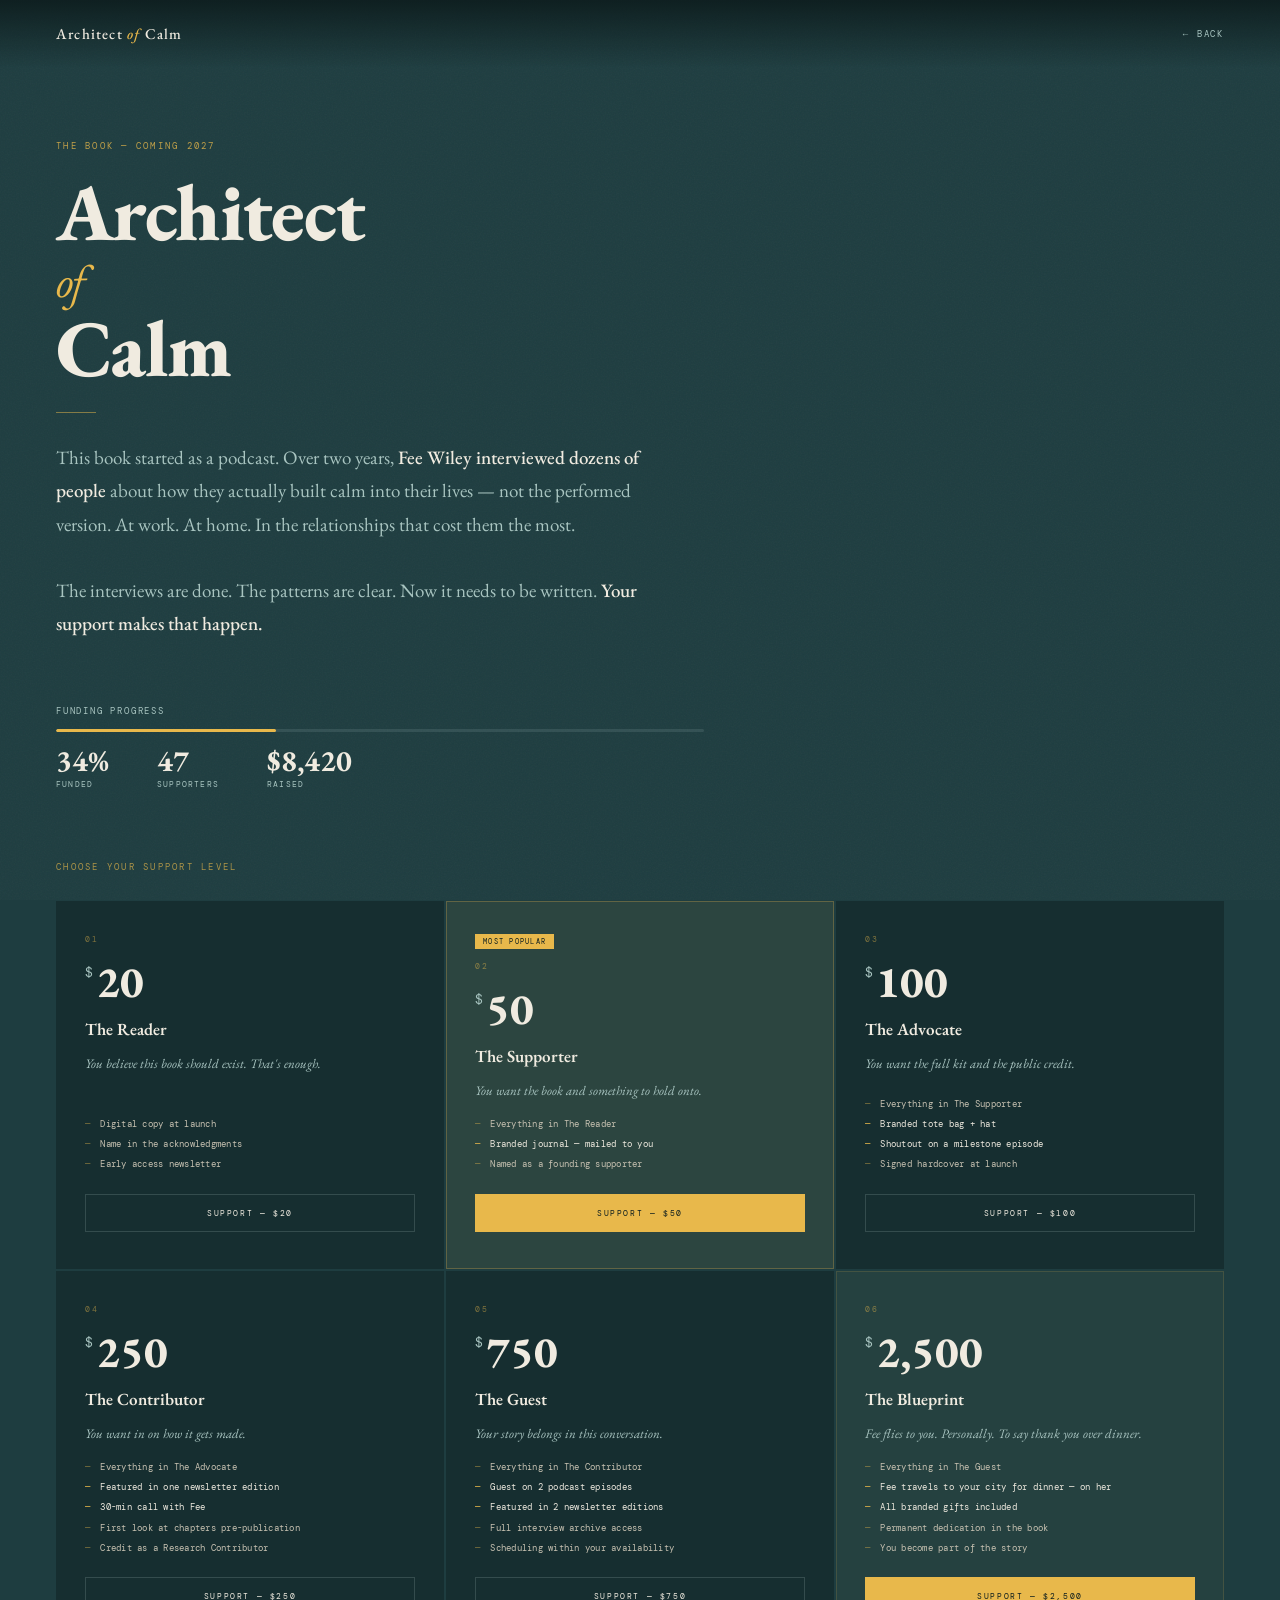
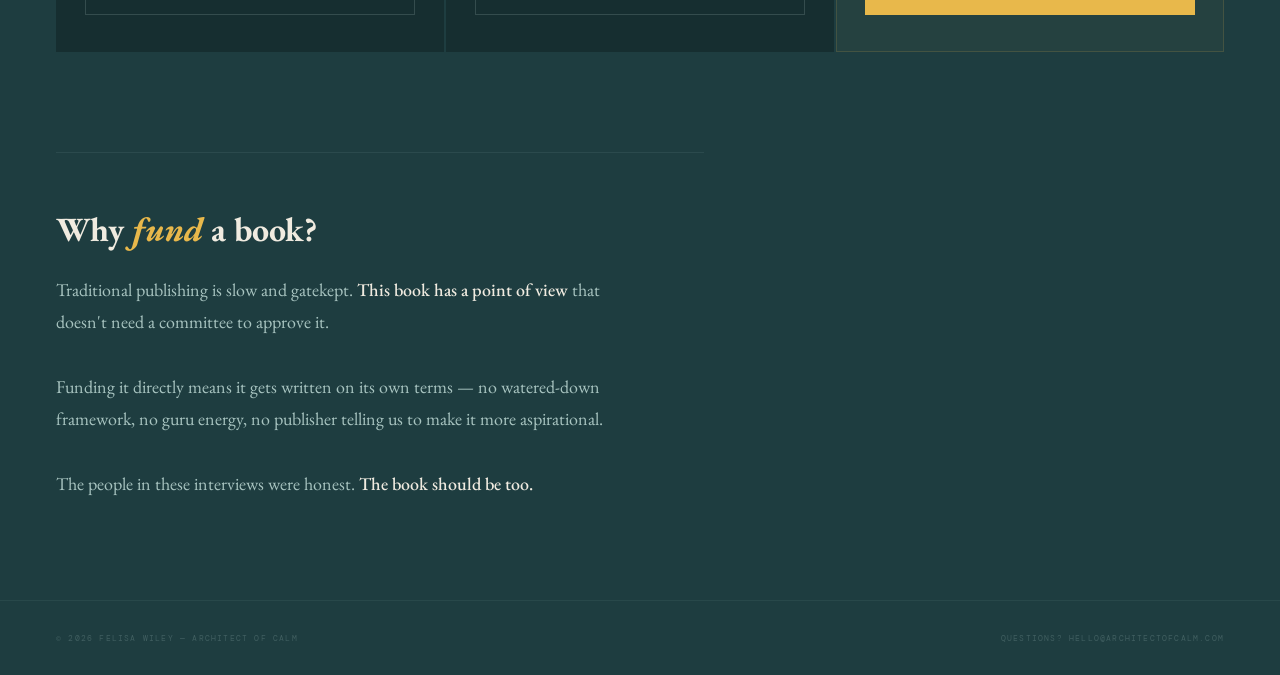
<file: public/aoc/index.html>
<!DOCTYPE html>
<html lang="en">
<head>
<meta charset="UTF-8">
<meta name="viewport" content="width=device-width, initial-scale=1.0">
<title>Support the Book — Architect of Calm</title>
<link href="https://fonts.googleapis.com/css2?family=EB+Garamond:ital,wght@0,400;0,500;0,600;0,700;0,800;1,400;1,500;1,600&family=DM+Mono:wght@300;400;500&display=swap" rel="stylesheet">
<style>
:root {
  --teal-deep:  #1e3d40;
  --teal-dark:  #162e30;
  --teal-mid:   #2a5254;
  --teal-muted: #a8c4c0;
  --amber:      #e8b84b;
  --amber-dim:  #c49a30;
  --off-white:  #f0ebe0;
  --off-dim:    #c8c2b2;
  --ink:        #0e1e1f;
}

* { margin: 0; padding: 0; box-sizing: border-box; }
html { scroll-behavior: smooth; }

body {
  background: var(--teal-deep);
  color: var(--off-white);
  font-family: 'EB Garamond', serif;
  overflow-x: hidden;
}

body::before {
  content: '';
  position: fixed;
  inset: 0;
  background-image: url("data:image/svg+xml,%3Csvg xmlns='http://www.w3.org/2000/svg' width='300' height='300'%3E%3Cfilter id='n'%3E%3CfeTurbulence type='fractalNoise' baseFrequency='0.72' numOctaves='4' stitchTiles='stitch'/%3E%3C/filter%3E%3Crect width='300' height='300' filter='url(%23n)' opacity='0.04'/%3E%3C/svg%3E");
  pointer-events: none;
  z-index: 0;
}

/* ── NAV ── */
nav {
  position: fixed;
  top: 0; left: 0; right: 0;
  z-index: 100;
  padding: 24px 56px;
  display: flex;
  justify-content: space-between;
  align-items: center;
  background: linear-gradient(to bottom, rgba(14,30,31,0.95) 0%, transparent 100%);
}

.nav-logo {
  font-family: 'EB Garamond', serif;
  font-size: 15px;
  font-weight: 500;
  letter-spacing: 0.08em;
  color: var(--off-white);
  text-decoration: none;
}
.nav-logo em { font-style: italic; color: var(--amber); }

.nav-back {
  font-family: 'DM Mono', monospace;
  font-size: 9px;
  letter-spacing: 0.2em;
  text-transform: uppercase;
  color: var(--teal-muted);
  text-decoration: none;
  transition: color 0.2s;
}
.nav-back:hover { color: var(--amber); }

/* ── HERO ── */
.book-hero {
  position: relative;
  z-index: 1;
  padding: 140px 56px 64px;
  max-width: 760px;
  animation: fadeUp 0.7s ease both;
}

.book-eyebrow {
  font-family: 'DM Mono', monospace;
  font-size: 9px;
  letter-spacing: 0.25em;
  text-transform: uppercase;
  color: var(--amber);
  opacity: 0.8;
  margin-bottom: 24px;
}

.book-hero h1 {
  font-size: clamp(48px, 7vw, 80px);
  font-weight: 800;
  line-height: 0.9;
  letter-spacing: -0.02em;
  margin-bottom: 28px;
}

.book-hero h1 em {
  display: block;
  font-size: clamp(28px, 4vw, 46px);
  font-weight: 400;
  font-style: italic;
  color: var(--amber);
  margin: 10px 0 8px;
  line-height: 1;
}

.book-rule {
  width: 40px;
  height: 1px;
  background: var(--amber);
  opacity: 0.5;
  margin-bottom: 28px;
}

.book-hero p {
  font-size: 19px;
  line-height: 1.75;
  color: var(--teal-muted);
  max-width: 600px;
}
.book-hero p strong { color: var(--off-white); font-weight: 500; }

/* ── PROGRESS ── */
.progress-section {
  position: relative;
  z-index: 1;
  padding: 0 56px 72px;
  max-width: 760px;
  animation: fadeUp 0.7s 0.15s ease both;
}

.progress-label {
  font-family: 'DM Mono', monospace;
  font-size: 9px;
  letter-spacing: 0.2em;
  text-transform: uppercase;
  color: var(--teal-muted);
  margin-bottom: 12px;
}

.progress-bar {
  width: 100%;
  height: 3px;
  background: rgba(168,196,192,0.15);
  border-radius: 2px;
  margin-bottom: 14px;
  overflow: hidden;
}

.progress-fill {
  height: 100%;
  width: 34%;
  background: var(--amber);
  border-radius: 2px;
}

.progress-stats {
  display: flex;
  gap: 48px;
}

.stat-number {
  font-size: 30px;
  font-weight: 700;
  color: var(--off-white);
  line-height: 1;
}

.stat-label {
  font-family: 'DM Mono', monospace;
  font-size: 8px;
  letter-spacing: 0.15em;
  text-transform: uppercase;
  color: var(--teal-muted);
  margin-top: 3px;
}

/* ── TIERS ── */
.tiers-section {
  position: relative;
  z-index: 1;
  padding: 0 56px 100px;
}

.tiers-heading {
  font-family: 'DM Mono', monospace;
  font-size: 9px;
  letter-spacing: 0.25em;
  text-transform: uppercase;
  color: var(--amber);
  opacity: 0.7;
  margin-bottom: 28px;
}

.tiers-grid {
  display: grid;
  grid-template-columns: repeat(3, 1fr);
  gap: 2px;
}

/* bottom row: 3 tiers centered */
.tiers-grid-bottom {
  display: grid;
  grid-template-columns: repeat(3, 1fr);
  gap: 2px;
  margin-top: 2px;
}

.tier {
  background: var(--teal-dark);
  padding: 32px 28px 36px;
  display: flex;
  flex-direction: column;
  gap: 16px;
  border: 1px solid transparent;
  transition: background 0.2s, border-color 0.2s;
  position: relative;
}

.tier:hover {
  background: var(--teal-mid);
  border-color: rgba(232,184,75,0.12);
}

.tier.featured {
  background: rgba(232,184,75,0.07);
  border: 1px solid rgba(232,184,75,0.28);
}

.tier.headline {
  background: rgba(232,184,75,0.04);
  border: 1px solid rgba(232,184,75,0.15);
  grid-column: span 1;
}

.tier-badge {
  display: inline-block;
  font-family: 'DM Mono', monospace;
  font-size: 7px;
  letter-spacing: 0.18em;
  text-transform: uppercase;
  color: var(--ink);
  background: var(--amber);
  padding: 3px 8px;
  align-self: flex-start;
  margin-bottom: -4px;
}

.tier-number {
  font-family: 'DM Mono', monospace;
  font-size: 8px;
  letter-spacing: 0.2em;
  color: var(--amber);
  opacity: 0.5;
}

.tier-price {
  display: flex;
  align-items: baseline;
  gap: 3px;
  line-height: 1;
}

.tier-currency {
  font-family: 'DM Mono', monospace;
  font-size: 13px;
  color: var(--teal-muted);
  align-self: flex-start;
  margin-top: 6px;
}

.tier-amount {
  font-size: 44px;
  font-weight: 800;
  color: var(--off-white);
  line-height: 1;
}

.tier-name {
  font-size: 17px;
  font-weight: 600;
  color: var(--off-white);
  line-height: 1.1;
}

.tier-desc {
  font-size: 13px;
  color: var(--teal-muted);
  line-height: 1.6;
  font-style: italic;
  flex: 1;
}

.tier-perks {
  list-style: none;
  display: flex;
  flex-direction: column;
  gap: 7px;
}

.tier-perks li {
  font-family: 'DM Mono', monospace;
  font-size: 8.5px;
  letter-spacing: 0.03em;
  color: var(--off-dim);
  display: flex;
  gap: 10px;
  align-items: flex-start;
  line-height: 1.55;
}

.tier-perks li::before {
  content: '—';
  color: var(--amber);
  opacity: 0.5;
  flex-shrink: 0;
}

.tier-perks li.highlight {
  color: var(--off-white);
}

.tier-perks li.highlight::before { opacity: 1; }

.tier-btn {
  display: block;
  padding: 13px 20px;
  border: 1px solid rgba(168,196,192,0.2);
  background: transparent;
  color: var(--off-white);
  font-family: 'DM Mono', monospace;
  font-size: 8px;
  letter-spacing: 0.2em;
  text-transform: uppercase;
  text-align: center;
  text-decoration: none;
  cursor: pointer;
  transition: all 0.2s;
  margin-top: 6px;
}

.tier-btn:hover {
  background: var(--amber);
  border-color: var(--amber);
  color: var(--ink);
}

.tier.featured .tier-btn,
.tier.headline .tier-btn {
  background: var(--amber);
  border-color: var(--amber);
  color: var(--ink);
}

.tier.featured .tier-btn:hover,
.tier.headline .tier-btn:hover {
  background: var(--amber-dim);
  border-color: var(--amber-dim);
}

/* ── WHY ── */
.why-section {
  position: relative;
  z-index: 1;
  padding: 0 56px 100px;
  max-width: 760px;
}

.why-rule {
  width: 100%;
  height: 1px;
  background: rgba(168,196,192,0.1);
  margin-bottom: 56px;
}

.why-heading {
  font-size: 34px;
  font-weight: 700;
  color: var(--off-white);
  margin-bottom: 24px;
  line-height: 1.2;
}

.why-heading em { font-style: italic; color: var(--amber); }

.why-body {
  font-size: 18px;
  line-height: 1.8;
  color: var(--teal-muted);
  max-width: 580px;
}
.why-body strong { color: var(--off-white); font-weight: 500; }

/* ── FOOTER ── */
footer {
  position: relative;
  z-index: 1;
  padding: 32px 56px;
  border-top: 1px solid rgba(168,196,192,0.08);
  display: flex;
  justify-content: space-between;
  align-items: center;
}

footer p {
  font-family: 'DM Mono', monospace;
  font-size: 8px;
  letter-spacing: 0.15em;
  text-transform: uppercase;
  color: rgba(168,196,192,0.25);
}

@keyframes fadeUp {
  from { opacity: 0; transform: translateY(16px); }
  to   { opacity: 1; transform: translateY(0); }
}

@media (max-width: 768px) {
  nav { padding: 20px 28px; }
  .book-hero, .progress-section, .tiers-section, .why-section { padding-left: 28px; padding-right: 28px; }
  .tiers-grid, .tiers-grid-bottom { grid-template-columns: 1fr; }
  footer { padding: 24px 28px; flex-direction: column; gap: 8px; }
}
</style>
</head>
<body>

<nav>
  <a href="architect-of-calm-landing.html" class="nav-logo">Architect <em>of</em> Calm</a>
  <a href="architect-of-calm-landing.html" class="nav-back">← Back</a>
</nav>

<!-- HERO -->
<section class="book-hero">
  <div class="book-eyebrow">The Book — Coming 2027</div>
  <h1>
    Architect
    <em>of</em>
    Calm
  </h1>
  <div class="book-rule"></div>
  <p>
    This book started as a podcast. Over two years, <strong>Fee Wiley interviewed dozens of people</strong> about how they actually built calm into their lives — not the performed version. At work. At home. In the relationships that cost them the most.
    <br><br>
    The interviews are done. The patterns are clear. Now it needs to be written. <strong>Your support makes that happen.</strong>
  </p>
</section>

<!-- PROGRESS -->
<section class="progress-section">
  <div class="progress-label">Funding Progress</div>
  <div class="progress-bar"><div class="progress-fill"></div></div>
  <div class="progress-stats">
    <div>
      <div class="stat-number">34%</div>
      <div class="stat-label">Funded</div>
    </div>
    <div>
      <div class="stat-number">47</div>
      <div class="stat-label">Supporters</div>
    </div>
    <div>
      <div class="stat-number">$8,420</div>
      <div class="stat-label">Raised</div>
    </div>
  </div>
</section>

<!-- TIERS ROW 1 -->
<section class="tiers-section">
  <div class="tiers-heading">Choose your support level</div>

  <div class="tiers-grid">

    <!-- T1: THE READER -->
    <div class="tier">
      <div class="tier-number">01</div>
      <div class="tier-price">
        <span class="tier-currency">$</span>
        <span class="tier-amount">20</span>
      </div>
      <div class="tier-name">The Reader</div>
      <div class="tier-desc">You believe this book should exist. That's enough.</div>
      <ul class="tier-perks">
        <li>Digital copy at launch</li>
        <li>Name in the acknowledgments</li>
        <li>Early access newsletter</li>
      </ul>
      <a href="#" class="tier-btn">Support — $20</a>
    </div>

    <!-- T2: THE SUPPORTER -->
    <div class="tier featured">
      <div class="tier-badge">Most popular</div>
      <div class="tier-number">02</div>
      <div class="tier-price">
        <span class="tier-currency">$</span>
        <span class="tier-amount">50</span>
      </div>
      <div class="tier-name">The Supporter</div>
      <div class="tier-desc">You want the book and something to hold onto.</div>
      <ul class="tier-perks">
        <li>Everything in The Reader</li>
        <li class="highlight">Branded journal — mailed to you</li>
        <li>Named as a founding supporter</li>
      </ul>
      <a href="#" class="tier-btn">Support — $50</a>
    </div>

    <!-- T3: THE ADVOCATE -->
    <div class="tier">
      <div class="tier-number">03</div>
      <div class="tier-price">
        <span class="tier-currency">$</span>
        <span class="tier-amount">100</span>
      </div>
      <div class="tier-name">The Advocate</div>
      <div class="tier-desc">You want the full kit and the public credit.</div>
      <ul class="tier-perks">
        <li>Everything in The Supporter</li>
        <li class="highlight">Branded tote bag + hat</li>
        <li class="highlight">Shoutout on a milestone episode</li>
        <li>Signed hardcover at launch</li>
      </ul>
      <a href="#" class="tier-btn">Support — $100</a>
    </div>

  </div>

  <!-- TIERS ROW 2 -->
  <div class="tiers-grid-bottom">

    <!-- T4: THE CONTRIBUTOR -->
    <div class="tier">
      <div class="tier-number">04</div>
      <div class="tier-price">
        <span class="tier-currency">$</span>
        <span class="tier-amount">250</span>
      </div>
      <div class="tier-name">The Contributor</div>
      <div class="tier-desc">You want in on how it gets made.</div>
      <ul class="tier-perks">
        <li>Everything in The Advocate</li>
        <li class="highlight">Featured in one newsletter edition</li>
        <li class="highlight">30-min call with Fee</li>
        <li>First look at chapters pre-publication</li>
        <li>Credit as a Research Contributor</li>
      </ul>
      <a href="#" class="tier-btn">Support — $250</a>
    </div>

    <!-- T5: THE GUEST -->
    <div class="tier">
      <div class="tier-number">05</div>
      <div class="tier-price">
        <span class="tier-currency">$</span>
        <span class="tier-amount">750</span>
      </div>
      <div class="tier-name">The Guest</div>
      <div class="tier-desc">Your story belongs in this conversation.</div>
      <ul class="tier-perks">
        <li>Everything in The Contributor</li>
        <li class="highlight">Guest on 2 podcast episodes</li>
        <li class="highlight">Featured in 2 newsletter editions</li>
        <li>Full interview archive access</li>
        <li>Scheduling within your availability</li>
      </ul>
      <a href="#" class="tier-btn">Support — $750</a>
    </div>

    <!-- T6: THE BLUEPRINT -->
    <div class="tier headline">
      <div class="tier-number">06</div>
      <div class="tier-price">
        <span class="tier-currency">$</span>
        <span class="tier-amount">2,500</span>
      </div>
      <div class="tier-name">The Blueprint</div>
      <div class="tier-desc">Fee flies to you. Personally. To say thank you over dinner.</div>
      <ul class="tier-perks">
        <li>Everything in The Guest</li>
        <li class="highlight">Fee travels to your city for dinner — on her</li>
        <li class="highlight">All branded gifts included</li>
        <li>Permanent dedication in the book</li>
        <li>You become part of the story</li>
      </ul>
      <a href="#" class="tier-btn">Support — $2,500</a>
    </div>

  </div>
</section>

<!-- WHY -->
<section class="why-section">
  <div class="why-rule"></div>
  <div class="why-heading">Why <em>fund</em> a book?</div>
  <p class="why-body">
    Traditional publishing is slow and gatekept. <strong>This book has a point of view</strong> that doesn't need a committee to approve it.
    <br><br>
    Funding it directly means it gets written on its own terms — no watered-down framework, no guru energy, no publisher telling us to make it more aspirational.
    <br><br>
    The people in these interviews were honest. <strong>The book should be too.</strong>
  </p>
</section>

<footer>
  <p>© 2026 Felisa Wiley — Architect of Calm</p>
  <p>Questions? hello@architectofcalm.com</p>
</footer>

</body>
</html>
</file>
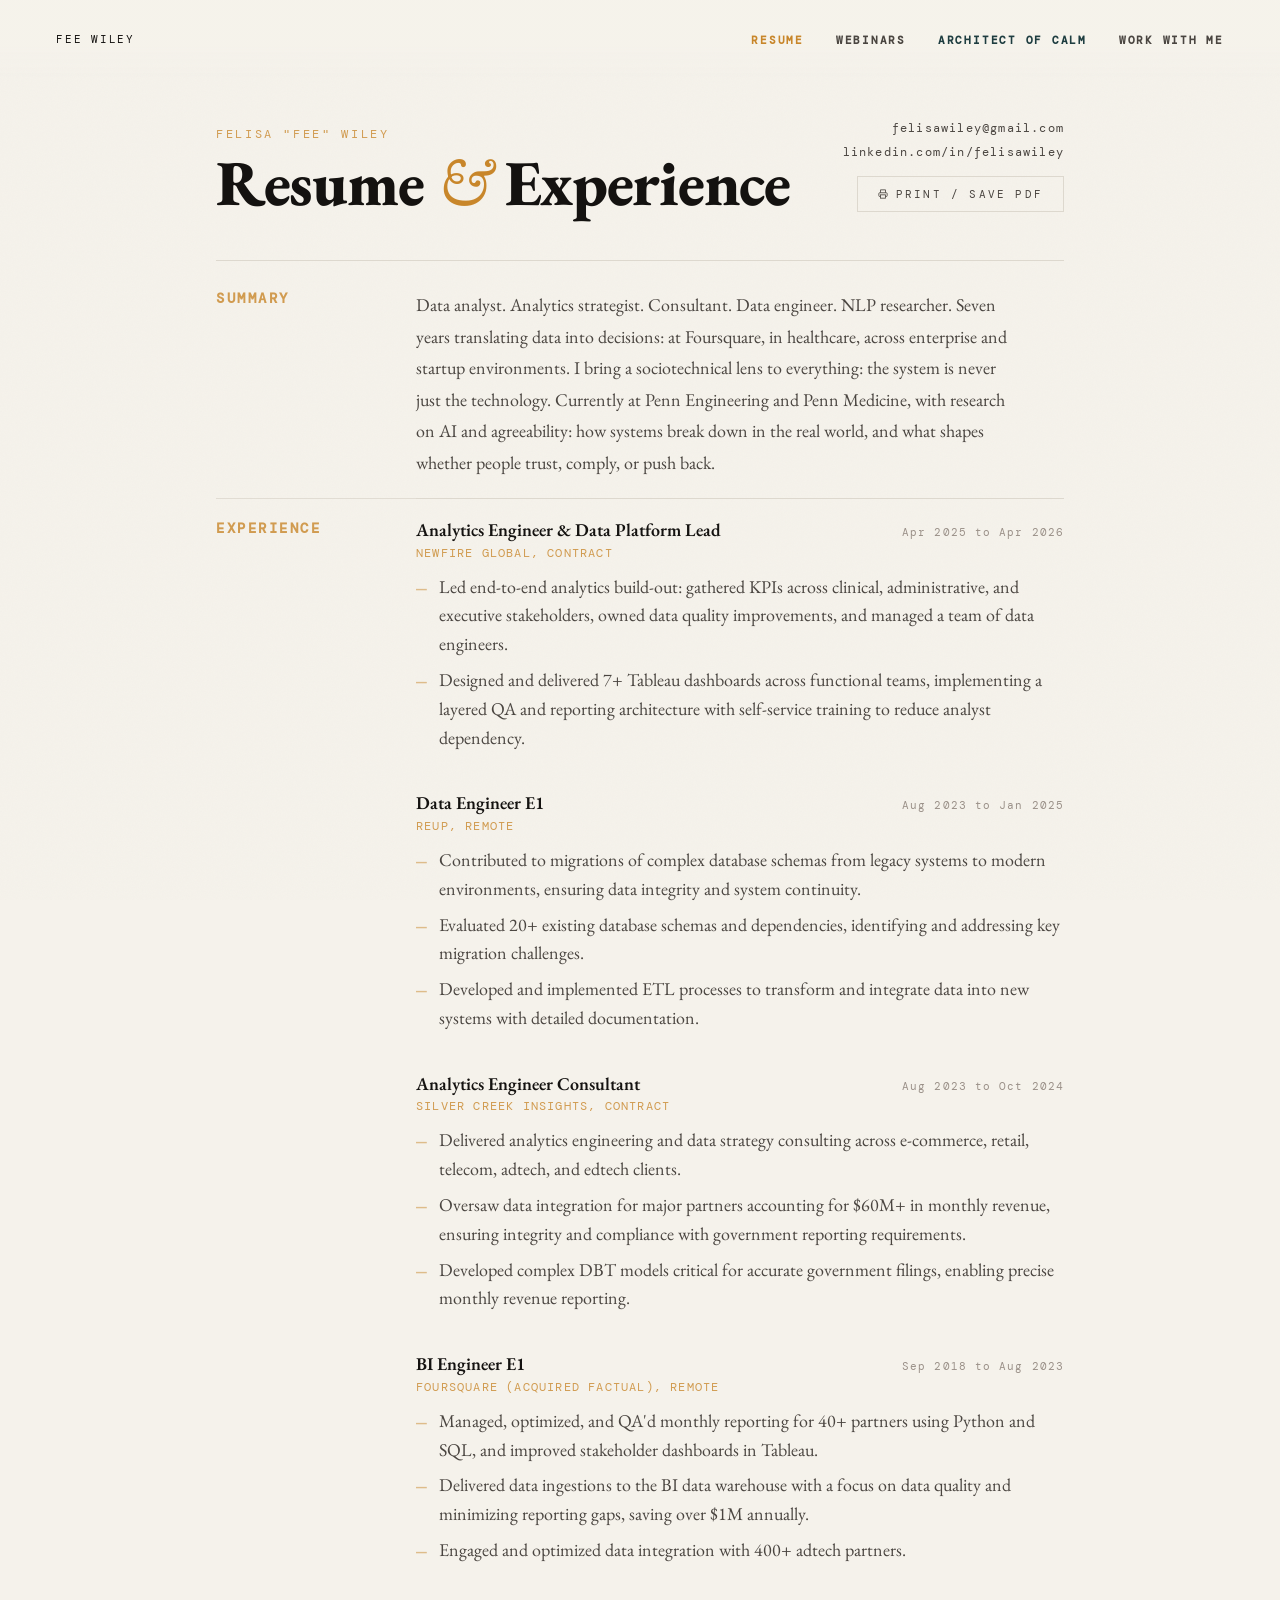
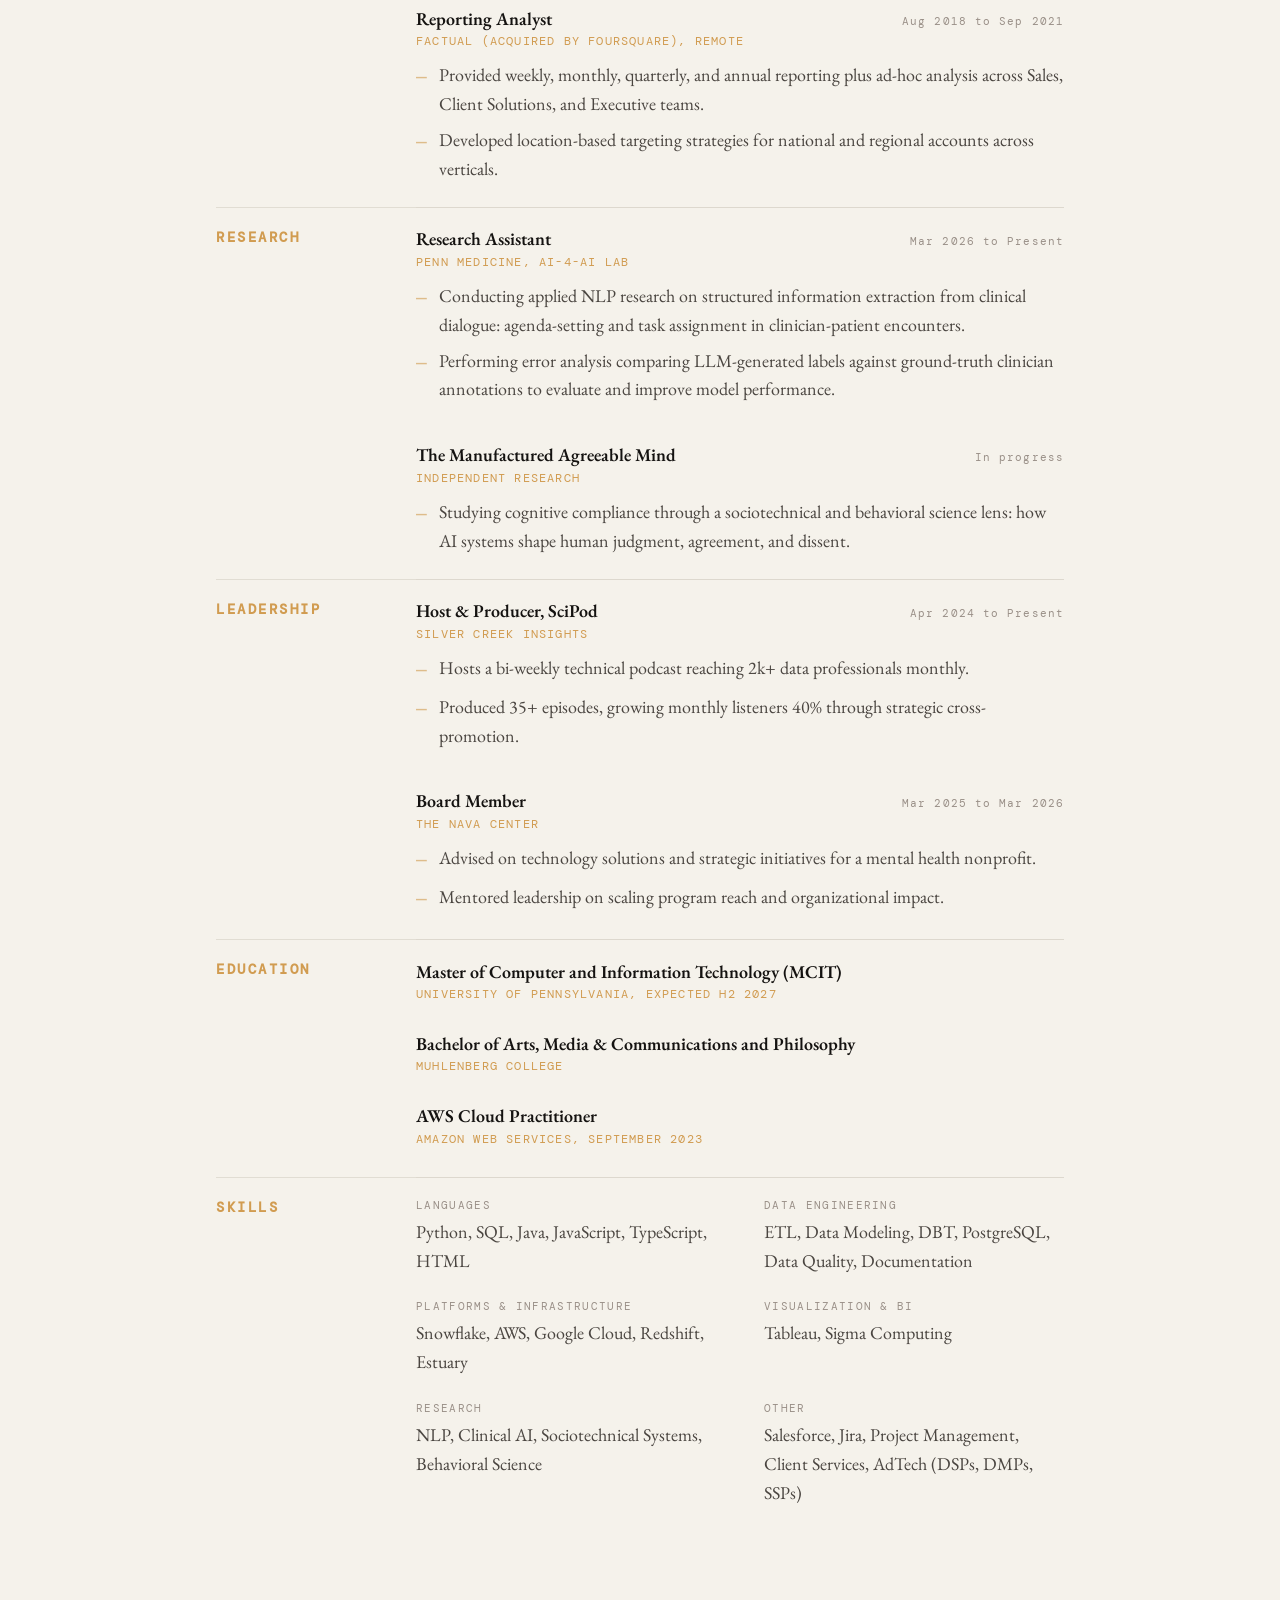
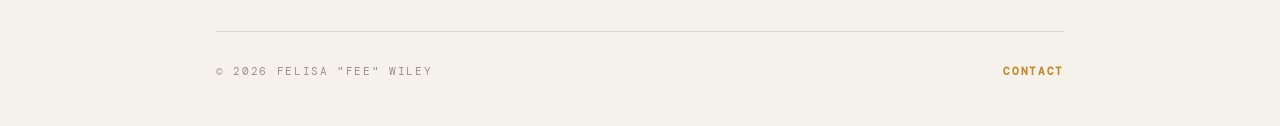
<file: resume.html>
<!DOCTYPE html>
<html lang="en">
<head>
  <meta charset="UTF-8">
  <meta http-equiv="refresh" content="0; url=/resume/">
  <link rel="canonical" href="https://feewiley.co/resume/">
  <script>location.replace('/resume/');</script>
  <title>Redirecting to Resume</title>
</head>
<body>
  <p><a href="/resume/">Continue to resume</a></p>
</body>
</html>
</file>
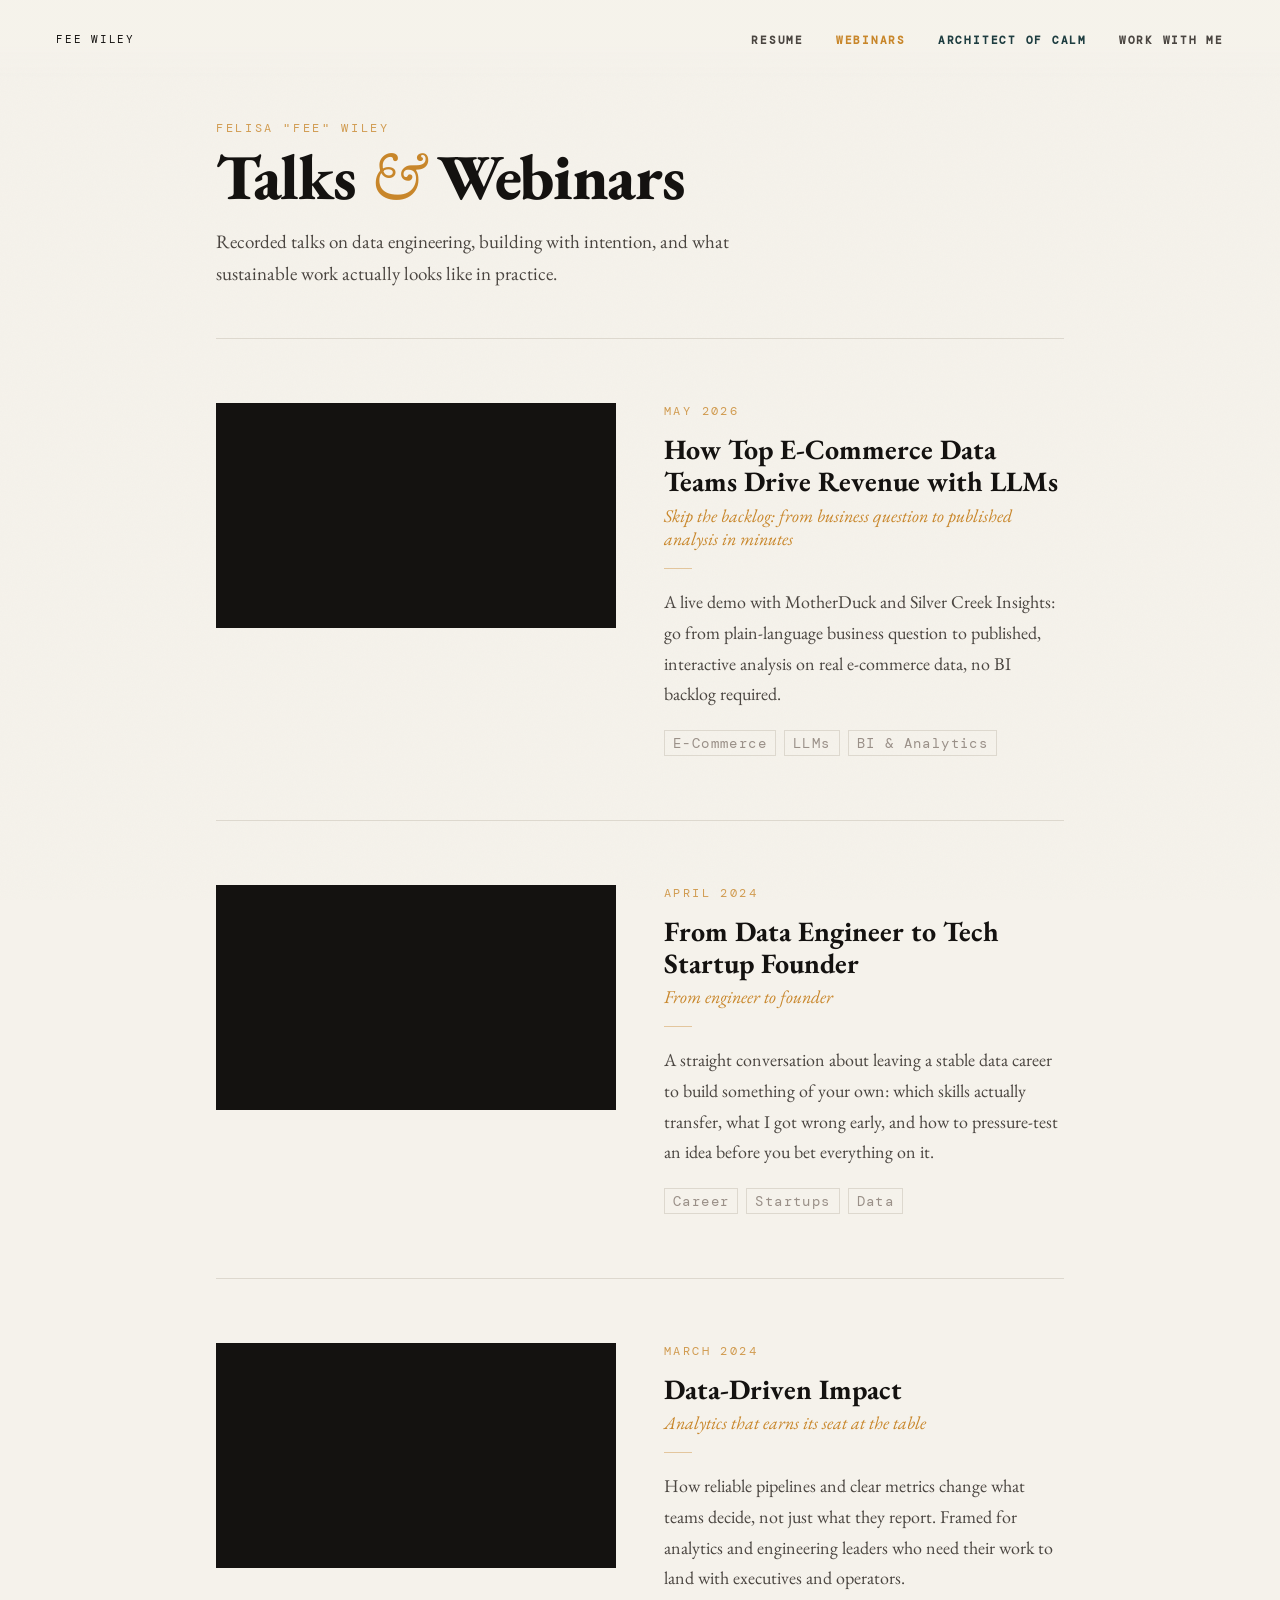
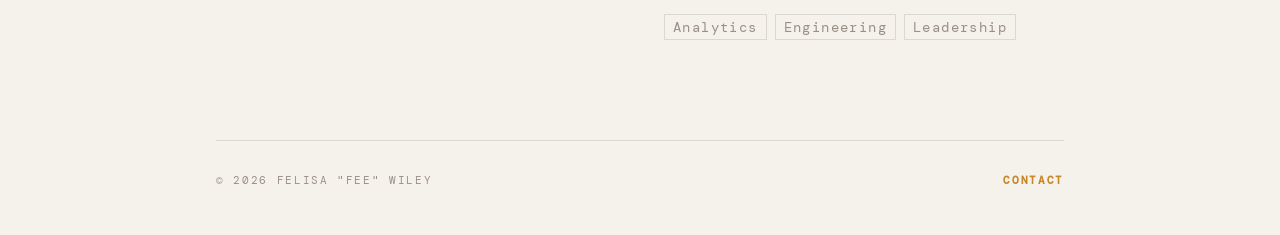
<file: webinars.html>
<!DOCTYPE html>
<html lang="en">
<head>
  <meta charset="UTF-8">
  <meta http-equiv="refresh" content="0; url=/webinars/">
  <link rel="canonical" href="https://feewiley.co/webinars/">
  <script>location.replace('/webinars/');</script>
  <title>Redirecting to Webinars</title>
</head>
<body>
  <p><a href="/webinars/">Continue to webinars</a></p>
</body>
</html>
</file>
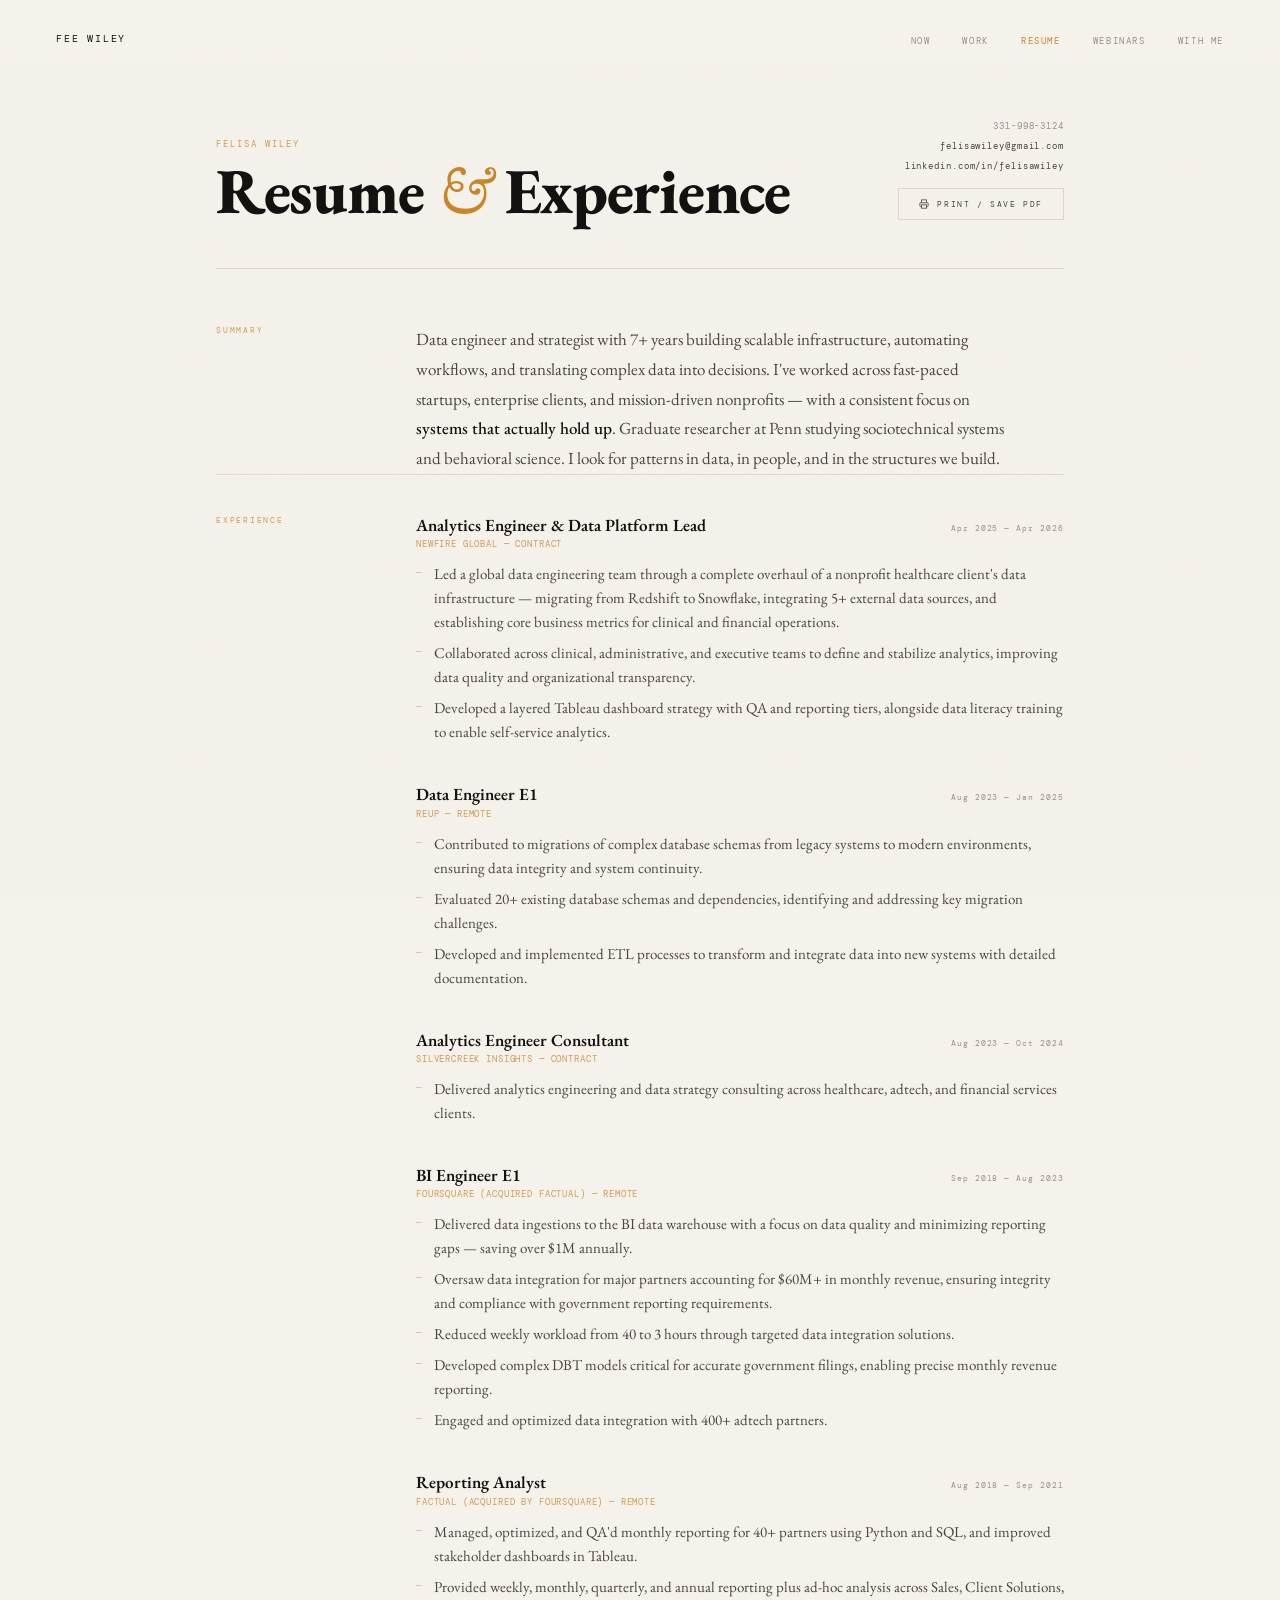
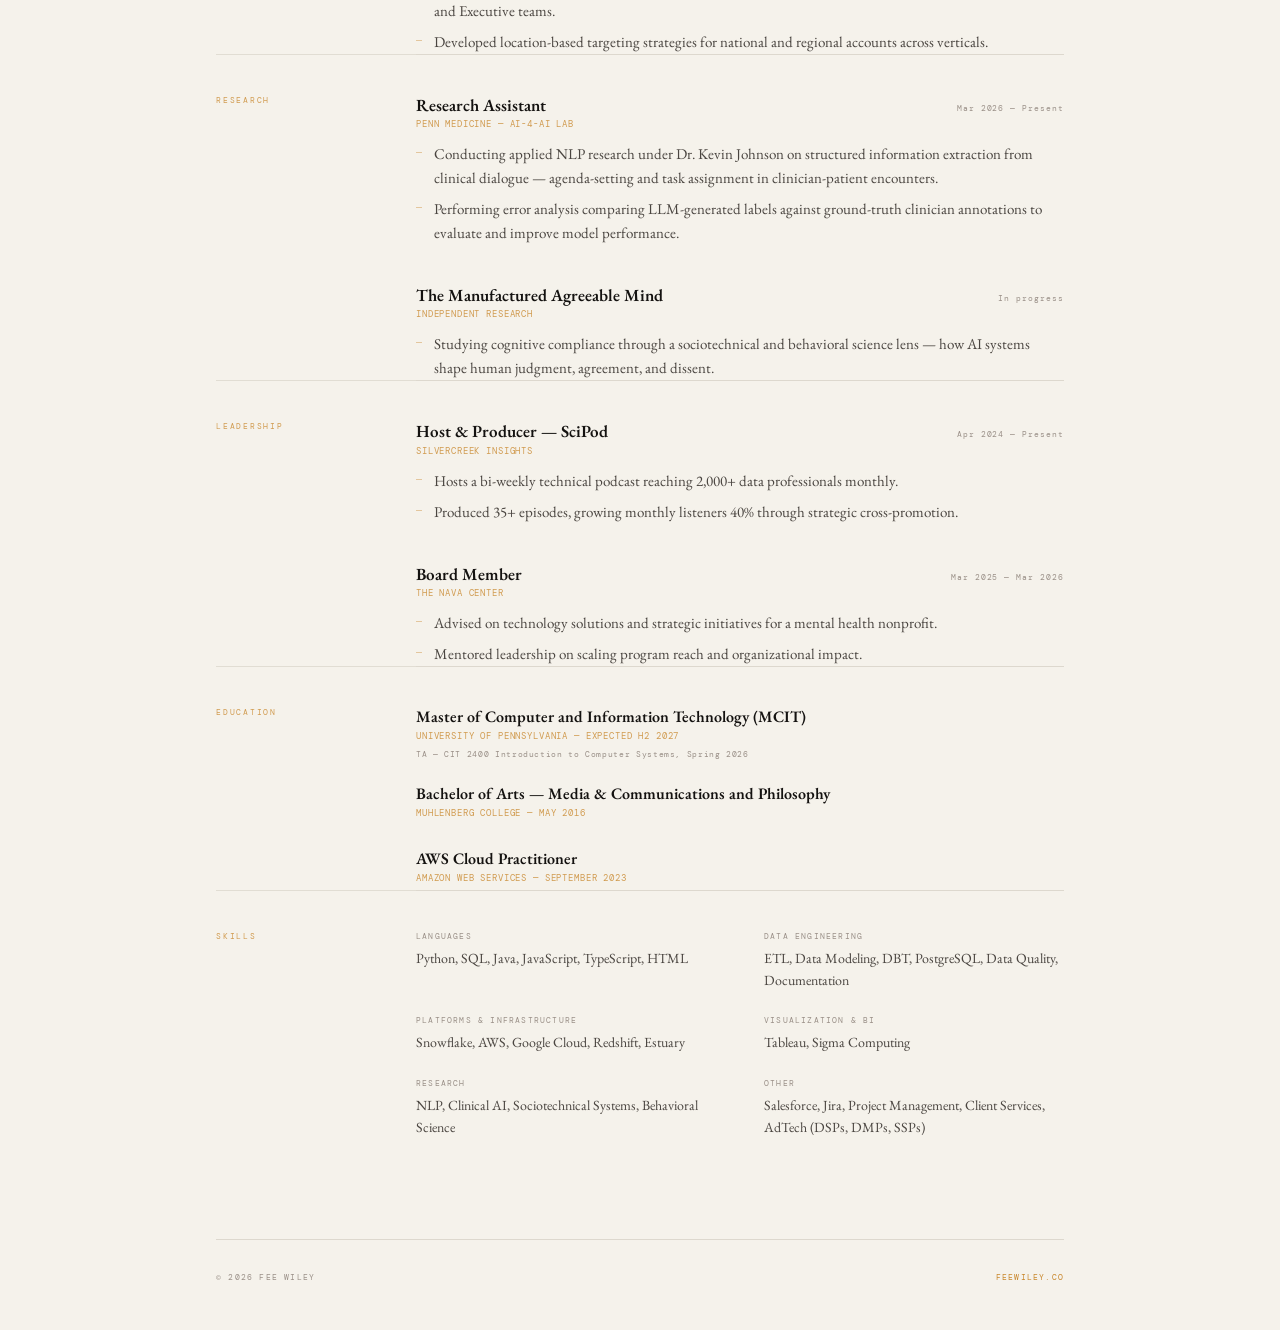
<file: public/resume.html>
<!DOCTYPE html>
<html lang="en">
<head>
  <!-- Google tag (gtag.js) -->
  <script async src="https://www.googletagmanager.com/gtag/js?id=G-45T8CP1WW5"></script>
  <script>
    window.dataLayer = window.dataLayer || [];
    function gtag(){dataLayer.push(arguments);}
    gtag('js', new Date());
    gtag('config', 'G-45T8CP1WW5');
  </script>

  <meta charset="UTF-8">
  <meta name="viewport" content="width=device-width, initial-scale=1.0">
  <title>Resume — Fee Wiley</title>

  <link href="https://fonts.googleapis.com/css2?family=EB+Garamond:ital,wght@0,400;0,500;0,600;0,700;0,800;1,400;1,500&family=DM+Mono:wght@300;400;500&display=swap" rel="stylesheet">

  <!-- Favicon -->
  <link rel="icon" href="assets/images/favicon.ico" type="image/x-icon">
  <link rel="icon" href="assets/images/favicon-32x32.png" sizes="32x32" type="image/png">
  <link rel="icon" href="assets/images/favicon-16x16.png" sizes="16x16" type="image/png">
  <link rel="apple-touch-icon" href="assets/images/apple-touch-icon.png">

  <style>
  :root {
    --bg:       #f5f2eb;
    --ink:      #141210;
    --ink-mid:  #4a4540;
    --ink-dim:  #9a9088;
    --amber:    #c8862a;
    --rule:     #ddd8ce;
  }

  * { margin: 0; padding: 0; box-sizing: border-box; }
  html { scroll-behavior: smooth; }

  body {
    background: var(--bg);
    color: var(--ink);
    font-family: 'EB Garamond', serif;
    min-height: 100vh;
  }

  /* grain */
  body::before {
    content: '';
    position: fixed;
    inset: 0;
    background-image: url("data:image/svg+xml,%3Csvg xmlns='http://www.w3.org/2000/svg' width='200' height='200'%3E%3Cfilter id='n'%3E%3CfeTurbulence type='fractalNoise' baseFrequency='0.8' numOctaves='4' stitchTiles='stitch'/%3E%3C/filter%3E%3Crect width='200' height='200' filter='url(%23n)' opacity='0.025'/%3E%3C/svg%3E");
    pointer-events: none;
    z-index: 0;
  }

  /* ── NAV ── */
  nav {
    position: fixed;
    top: 0; left: 0; right: 0;
    z-index: 100;
    padding: 28px 56px;
    display: flex;
    justify-content: space-between;
    align-items: center;
    background: linear-gradient(to bottom, rgba(245,242,235,0.97) 60%, transparent);
  }

  .nav-name {
    font-family: 'DM Mono', monospace;
    font-size: 10px;
    letter-spacing: 0.18em;
    text-transform: uppercase;
    color: var(--ink);
    text-decoration: none;
  }

  .nav-links {
    display: flex;
    gap: 32px;
    list-style: none;
    align-items: center;
  }

  .nav-links a {
    font-family: 'DM Mono', monospace;
    font-size: 9px;
    letter-spacing: 0.18em;
    text-transform: uppercase;
    color: var(--ink-dim);
    text-decoration: none;
    transition: color 0.2s;
  }

  .nav-links a:hover,
  .nav-links a.active { color: var(--amber); }

  /* ── LAYOUT ── */
  .container {
    position: relative;
    z-index: 1;
    max-width: 960px;
    margin: 0 auto;
    padding: 0 56px;
  }

  /* ── PAGE HEADER ── */
  .page-header {
    padding: 120px 0 48px;
    display: flex;
    justify-content: space-between;
    align-items: flex-end;
    border-bottom: 1px solid var(--rule);
    animation: fadeUp 0.6s ease both;
  }

  .page-header-left {}

  .page-eyebrow {
    font-family: 'DM Mono', monospace;
    font-size: 9px;
    letter-spacing: 0.22em;
    text-transform: uppercase;
    color: var(--amber);
    margin-bottom: 12px;
    opacity: 0.8;
  }

  .page-title {
    font-size: clamp(40px, 5vw, 64px);
    font-weight: 800;
    line-height: 0.9;
    letter-spacing: -0.02em;
  }

  .page-title em {
    font-weight: 400;
    font-style: italic;
    color: var(--amber);
  }

  .page-header-right {
    display: flex;
    flex-direction: column;
    align-items: flex-end;
    gap: 8px;
  }

  .contact-line {
    font-family: 'DM Mono', monospace;
    font-size: 9px;
    letter-spacing: 0.1em;
    color: var(--ink-dim);
  }

  .contact-line a {
    color: var(--ink-mid);
    text-decoration: none;
    transition: color 0.2s;
  }

  .contact-line a:hover { color: var(--amber); }

  .print-btn {
    margin-top: 8px;
    display: inline-flex;
    align-items: center;
    gap: 8px;
    padding: 10px 20px;
    border: 1px solid var(--rule);
    background: transparent;
    font-family: 'DM Mono', monospace;
    font-size: 8px;
    letter-spacing: 0.2em;
    text-transform: uppercase;
    color: var(--ink-mid);
    cursor: pointer;
    transition: all 0.2s;
  }

  .print-btn:hover {
    border-color: var(--amber);
    color: var(--amber);
  }

  /* ── RESUME BODY ── */
  .resume-body {
    padding: 56px 0 100px;
    display: grid;
    grid-template-columns: 200px 1fr;
    gap: 0;
    animation: fadeUp 0.6s 0.1s ease both;
  }

  /* ── SECTION ── */
  .resume-section {
    display: contents;
  }

  .section-label {
    font-family: 'DM Mono', monospace;
    font-size: 8px;
    letter-spacing: 0.22em;
    text-transform: uppercase;
    color: var(--amber);
    opacity: 0.8;
    padding: 40px 32px 0 0;
    border-top: 1px solid var(--rule);
  }

  .section-content {
    padding: 40px 0 0;
    border-top: 1px solid var(--rule);
  }

  /* first section — no top rule */
  .section-label.first,
  .section-content.first {
    border-top: none;
    padding-top: 0;
  }

  /* ── SUMMARY ── */
  .summary-text {
    font-size: 17px;
    line-height: 1.75;
    color: var(--ink-mid);
    max-width: 600px;
  }

  .summary-text strong { color: var(--ink); font-weight: 500; }

  /* ── EXPERIENCE ── */
  .exp-list {
    display: flex;
    flex-direction: column;
    gap: 40px;
  }

  .exp-item {}

  .exp-header {
    display: flex;
    justify-content: space-between;
    align-items: baseline;
    margin-bottom: 4px;
    flex-wrap: wrap;
    gap: 8px;
  }

  .exp-title {
    font-size: 17px;
    font-weight: 600;
    color: var(--ink);
    line-height: 1.2;
  }

  .exp-dates {
    font-family: 'DM Mono', monospace;
    font-size: 8px;
    letter-spacing: 0.12em;
    color: var(--ink-dim);
    white-space: nowrap;
  }

  .exp-company {
    font-family: 'DM Mono', monospace;
    font-size: 8.5px;
    letter-spacing: 0.1em;
    text-transform: uppercase;
    color: var(--amber);
    margin-bottom: 12px;
    opacity: 0.8;
  }

  .exp-bullets {
    list-style: none;
    display: flex;
    flex-direction: column;
    gap: 7px;
  }

  .exp-bullets li {
    font-size: 15px;
    line-height: 1.6;
    color: var(--ink-mid);
    display: flex;
    gap: 12px;
  }

  .exp-bullets li::before {
    content: '—';
    color: var(--amber);
    opacity: 0.5;
    flex-shrink: 0;
    font-family: 'DM Mono', monospace;
    font-size: 10px;
    padding-top: 3px;
  }

  /* ── SKILLS ── */
  .skills-grid {
    display: grid;
    grid-template-columns: 1fr 1fr;
    gap: 24px 48px;
  }

  .skill-group-label {
    font-family: 'DM Mono', monospace;
    font-size: 8px;
    letter-spacing: 0.15em;
    text-transform: uppercase;
    color: var(--ink-dim);
    margin-bottom: 6px;
  }

  .skill-group-items {
    font-size: 14px;
    line-height: 1.6;
    color: var(--ink-mid);
  }

  /* ── EDUCATION ── */
  .edu-list {
    display: flex;
    flex-direction: column;
    gap: 24px;
  }

  .edu-item {}

  .edu-degree {
    font-size: 16px;
    font-weight: 600;
    color: var(--ink);
    line-height: 1.3;
    margin-bottom: 3px;
  }

  .edu-school {
    font-family: 'DM Mono', monospace;
    font-size: 8.5px;
    letter-spacing: 0.1em;
    text-transform: uppercase;
    color: var(--amber);
    opacity: 0.8;
    margin-bottom: 6px;
  }

  .edu-detail {
    font-size: 14px;
    color: var(--ink-dim);
    line-height: 1.5;
    font-family: 'DM Mono', monospace;
    font-size: 8px;
    letter-spacing: 0.08em;
  }

  /* ── FOOTER ── */
  footer {
    position: relative;
    z-index: 1;
    padding: 32px 0 48px;
    border-top: 1px solid var(--rule);
  }

  .footer-inner {
    display: flex;
    justify-content: space-between;
    align-items: center;
  }

  footer p {
    font-family: 'DM Mono', monospace;
    font-size: 8px;
    letter-spacing: 0.15em;
    text-transform: uppercase;
    color: var(--ink-dim);
  }

  footer a {
    color: var(--amber);
    text-decoration: none;
  }

  @keyframes fadeUp {
    from { opacity: 0; transform: translateY(12px); }
    to   { opacity: 1; transform: translateY(0); }
  }

  /* ── PRINT ── */
  @media print {
    body::before { display: none; }
    nav { display: none; }
    .print-btn { display: none; }
    footer { display: none; }

    body { background: #fff; }

    .container { padding: 0 32px; }

    .page-header {
      padding: 32px 0 24px;
    }

    .resume-body { padding: 32px 0; }

    .section-label,
    .section-content { padding-top: 24px; }

    .exp-list { gap: 24px; }

    @page {
      margin: 0.5in;
      size: letter;
    }
  }

  @media (max-width: 768px) {
    nav { padding: 20px 24px; }
    .container { padding: 0 24px; }
    .page-header { flex-direction: column; gap: 24px; align-items: flex-start; padding: 100px 0 36px; }
    .page-header-right { align-items: flex-start; }
    .resume-body { grid-template-columns: 1fr; gap: 0; }
    .section-label { padding: 32px 0 8px; border-top: none; }
    .section-label.first { padding-top: 24px; }
    .section-content { padding-top: 0; border-top: none; border-bottom: 1px solid var(--rule); padding-bottom: 32px; }
    .section-content.first { padding-bottom: 32px; }
    .skills-grid { grid-template-columns: 1fr; }
    .footer-inner { flex-direction: column; gap: 12px; align-items: flex-start; }
  }
  </style>
</head>
<body>

<nav>
  <a href="index.html" class="nav-name">Fee Wiley</a>
  <ul class="nav-links">
    <li><a href="index.html#now">Now</a></li>
    <li><a href="index.html#work">Work</a></li>
    <li><a href="resume.html" class="active">Resume</a></li>
    <li><a href="webinars.html">Webinars</a></li>
    <li><a href="index.html#with-me">With Me</a></li>
  </ul>
</nav>

<div class="container">

  <!-- PAGE HEADER -->
  <div class="page-header">
    <div class="page-header-left">
      <div class="page-eyebrow">Felisa Wiley</div>
      <h1 class="page-title">Resume <em>&</em> Experience</h1>
    </div>
    <div class="page-header-right">
      <span class="contact-line">331-998-3124</span>
      <span class="contact-line"><a href="mailto:felisawiley@gmail.com">felisawiley@gmail.com</a></span>
      <span class="contact-line"><a href="https://linkedin.com/in/felisawiley" target="_blank">linkedin.com/in/felisawiley</a></span>
      <button class="print-btn" onclick="window.print()">
        <svg width="10" height="10" viewBox="0 0 24 24" fill="none" stroke="currentColor" stroke-width="2"><path d="M6 9V2h12v7"/><path d="M6 18H4a2 2 0 0 1-2-2v-5a2 2 0 0 1 2-2h16a2 2 0 0 1 2 2v5a2 2 0 0 1-2 2h-2"/><rect x="6" y="14" width="12" height="8"/></svg>
        Print / Save PDF
      </button>
    </div>
  </div>

  <!-- RESUME BODY -->
  <div class="resume-body">

    <!-- SUMMARY -->
    <div class="section-label first">Summary</div>
    <div class="section-content first">
      <p class="summary-text">
        Data engineer and strategist with 7+ years building scalable infrastructure, automating workflows, and translating complex data into decisions. I've worked across fast-paced startups, enterprise clients, and mission-driven nonprofits — with a consistent focus on <strong>systems that actually hold up</strong>. Graduate researcher at Penn studying sociotechnical systems and behavioral science. I look for patterns in data, in people, and in the structures we build.
      </p>
    </div>

    <!-- EXPERIENCE -->
    <div class="section-label">Experience</div>
    <div class="section-content">
      <div class="exp-list">

        <div class="exp-item">
          <div class="exp-header">
            <div class="exp-title">Analytics Engineer & Data Platform Lead</div>
            <div class="exp-dates">Apr 2025 — Apr 2026</div>
          </div>
          <div class="exp-company">Newfire Global — Contract</div>
          <ul class="exp-bullets">
            <li>Led a global data engineering team through a complete overhaul of a nonprofit healthcare client's data infrastructure — migrating from Redshift to Snowflake, integrating 5+ external data sources, and establishing core business metrics for clinical and financial operations.</li>
            <li>Collaborated across clinical, administrative, and executive teams to define and stabilize analytics, improving data quality and organizational transparency.</li>
            <li>Developed a layered Tableau dashboard strategy with QA and reporting tiers, alongside data literacy training to enable self-service analytics.</li>
          </ul>
        </div>

        <div class="exp-item">
          <div class="exp-header">
            <div class="exp-title">Data Engineer E1</div>
            <div class="exp-dates">Aug 2023 — Jan 2025</div>
          </div>
          <div class="exp-company">ReUp — Remote</div>
          <ul class="exp-bullets">
            <li>Contributed to migrations of complex database schemas from legacy systems to modern environments, ensuring data integrity and system continuity.</li>
            <li>Evaluated 20+ existing database schemas and dependencies, identifying and addressing key migration challenges.</li>
            <li>Developed and implemented ETL processes to transform and integrate data into new systems with detailed documentation.</li>
          </ul>
        </div>

        <div class="exp-item">
          <div class="exp-header">
            <div class="exp-title">Analytics Engineer Consultant</div>
            <div class="exp-dates">Aug 2023 — Oct 2024</div>
          </div>
          <div class="exp-company">SilverCreek Insights — Contract</div>
          <ul class="exp-bullets">
            <li>Delivered analytics engineering and data strategy consulting across healthcare, adtech, and financial services clients.</li>
          </ul>
        </div>

        <div class="exp-item">
          <div class="exp-header">
            <div class="exp-title">BI Engineer E1</div>
            <div class="exp-dates">Sep 2018 — Aug 2023</div>
          </div>
          <div class="exp-company">Foursquare (acquired Factual) — Remote</div>
          <ul class="exp-bullets">
            <li>Delivered data ingestions to the BI data warehouse with a focus on data quality and minimizing reporting gaps — saving over $1M annually.</li>
            <li>Oversaw data integration for major partners accounting for $60M+ in monthly revenue, ensuring integrity and compliance with government reporting requirements.</li>
            <li>Reduced weekly workload from 40 to 3 hours through targeted data integration solutions.</li>
            <li>Developed complex DBT models critical for accurate government filings, enabling precise monthly revenue reporting.</li>
            <li>Engaged and optimized data integration with 400+ adtech partners.</li>
          </ul>
        </div>

        <div class="exp-item">
          <div class="exp-header">
            <div class="exp-title">Reporting Analyst</div>
            <div class="exp-dates">Aug 2018 — Sep 2021</div>
          </div>
          <div class="exp-company">Factual (acquired by Foursquare) — Remote</div>
          <ul class="exp-bullets">
            <li>Managed, optimized, and QA'd monthly reporting for 40+ partners using Python and SQL, and improved stakeholder dashboards in Tableau.</li>
            <li>Provided weekly, monthly, quarterly, and annual reporting plus ad-hoc analysis across Sales, Client Solutions, and Executive teams.</li>
            <li>Developed location-based targeting strategies for national and regional accounts across verticals.</li>
          </ul>
        </div>

      </div>
    </div>

    <!-- RESEARCH -->
    <div class="section-label">Research</div>
    <div class="section-content">
      <div class="exp-list">

        <div class="exp-item">
          <div class="exp-header">
            <div class="exp-title">Research Assistant</div>
            <div class="exp-dates">Mar 2026 — Present</div>
          </div>
          <div class="exp-company">Penn Medicine — AI-4-AI Lab</div>
          <ul class="exp-bullets">
            <li>Conducting applied NLP research under Dr. Kevin Johnson on structured information extraction from clinical dialogue — agenda-setting and task assignment in clinician-patient encounters.</li>
            <li>Performing error analysis comparing LLM-generated labels against ground-truth clinician annotations to evaluate and improve model performance.</li>
          </ul>
        </div>

        <div class="exp-item">
          <div class="exp-header">
            <div class="exp-title">The Manufactured Agreeable Mind</div>
            <div class="exp-dates">In progress</div>
          </div>
          <div class="exp-company">Independent Research</div>
          <ul class="exp-bullets">
            <li>Studying cognitive compliance through a sociotechnical and behavioral science lens — how AI systems shape human judgment, agreement, and dissent.</li>
          </ul>
        </div>

      </div>
    </div>

    <!-- LEADERSHIP -->
    <div class="section-label">Leadership</div>
    <div class="section-content">
      <div class="exp-list">

        <div class="exp-item">
          <div class="exp-header">
            <div class="exp-title">Host & Producer — SciPod</div>
            <div class="exp-dates">Apr 2024 — Present</div>
          </div>
          <div class="exp-company">SilverCreek Insights</div>
          <ul class="exp-bullets">
            <li>Hosts a bi-weekly technical podcast reaching 2,000+ data professionals monthly.</li>
            <li>Produced 35+ episodes, growing monthly listeners 40% through strategic cross-promotion.</li>
          </ul>
        </div>

        <div class="exp-item">
          <div class="exp-header">
            <div class="exp-title">Board Member</div>
            <div class="exp-dates">Mar 2025 — Mar 2026</div>
          </div>
          <div class="exp-company">The Nava Center</div>
          <ul class="exp-bullets">
            <li>Advised on technology solutions and strategic initiatives for a mental health nonprofit.</li>
            <li>Mentored leadership on scaling program reach and organizational impact.</li>
          </ul>
        </div>

      </div>
    </div>

    <!-- EDUCATION -->
    <div class="section-label">Education</div>
    <div class="section-content">
      <div class="edu-list">

        <div class="edu-item">
          <div class="edu-degree">Master of Computer and Information Technology (MCIT)</div>
          <div class="edu-school">University of Pennsylvania — Expected H2 2027</div>
          <div class="edu-detail">TA — CIT 2400 Introduction to Computer Systems, Spring 2026</div>
        </div>

        <div class="edu-item">
          <div class="edu-degree">Bachelor of Arts — Media & Communications and Philosophy</div>
          <div class="edu-school">Muhlenberg College — May 2016</div>
        </div>

        <div class="edu-item">
          <div class="edu-degree">AWS Cloud Practitioner</div>
          <div class="edu-school">Amazon Web Services — September 2023</div>
        </div>

      </div>
    </div>

    <!-- SKILLS -->
    <div class="section-label">Skills</div>
    <div class="section-content">
      <div class="skills-grid">

        <div>
          <div class="skill-group-label">Languages</div>
          <div class="skill-group-items">Python, SQL, Java, JavaScript, TypeScript, HTML</div>
        </div>

        <div>
          <div class="skill-group-label">Data Engineering</div>
          <div class="skill-group-items">ETL, Data Modeling, DBT, PostgreSQL, Data Quality, Documentation</div>
        </div>

        <div>
          <div class="skill-group-label">Platforms & Infrastructure</div>
          <div class="skill-group-items">Snowflake, AWS, Google Cloud, Redshift, Estuary</div>
        </div>

        <div>
          <div class="skill-group-label">Visualization & BI</div>
          <div class="skill-group-items">Tableau, Sigma Computing</div>
        </div>

        <div>
          <div class="skill-group-label">Research</div>
          <div class="skill-group-items">NLP, Clinical AI, Sociotechnical Systems, Behavioral Science</div>
        </div>

        <div>
          <div class="skill-group-label">Other</div>
          <div class="skill-group-items">Salesforce, Jira, Project Management, Client Services, AdTech (DSPs, DMPs, SSPs)</div>
        </div>

      </div>
    </div>

  </div>
</div>

<div class="container">
  <footer>
    <div class="footer-inner">
      <p>© 2026 Fee Wiley</p>
      <p><a href="index.html">feewiley.co</a></p>
    </div>
  </footer>
</div>

</body>
</html>
</file>
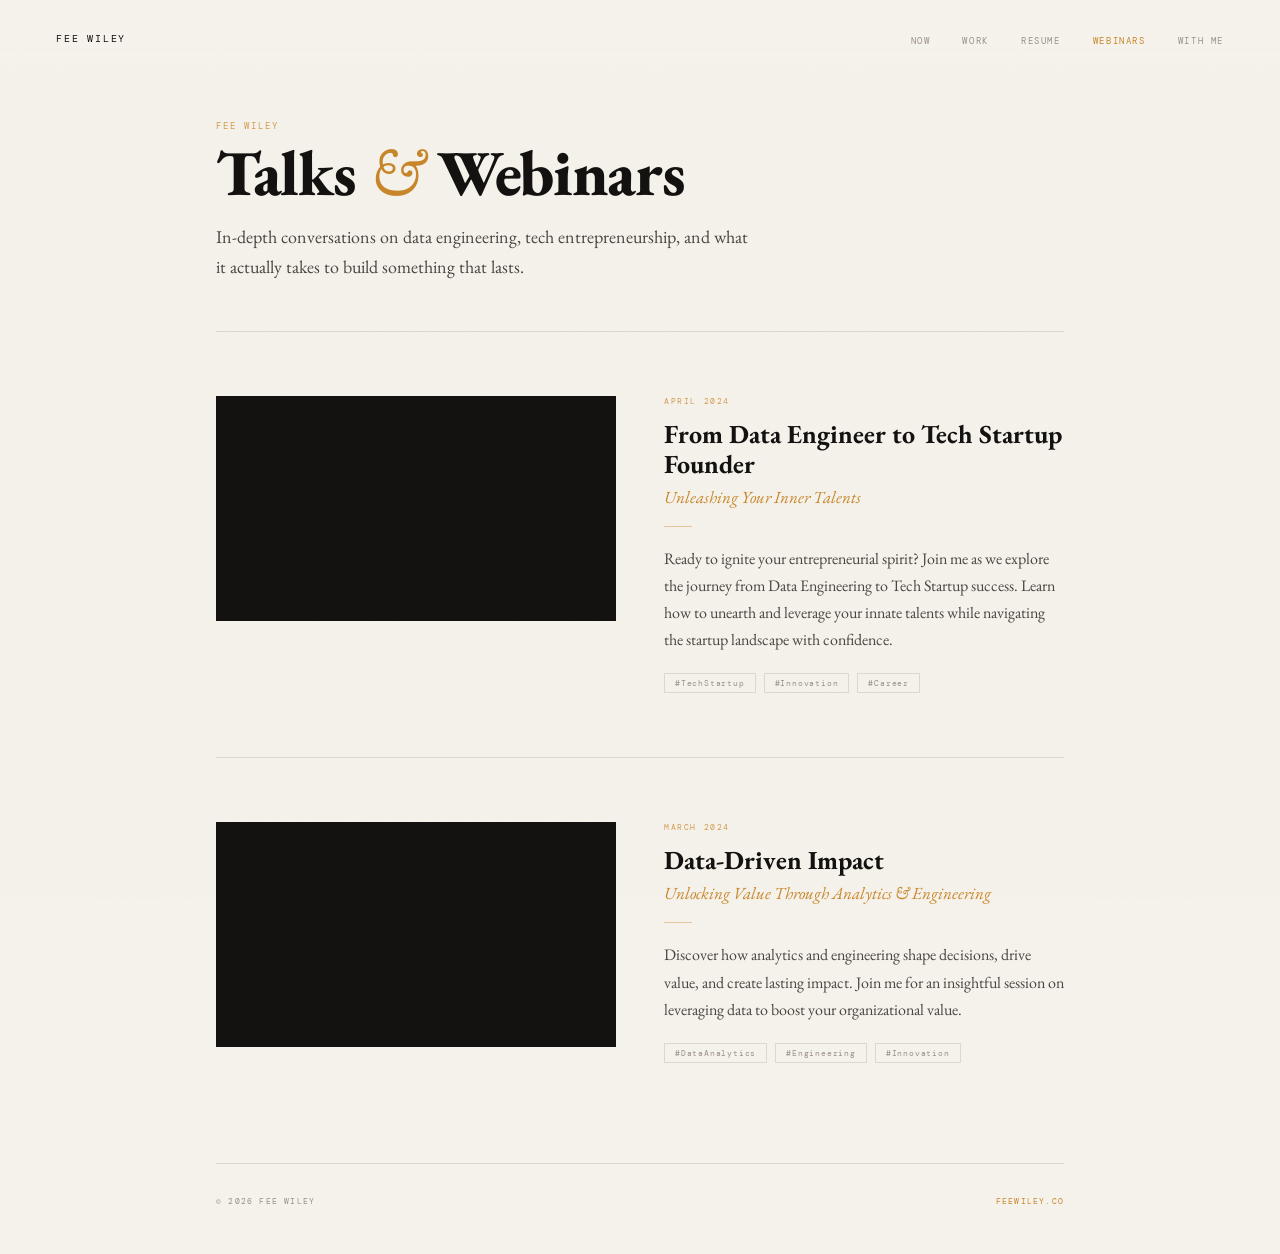
<file: public/webinars.html>
<!DOCTYPE html>
<html lang="en">
<head>
  <!-- Google tag (gtag.js) -->
  <script async src="https://www.googletagmanager.com/gtag/js?id=G-45T8CP1WW5"></script>
  <script>
    window.dataLayer = window.dataLayer || [];
    function gtag(){dataLayer.push(arguments);}
    gtag('js', new Date());
    gtag('config', 'G-45T8CP1WW5');
  </script>

  <meta charset="UTF-8">
  <meta name="viewport" content="width=device-width, initial-scale=1.0">
  <title>Webinars — Felisa "Fee" Wiley</title>

  <link href="https://fonts.googleapis.com/css2?family=EB+Garamond:ital,wght@0,400;0,500;0,600;0,700;0,800;1,400;1,500&family=DM+Mono:wght@300;400;500&display=swap" rel="stylesheet">

  <!-- Favicon -->
  <link rel="icon" href="assets/images/favicon.ico" type="image/x-icon">
  <link rel="icon" href="assets/images/favicon-32x32.png" sizes="32x32" type="image/png">
  <link rel="icon" href="assets/images/favicon-16x16.png" sizes="16x16" type="image/png">
  <link rel="apple-touch-icon" href="assets/images/apple-touch-icon.png">
  <link rel="icon" href="assets/images/android-chrome-192x192.png" sizes="192x192" type="image/png">
  <link rel="icon" href="assets/images/android-chrome-512x512.png" sizes="512x512" type="image/png">

  <style>
  :root {
    --bg:      #f5f2eb;
    --ink:     #141210;
    --ink-mid: #4a4540;
    --ink-dim: #9a9088;
    --amber:   #c8862a;
    --rule:    #ddd8ce;
  }

  * { margin: 0; padding: 0; box-sizing: border-box; }
  html { scroll-behavior: smooth; }

  body {
    background: var(--bg);
    color: var(--ink);
    font-family: 'EB Garamond', serif;
    min-height: 100vh;
  }

  body::before {
    content: '';
    position: fixed;
    inset: 0;
    background-image: url("data:image/svg+xml,%3Csvg xmlns='http://www.w3.org/2000/svg' width='200' height='200'%3E%3Cfilter id='n'%3E%3CfeTurbulence type='fractalNoise' baseFrequency='0.8' numOctaves='4' stitchTiles='stitch'/%3E%3C/filter%3E%3Crect width='200' height='200' filter='url(%23n)' opacity='0.025'/%3E%3C/svg%3E");
    pointer-events: none;
    z-index: 0;
  }

  /* ── NAV ── */
  nav {
    position: fixed;
    top: 0; left: 0; right: 0;
    z-index: 100;
    padding: 28px 56px;
    display: flex;
    justify-content: space-between;
    align-items: center;
    background: linear-gradient(to bottom, rgba(245,242,235,0.97) 60%, transparent);
  }

  .nav-name {
    font-family: 'DM Mono', monospace;
    font-size: 10px;
    letter-spacing: 0.18em;
    text-transform: uppercase;
    color: var(--ink);
    text-decoration: none;
  }

  .nav-links {
    display: flex;
    gap: 32px;
    list-style: none;
    align-items: center;
  }

  .nav-links a {
    font-family: 'DM Mono', monospace;
    font-size: 9px;
    letter-spacing: 0.18em;
    text-transform: uppercase;
    color: var(--ink-dim);
    text-decoration: none;
    transition: color 0.2s;
  }

  .nav-links a:hover,
  .nav-links a.active { color: var(--amber); }

  /* ── LAYOUT ── */
  .container {
    position: relative;
    z-index: 1;
    max-width: 960px;
    margin: 0 auto;
    padding: 0 56px;
  }

  /* ── PAGE HEADER ── */
  .page-header {
    padding: 120px 0 48px;
    border-bottom: 1px solid var(--rule);
    animation: fadeUp 0.6s ease both;
  }

  .page-eyebrow {
    font-family: 'DM Mono', monospace;
    font-size: 9px;
    letter-spacing: 0.22em;
    text-transform: uppercase;
    color: var(--amber);
    margin-bottom: 12px;
    opacity: 0.8;
  }

  .page-title {
    font-size: clamp(40px, 5vw, 64px);
    font-weight: 800;
    line-height: 0.9;
    letter-spacing: -0.02em;
    margin-bottom: 20px;
  }

  .page-title em {
    font-weight: 400;
    font-style: italic;
    color: var(--amber);
  }

  .page-lead {
    font-size: 18px;
    line-height: 1.7;
    color: var(--ink-mid);
    max-width: 540px;
  }

  /* ── WEBINAR GRID ── */
  .webinars-section {
    padding: 64px 0 100px;
    animation: fadeUp 0.6s 0.1s ease both;
  }

  .webinar-list {
    display: flex;
    flex-direction: column;
    gap: 64px;
  }

  .webinar-item {
    display: grid;
    grid-template-columns: 1fr 1fr;
    gap: 48px;
    align-items: start;
    padding-bottom: 64px;
    border-bottom: 1px solid var(--rule);
  }

  .webinar-item:last-child {
    border-bottom: none;
    padding-bottom: 0;
  }

  /* ── VIDEO ── */
  .video-wrap {
    position: relative;
    width: 100%;
    aspect-ratio: 16 / 9;
    background: var(--ink);
    overflow: hidden;
  }

  .video-wrap iframe {
    position: absolute;
    inset: 0;
    width: 100%;
    height: 100%;
    border: none;
  }

  /* ── WEBINAR CONTENT ── */
  .webinar-meta {
    font-family: 'DM Mono', monospace;
    font-size: 8px;
    letter-spacing: 0.2em;
    text-transform: uppercase;
    color: var(--amber);
    opacity: 0.8;
    margin-bottom: 14px;
  }

  .webinar-title {
    font-size: 26px;
    font-weight: 700;
    color: var(--ink);
    line-height: 1.15;
    margin-bottom: 6px;
  }

  .webinar-subtitle {
    font-size: 17px;
    font-style: italic;
    font-weight: 400;
    color: var(--amber);
    margin-bottom: 18px;
    line-height: 1.3;
  }

  .webinar-rule {
    width: 28px;
    height: 1px;
    background: var(--amber);
    opacity: 0.4;
    margin-bottom: 18px;
  }

  .webinar-desc {
    font-size: 16px;
    line-height: 1.7;
    color: var(--ink-mid);
    margin-bottom: 20px;
  }

  .webinar-tags {
    display: flex;
    flex-wrap: wrap;
    gap: 8px;
  }

  .webinar-tags span {
    font-family: 'DM Mono', monospace;
    font-size: 8px;
    letter-spacing: 0.1em;
    color: var(--ink-dim);
    border: 1px solid var(--rule);
    padding: 4px 10px;
  }

  /* ── FOOTER ── */
  footer {
    position: relative;
    z-index: 1;
    padding: 32px 0 48px;
    border-top: 1px solid var(--rule);
  }

  .footer-inner {
    display: flex;
    justify-content: space-between;
    align-items: center;
  }

  footer p {
    font-family: 'DM Mono', monospace;
    font-size: 8px;
    letter-spacing: 0.15em;
    text-transform: uppercase;
    color: var(--ink-dim);
  }

  footer a {
    color: var(--amber);
    text-decoration: none;
  }

  @keyframes fadeUp {
    from { opacity: 0; transform: translateY(12px); }
    to   { opacity: 1; transform: translateY(0); }
  }

  @media (max-width: 768px) {
    nav { padding: 20px 24px; }
    .container { padding: 0 24px; }
    .page-header { padding: 100px 0 36px; }
    .webinar-item { grid-template-columns: 1fr; gap: 28px; }
    .footer-inner { flex-direction: column; gap: 12px; align-items: flex-start; }
  }
  </style>
</head>
<body>

<nav>
  <a href="index.html" class="nav-name">Fee Wiley</a>
  <ul class="nav-links">
    <li><a href="index.html#now">Now</a></li>
    <li><a href="index.html#work">Work</a></li>
    <li><a href="resume.html">Resume</a></li>
    <li><a href="webinars.html" class="active">Webinars</a></li>
    <li><a href="index.html#with-me">With Me</a></li>
  </ul>
</nav>

<div class="container">

  <!-- PAGE HEADER -->
  <div class="page-header">
    <div class="page-eyebrow">Fee Wiley</div>
    <h1 class="page-title">Talks <em>&</em> Webinars</h1>
    <p class="page-lead">In-depth conversations on data engineering, tech entrepreneurship, and what it actually takes to build something that lasts.</p>
  </div>

  <!-- WEBINARS -->
  <div class="webinars-section">
    <div class="webinar-list">

      <!-- WEBINAR 1 -->
      <div class="webinar-item">
        <div class="video-wrap">
          <iframe
            src="https://www.youtube.com/embed/aOSjN6sy40Y"
            title="From Data Engineer to Tech Startup Founder"
            allow="accelerometer; autoplay; clipboard-write; encrypted-media; gyroscope; picture-in-picture"
            allowfullscreen>
          </iframe>
        </div>
        <div class="webinar-content">
          <div class="webinar-meta">April 2024</div>
          <h2 class="webinar-title">From Data Engineer to Tech Startup Founder</h2>
          <div class="webinar-subtitle">Unleashing Your Inner Talents</div>
          <div class="webinar-rule"></div>
          <p class="webinar-desc">Ready to ignite your entrepreneurial spirit? Join me as we explore the journey from Data Engineering to Tech Startup success. Learn how to unearth and leverage your innate talents while navigating the startup landscape with confidence.</p>
          <div class="webinar-tags">
            <span>#TechStartup</span>
            <span>#Innovation</span>
            <span>#Career</span>
          </div>
        </div>
      </div>

      <!-- WEBINAR 2 -->
      <div class="webinar-item">
        <div class="video-wrap">
          <iframe
            src="https://www.youtube.com/embed/dNe2bF93A2I"
            title="Data-Driven Impact"
            allow="accelerometer; autoplay; clipboard-write; encrypted-media; gyroscope; picture-in-picture"
            allowfullscreen>
          </iframe>
        </div>
        <div class="webinar-content">
          <div class="webinar-meta">March 2024</div>
          <h2 class="webinar-title">Data-Driven Impact</h2>
          <div class="webinar-subtitle">Unlocking Value Through Analytics & Engineering</div>
          <div class="webinar-rule"></div>
          <p class="webinar-desc">Discover how analytics and engineering shape decisions, drive value, and create lasting impact. Join me for an insightful session on leveraging data to boost your organizational value.</p>
          <div class="webinar-tags">
            <span>#DataAnalytics</span>
            <span>#Engineering</span>
            <span>#Innovation</span>
          </div>
        </div>
      </div>

    </div>
  </div>

</div>

<div class="container">
  <footer>
    <div class="footer-inner">
      <p>© 2026 Fee Wiley</p>
      <p><a href="index.html">feewiley.co</a></p>
    </div>
  </footer>
</div>

</body>
</html>
</file>
